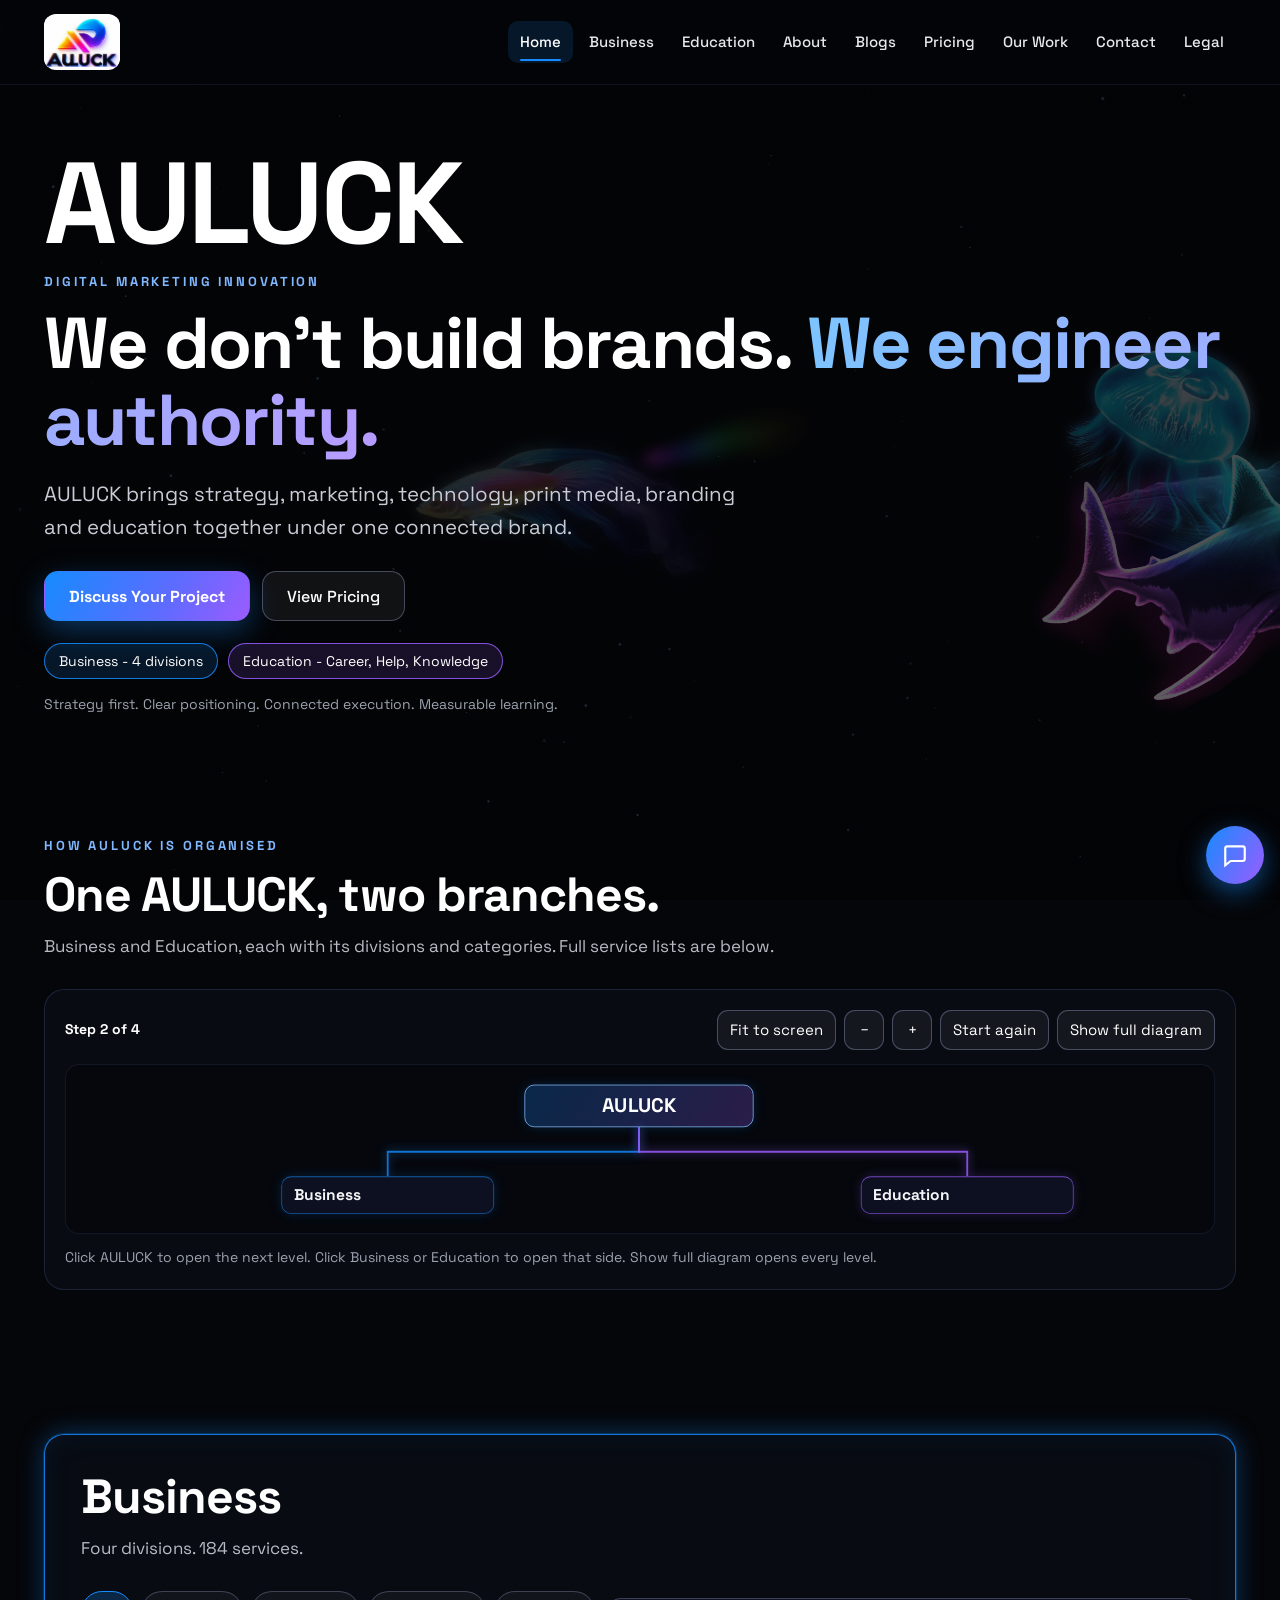
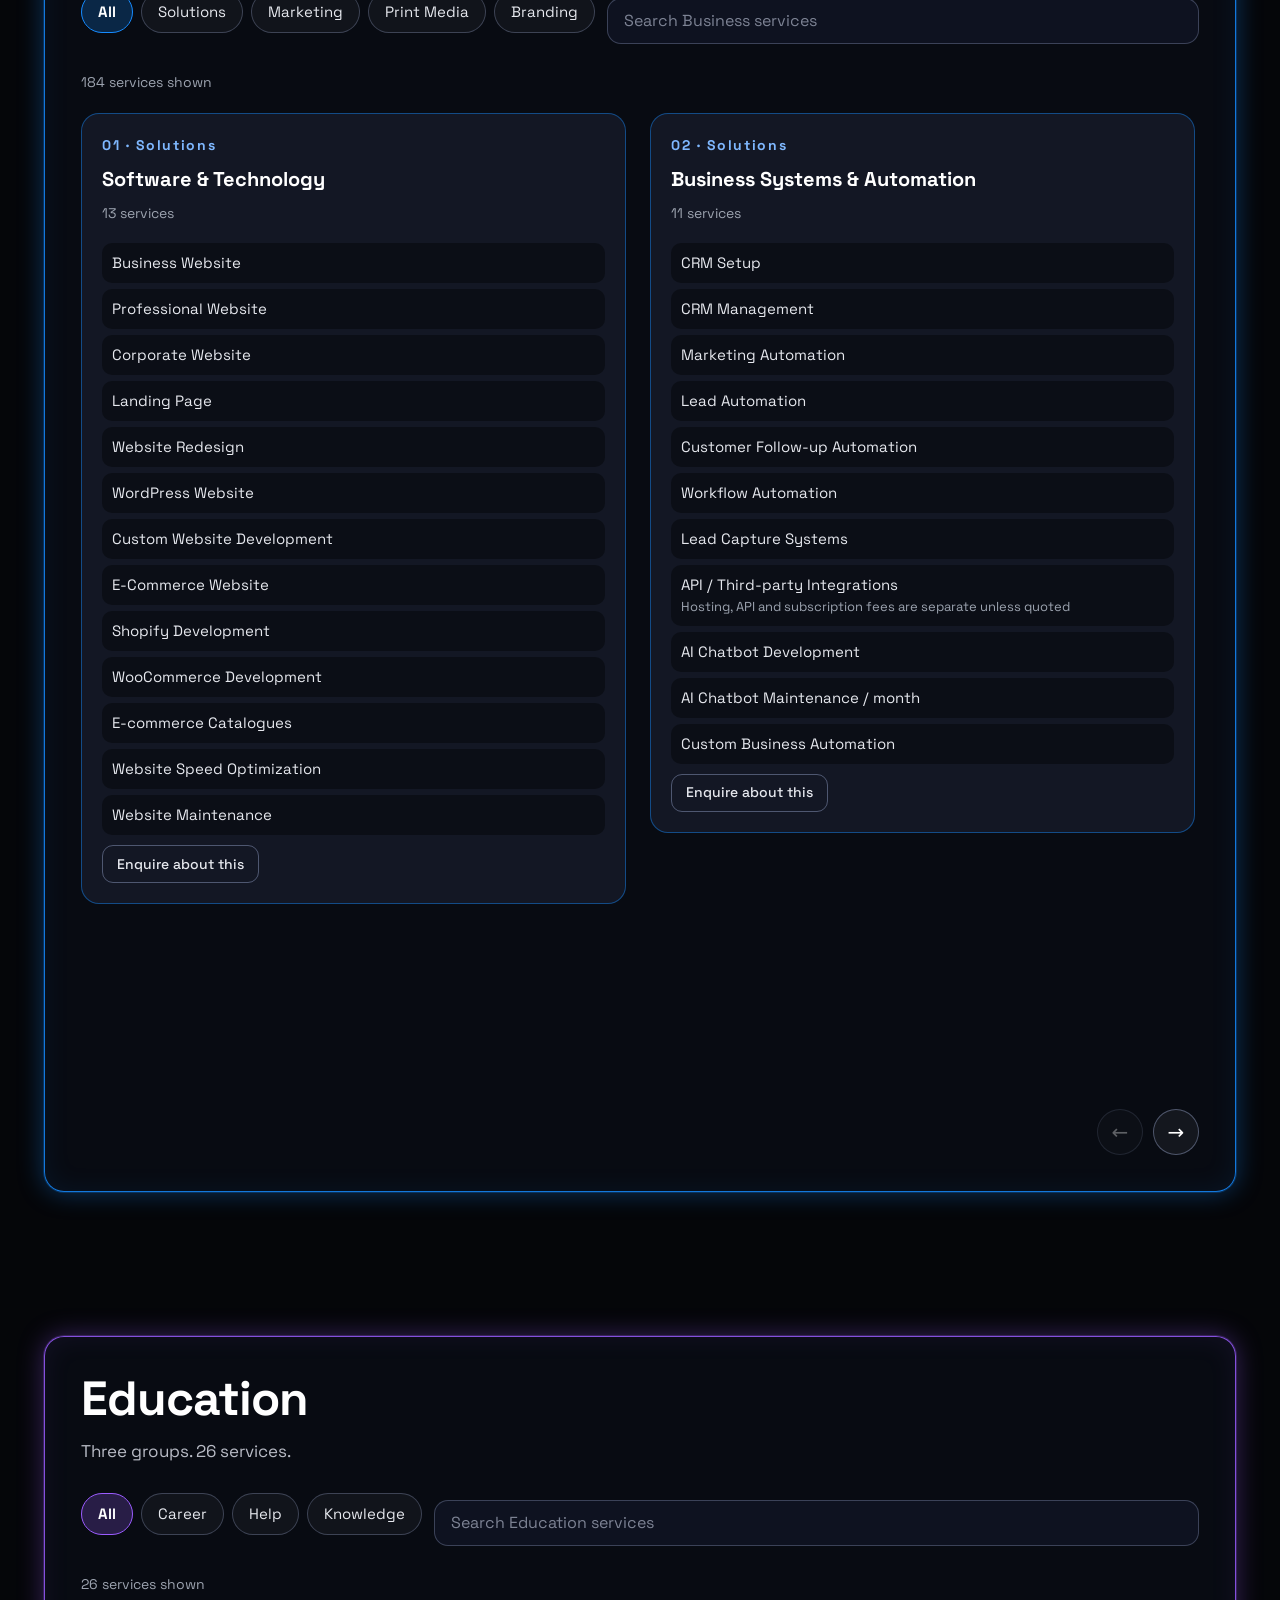
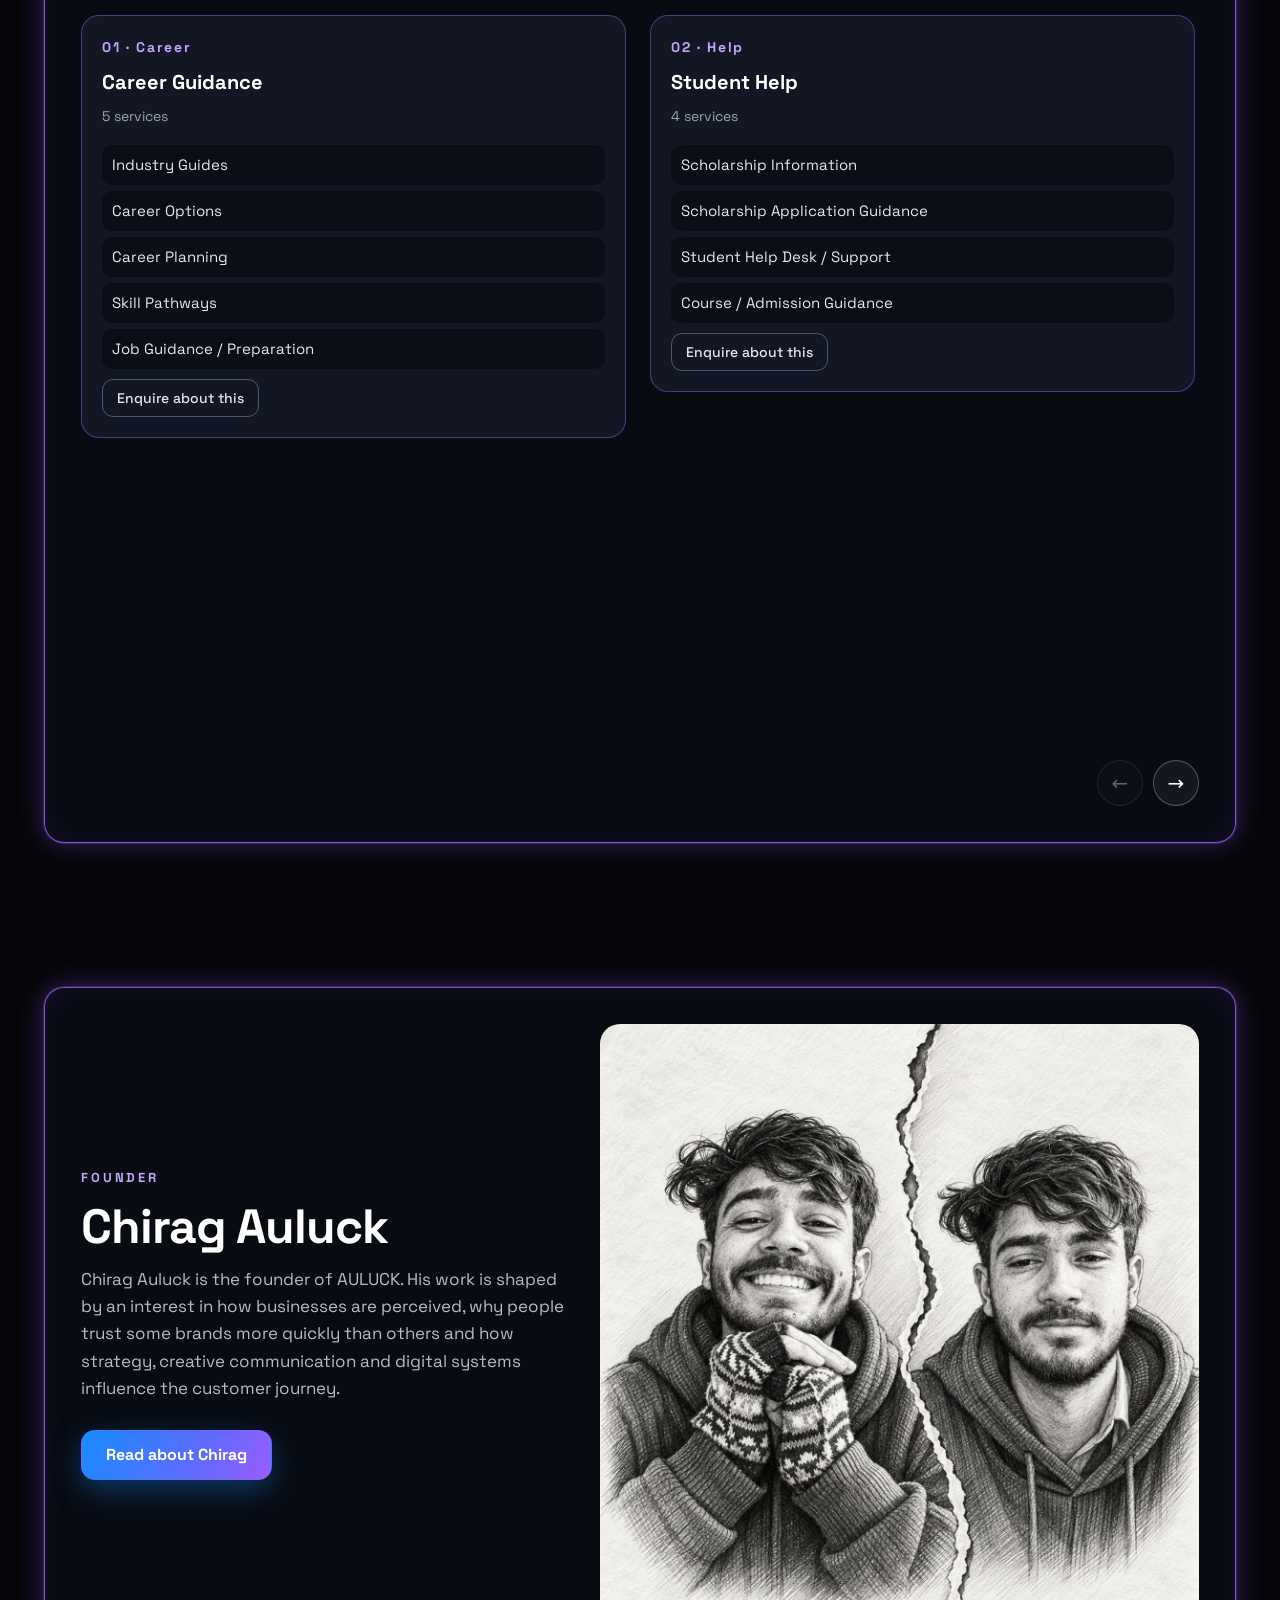
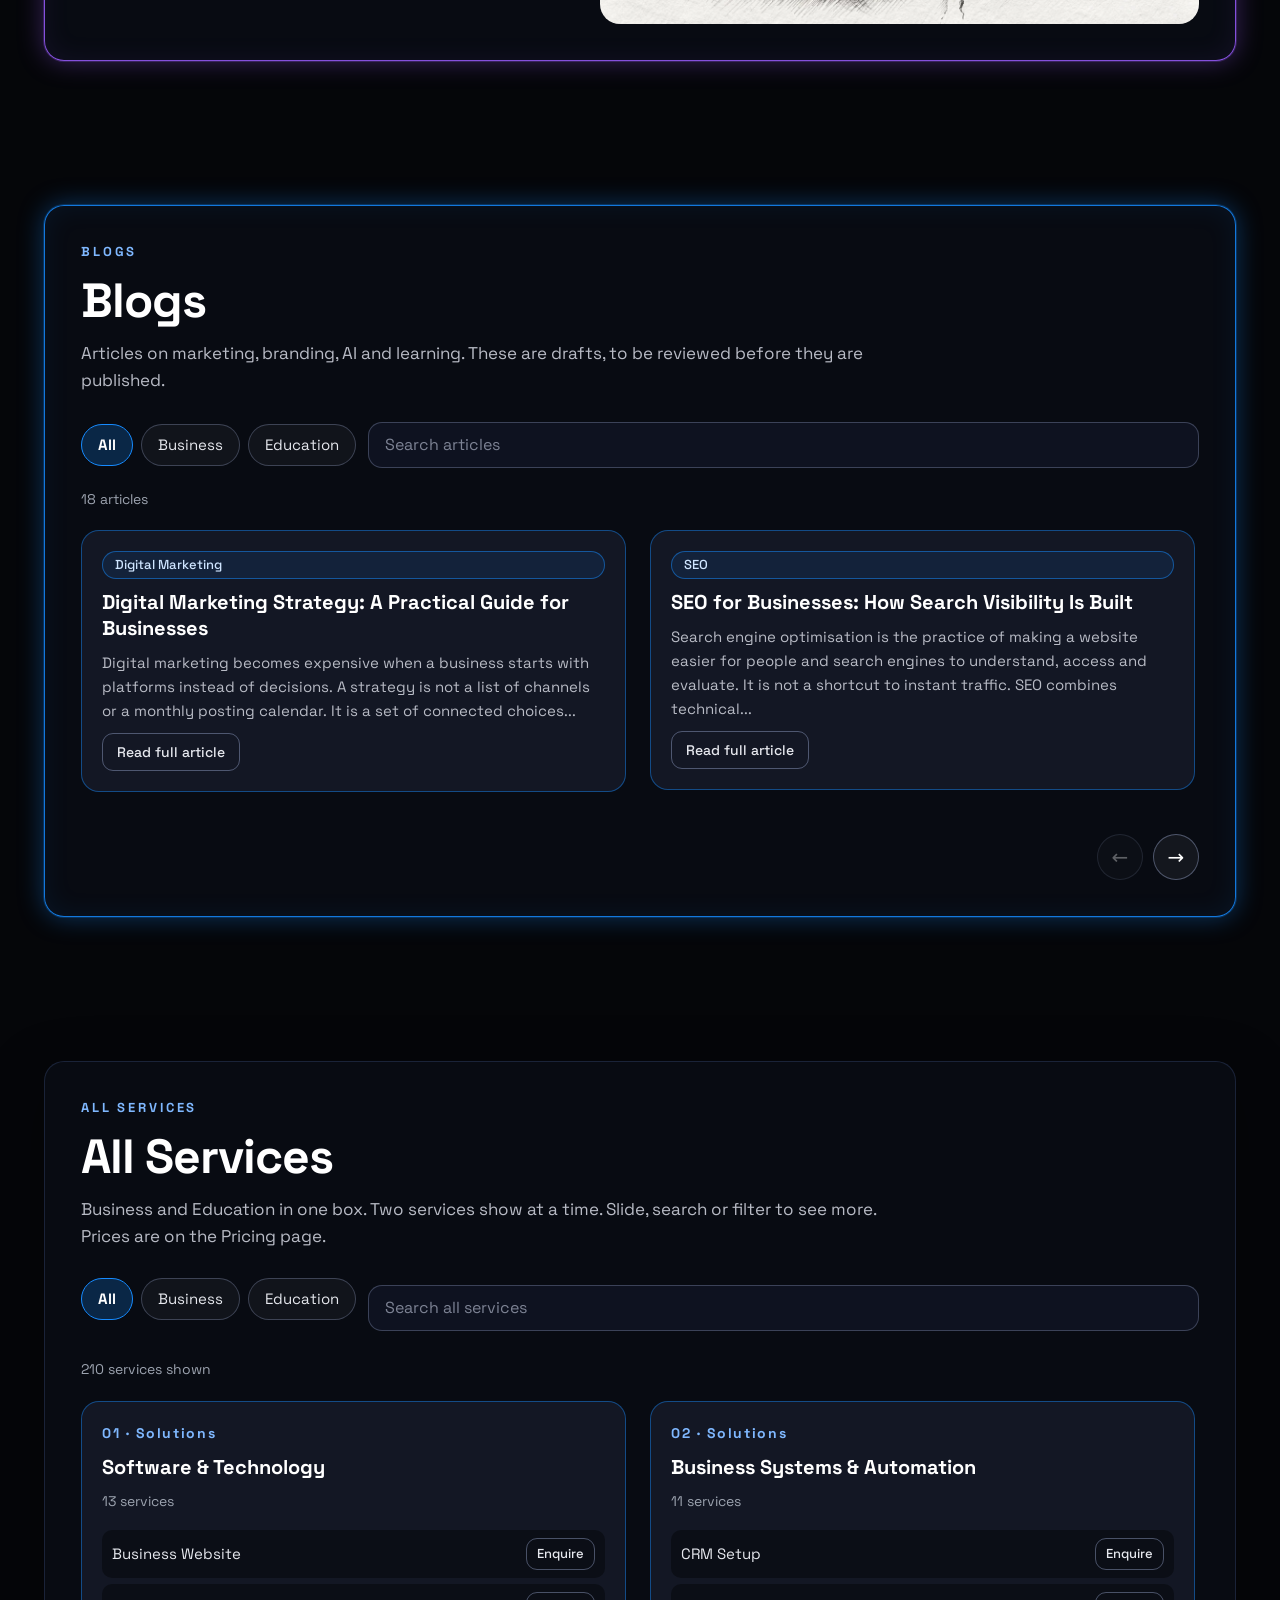
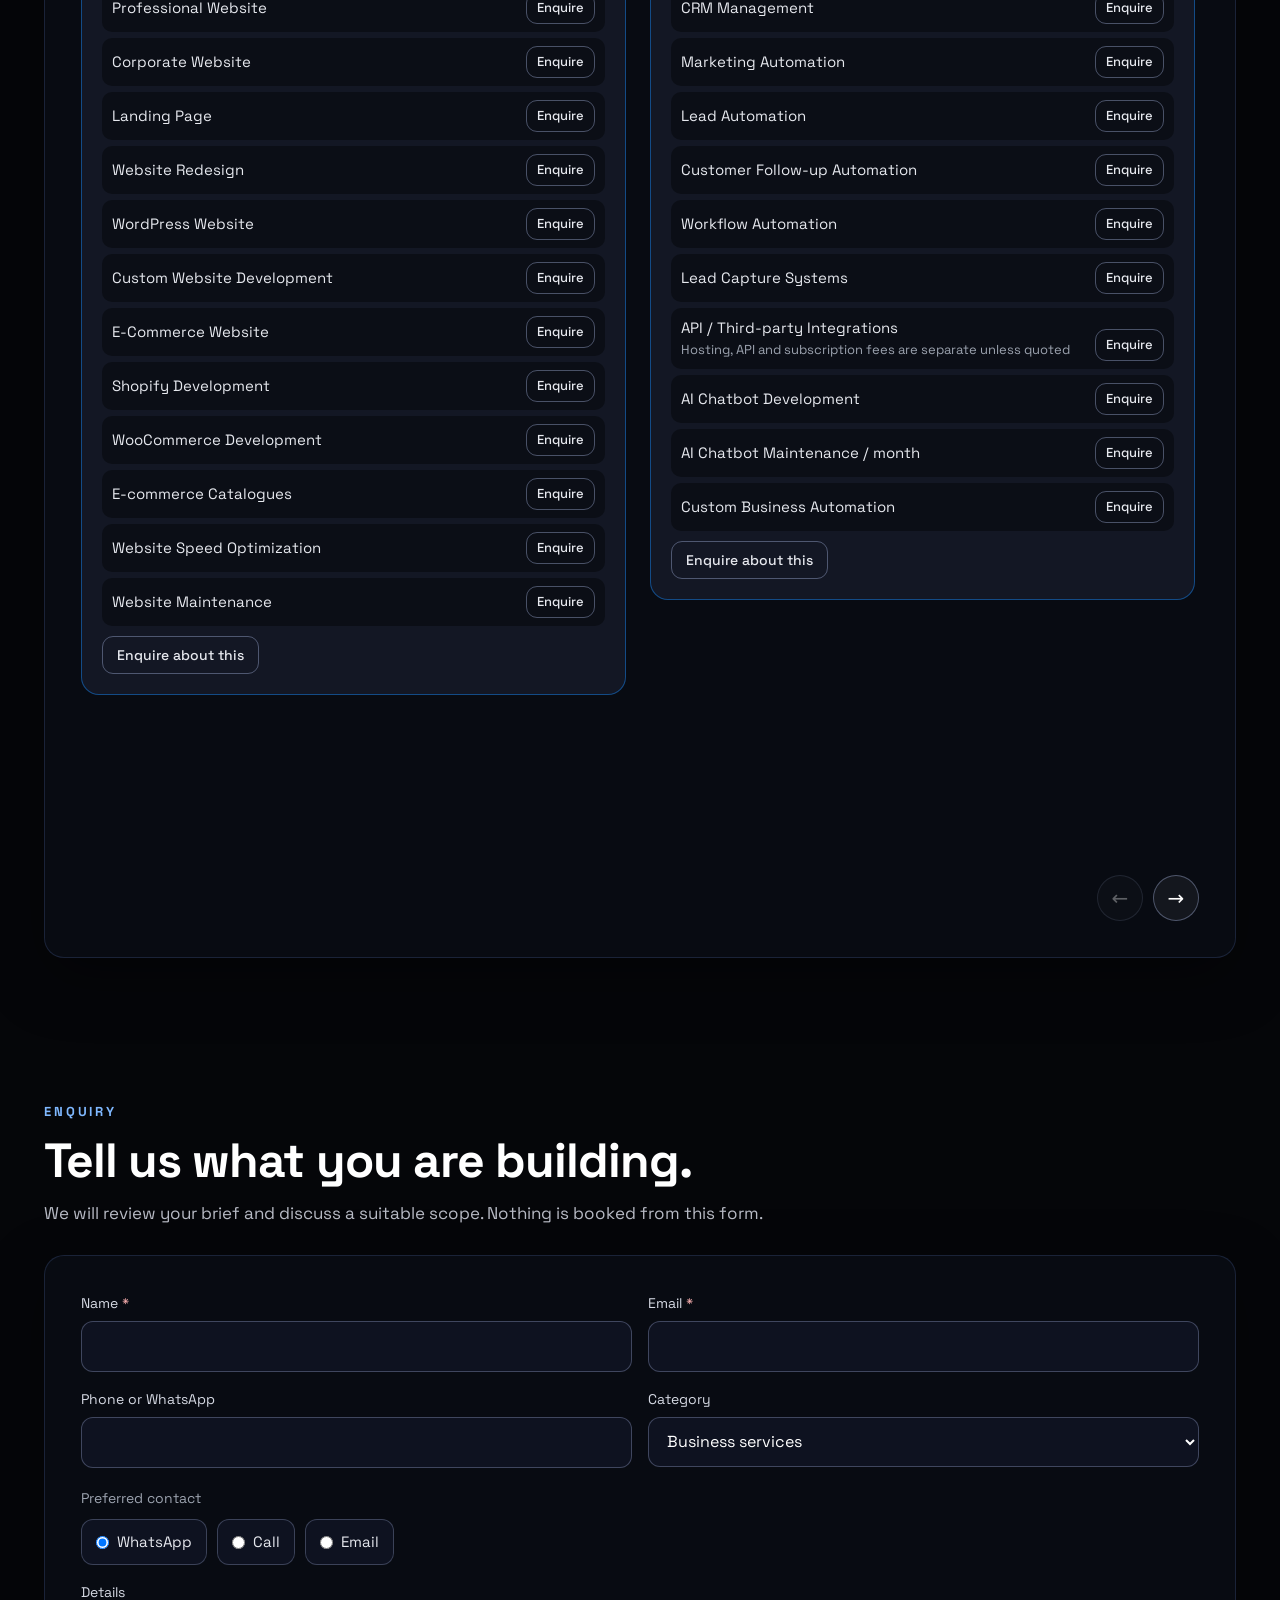
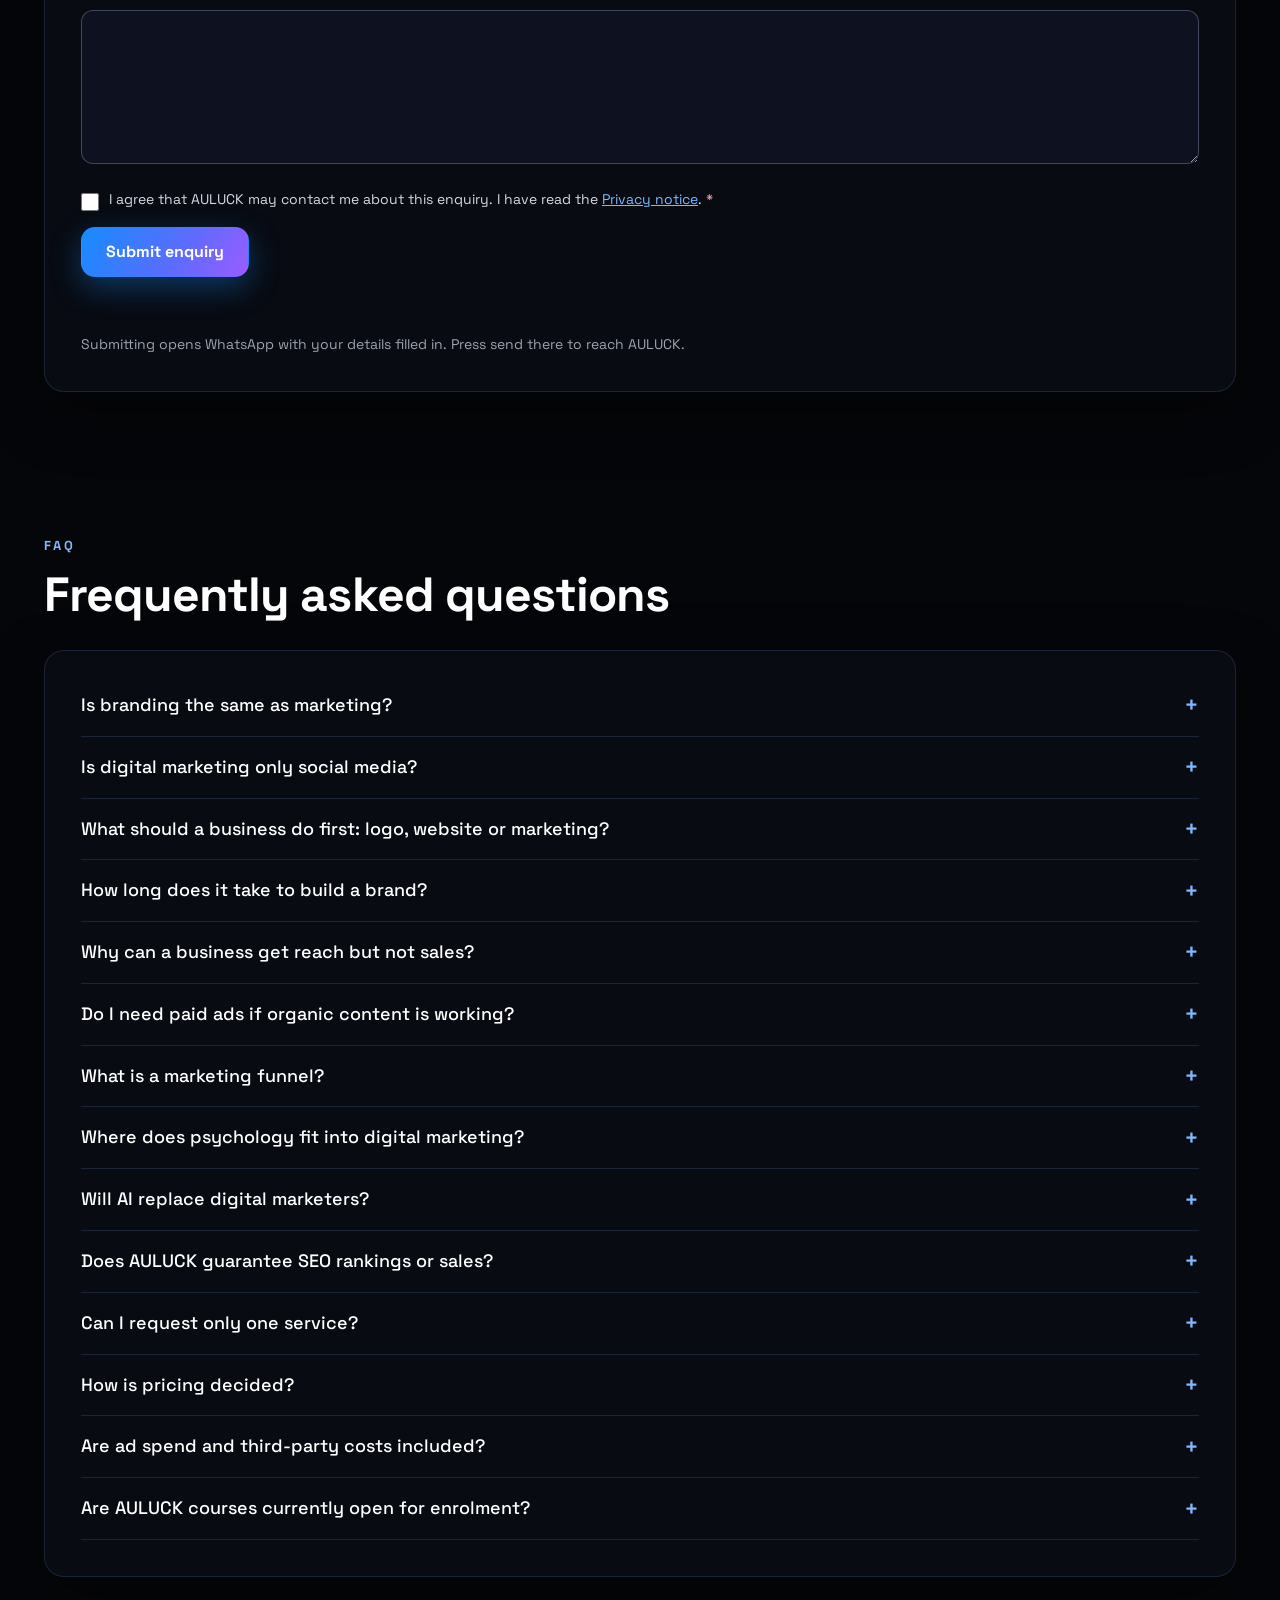
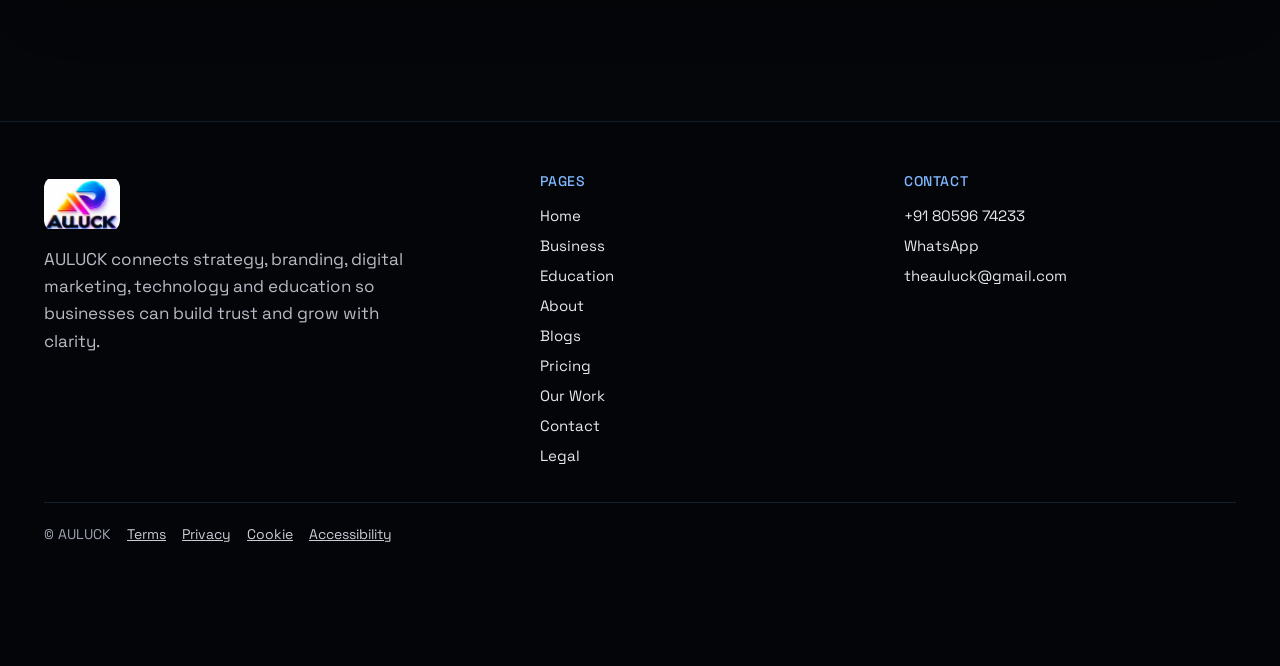
<file: index.html>
<!doctype html>
<html lang="en">
<head>
<meta charset="utf-8">
<meta name="viewport" content="width=device-width,initial-scale=1">
<title>AULUCK | Digital Marketing, Branding, AI &amp; Growth Solutions</title>
<meta name="description" content="AULUCK connects strategy, branding, digital marketing, technology, AI and creative execution to help businesses build trust and grow with clarity.">
<link rel="icon" href="data:,">
<link rel="stylesheet" href="assets/css/site.css">
</head>
<body data-page="home">
<canvas id="bg" aria-hidden="true"></canvas>
<div class="shade" aria-hidden="true"></div>
<a class="skip" href="#main">Skip to content</a>
<header class="top"><div class="wrap"><div class="bar"><a class="logo" href="index.html" aria-label="AULUCK home"><img src="assets/img/logo-crop.jpg" alt="AULUCK logo" width="76" height="56"></a><button class="menu-btn" type="button" aria-expanded="false" aria-controls="site-nav">Menu</button><nav class="main" id="site-nav" aria-label="Main"><a href="index.html" aria-current="page">Home</a><a href="business.html">Business</a><a href="education.html">Education</a><a href="about.html">About</a><a href="blogs.html">Blogs</a><a href="pricing.html">Pricing</a><a href="our-work.html">Our Work</a><a href="contact.html">Contact</a><a href="legal.html">Legal</a></nav></div></div></header>
<main id="main">
<section class="hero"><div class="wrap hero-grid no-art"><div><div class="brand-big">AULUCK</div><div class="eyebrow">DIGITAL MARKETING INNOVATION</div><h1>We don&rsquo;t build brands. <span class="grad">We engineer authority.</span></h1><p class="lead" style="margin-top:20px">AULUCK brings strategy, marketing, technology, print media, branding and education together under one connected brand.</p><div class="btn-row"><a class="btn p" href="#enquiry">Discuss Your Project</a><a class="btn s" href="#services">View Pricing</a></div><div class="chips"><a class="chip b" href="#structure">Business - 4 divisions</a><a class="chip e" href="#structure">Education - Career, Help, Knowledge</a></div><p class="note" style="margin-top:14px">Strategy first. Clear positioning. Connected execution. Measurable learning.</p></div></div></section>
<section class="sec" id="structure"><div class="wrap"><div class="sec-head"><div class="eyebrow">How AULUCK is organised</div><h2>One AULUCK, two branches.</h2><p>Business and Education, each with its divisions and categories. Full service lists are below.</p></div><div class="dg " data-dg="both"><div class="dg-bar"><div class="crumb">AULUCK</div><div class="dg-ctrl"><button type="button" data-dgc="fit">Fit to screen</button><button type="button" data-dgc="out" aria-label="Zoom out">&minus;</button><button type="button" data-dgc="in" aria-label="Zoom in">+</button><button type="button" data-dgc="reset">Start again</button><button type="button" data-dgc="all">Show full diagram</button></div></div><div class="dg-stage"><div class="dg-sizer"><div class="dg-canvas"></div></div></div><p class="dg-note">Click AULUCK to open the next level. Click Business or Education to open that side. Show full diagram opens every level.</p></div>
</div></section>
<section class="sec" id="business"><div class="wrap"><div class="box ring-b"><div class="sec-head"><h2>Business</h2><p>Four divisions. 184 services.</p></div><div class="svc" data-svc="business" data-mode="slider"><div class="toolbar"><div class="svc-tabs-host seg"></div><div class="search"><input type="search" aria-label="Search Business services" placeholder="Search Business services"></div></div><p class="count"></p><div class="svc-host"></div></div>
</div></div></section>
<section class="sec" id="education"><div class="wrap"><div class="box ring-e"><div class="sec-head"><h2>Education</h2><p>Three groups. 26 services.</p></div><div class="svc" data-svc="education" data-mode="slider"><div class="toolbar"><div class="svc-tabs-host seg"></div><div class="search"><input type="search" aria-label="Search Education services" placeholder="Search Education services"></div></div><p class="count"></p><div class="svc-host"></div></div>
</div></div></section>
<section class="sec"><div class="wrap"><div class="box ring-e"><div class="founder-grid" style="gap:28px"><div><div class="eyebrow pu">Founder</div><h2>Chirag Auluck</h2><p style="margin-top:12px">Chirag Auluck is the founder of AULUCK. His work is shaped by an interest in how businesses are perceived, why people trust some brands more quickly than others and how strategy, creative communication and digital systems influence the customer journey.</p><div class="btn-row"><a class="btn p" href="about.html#founder">Read about Chirag</a></div></div><figure class="hero-art plain-img" style="aspect-ratio:1254/1254"><img src="assets/img/founder-chirag.webp" alt="Chirag Auluck, founder of AULUCK" decoding="async"></figure></div></div></div></section>
<section class="sec" id="blogs"><div class="wrap"><div class="box ring-b" data-blogs data-mode="slider"><div class="sec-head"><div class="eyebrow">Blogs</div><h2>Blogs</h2><p>Articles on marketing, branding, AI and learning. These are drafts, to be reviewed before they are published.</p></div><div class="toolbar"><div class="blog-tabs seg"></div><div class="search"><input type="search" aria-label="Search articles" placeholder="Search articles"></div></div><p class="count"></p><div class="blog-host"></div></div></div></section>
<section class="sec" id="services"><div class="wrap"><div class="box"><div class="sec-head"><div class="eyebrow">All services</div><h2>All Services</h2><p>Business and Education in one box. Two services show at a time. Slide, search or filter to see more. Prices are on the Pricing page.</p></div><div class="svc" data-svc="all" data-mode="slider"><div class="toolbar"><div class="svc-tabs-host seg"></div><div class="search"><input type="search" aria-label="Search all services" placeholder="Search all services"></div></div><p class="count"></p><div class="svc-host"></div></div>
</div></div></section>
<section class="sec" id="enquiry"><div class="wrap"><div class="sec-head"><div class="eyebrow">Enquiry</div><h2>Tell us what you are building.</h2><p>We will review your brief and discuss a suitable scope. Nothing is booked from this form.</p></div><div class="box"><form class="enq" novalidate><div><label for="e-name">Name <span class="req">*</span></label><input class="field" id="e-name" name="name" required autocomplete="name"></div><div><label for="e-email">Email <span class="req">*</span></label><input class="field" id="e-email" name="email" type="email" required autocomplete="email"></div><div><label for="e-phone">Phone or WhatsApp</label><input class="field" id="e-phone" name="phone" type="tel" autocomplete="tel"></div><div><label for="e-cat">Category</label><select class="field" id="e-cat" name="category"><option>Business services</option><option>Education</option><option>Not sure yet</option></select></div><div class="full"><span class="note">Preferred contact</span><div class="radios" style="margin-top:8px"><label><input type="radio" name="contact" value="WhatsApp" checked> WhatsApp</label><label><input type="radio" name="contact" value="Call"> Call</label><label><input type="radio" name="contact" value="Email"> Email</label></div></div><div class="full"><label for="e-details">Details</label><textarea class="field" id="e-details" name="details" rows="5"></textarea></div><div class="full consent"><input type="checkbox" id="e-consent" name="consent" required><label for="e-consent" style="margin:0">I agree that AULUCK may contact me about this enquiry. I have read the <button type="button" data-legal="privacy" style="background:none;border:0;color:#7FB8FF;text-decoration:underline;cursor:pointer;font:inherit;padding:0">Privacy notice</button>. <span class="req">*</span></label></div><div class="full btn-row" style="margin-top:0"><button class="btn p" type="submit">Submit enquiry</button></div><p class="form-status full" aria-live="polite"></p><p class="enq-note full">Submitting opens WhatsApp with your details filled in. Press send there to reach AULUCK.</p></form></div></div></section>
<section class="sec" id="faq"><div class="wrap"><div class="sec-head"><div class="eyebrow">FAQ</div><h2>Frequently asked questions</h2></div><div class="box"><details class="faq"><summary>Is branding the same as marketing?</summary><p>No. Branding shapes identity, meaning, recognition and expectations. Marketing is the broader system of understanding demand, creating value, communicating an offer and reaching customers. Branding supports marketing, but the two are not interchangeable.</p></details><details class="faq"><summary>Is digital marketing only social media?</summary><p>No. Digital marketing includes search, websites, analytics, email, paid media, social platforms, marketplaces, CRM and other digital touchpoints. Social media is one channel within a wider customer journey.</p></details><details class="faq"><summary>What should a business do first: logo, website or marketing?</summary><p>Start with strategic clarity. Define the audience, problem, offer and positioning. Then build the identity and digital assets that communicate that strategy. The right order depends on the business and its current assets.</p></details><details class="faq"><summary>How long does it take to build a brand?</summary><p>A visual identity can be produced within an agreed project schedule. Brand strength takes longer because memory, trust and reputation develop through repeated exposure and customer experience. Separate asset-production timelines from long-term market perception.</p></details><details class="faq"><summary>Why can a business get reach but not sales?</summary><p>Reach is an attention measure. Sales also depend on relevance, offer quality, trust, price, timing, friction, lead quality and the sales process. Review the full journey rather than assuming more reach will solve the problem.</p></details><details class="faq"><summary>Do I need paid ads if organic content is working?</summary><p>Not automatically. Organic and paid channels have different roles. The right mix depends on the objective, economics, audience behaviour and maturity of the offer. Advertising should be tested with a clear budget and reliable tracking.</p></details><details class="faq"><summary>What is a marketing funnel?</summary><p>A funnel describes the journey from awareness and consideration to conversion and retention. It helps a business identify where suitable customers are getting stuck and what should be improved.</p></details><details class="faq"><summary>Where does psychology fit into digital marketing?</summary><p>Psychology helps explain attention, perception, trust, comparison, decision friction and memory. It should be applied ethically to improve clarity and relevance, not to deceive or pressure customers.</p></details><details class="faq"><summary>Will AI replace digital marketers?</summary><p>AI can accelerate parts of research, production, analysis and operations. It does not remove the need for market judgement, positioning, commercial thinking, verification, creativity and relationship management.</p></details><details class="faq"><summary>Does AULUCK guarantee SEO rankings or sales?</summary><p>No. Search rankings, reach, leads and sales depend on multiple factors outside any one provider’s control. AULUCK should agree scope, measurement and reporting, but must not guarantee a fixed outcome.</p></details><details class="faq"><summary>Can I request only one service?</summary><p>Yes. A project can be scoped around an individual service or a combination of capabilities where the requirements justify it.</p></details><details class="faq"><summary>How is pricing decided?</summary><p>Starting prices are on the Pricing page. Services with a fixed starting price show it there, and services that need a scope are marked Get Quote. Prices are to be confirmed by AULUCK. Quotes depend on scope, deliverables, complexity, timeline and third-party costs.</p></details><details class="faq"><summary>Are ad spend and third-party costs included?</summary><p>They are separate unless the written quotation specifically includes them. This may include media spend, influencer fees, printing, domain, hosting, software, APIs, subscriptions and other external costs.</p></details><details class="faq"><summary>Are AULUCK courses currently open for enrolment?</summary><p>Course materials and course portfolio are reported prepared. Current enrolment status, launch dates, fees, course format and certificate policy must be confirmed on the relevant course page before a learner registers.</p></details></div></div></section>

</main>
<footer class="site"><div class="wrap"><div class="foot-grid"><div><a class="logo" href="index.html" aria-label="AULUCK home"><img src="assets/img/logo-crop.jpg" alt="AULUCK logo" width="76" height="56"></a><p style="margin-top:14px;max-width:360px">AULUCK connects strategy, branding, digital marketing, technology and education so businesses can build trust and grow with clarity.</p></div><div><h5>Pages</h5><a href="index.html">Home</a><a href="business.html">Business</a><a href="education.html">Education</a><a href="about.html">About</a><a href="blogs.html">Blogs</a><a href="pricing.html">Pricing</a><a href="our-work.html">Our Work</a><a href="contact.html">Contact</a><a href="legal.html">Legal</a></div><div><h5>Contact</h5><a data-tel href="tel:+918059674233">+91 80596 74233</a><a data-wa href="https://wa.me/918059674233">WhatsApp</a><a href="mailto:theauluck@gmail.com">theauluck@gmail.com</a></div></div><div class="legal-row"><span>&copy; AULUCK</span><button type="button" data-legal="terms">Terms</button><button type="button" data-legal="privacy">Privacy</button><button type="button" data-legal="cookie">Cookie</button><button type="button" data-legal="access">Accessibility</button></div></div></footer>
<div class="fab">
<div class="fab-menu" id="fab-menu" hidden><a data-tel href="tel:+918059674233">Call AULUCK</a><a data-wa href="https://wa.me/918059674233">WhatsApp AULUCK</a></div>
<button class="fab-btn" type="button" aria-expanded="false" aria-controls="fab-menu" aria-label="Call or WhatsApp AULUCK"><svg viewBox="0 0 24 24" fill="none" stroke="currentColor" stroke-width="2" aria-hidden="true"><path d="M21 15.5a2 2 0 0 1-2 2H8l-5 4V6a2 2 0 0 1 2-2h14a2 2 0 0 1 2 2z"/></svg></button></div>
<div id="modal" class="modal" role="dialog" aria-modal="true" aria-labelledby="modal-title" hidden><div class="modal-box"><div class="modal-top"><div id="modal-tag"></div><button class="modal-x" type="button" aria-label="Close">&times;</button></div><div class="modal-scroll" id="modal-scroll"><h2 id="modal-title"></h2><div id="modal-body"></div></div><div class="modal-foot" id="modal-foot"></div></div></div>
<script src="assets/js/bg.js"></script>
<script src="assets/js/config.js"></script>
<script src="assets/js/data.js"></script>
<script src="assets/js/app.js"></script>
<noscript><p class="wrap" style="padding-top:20px">Some lists and the diagram need JavaScript. The main text of each page is still here.</p></noscript>
</body>
</html>
</file>
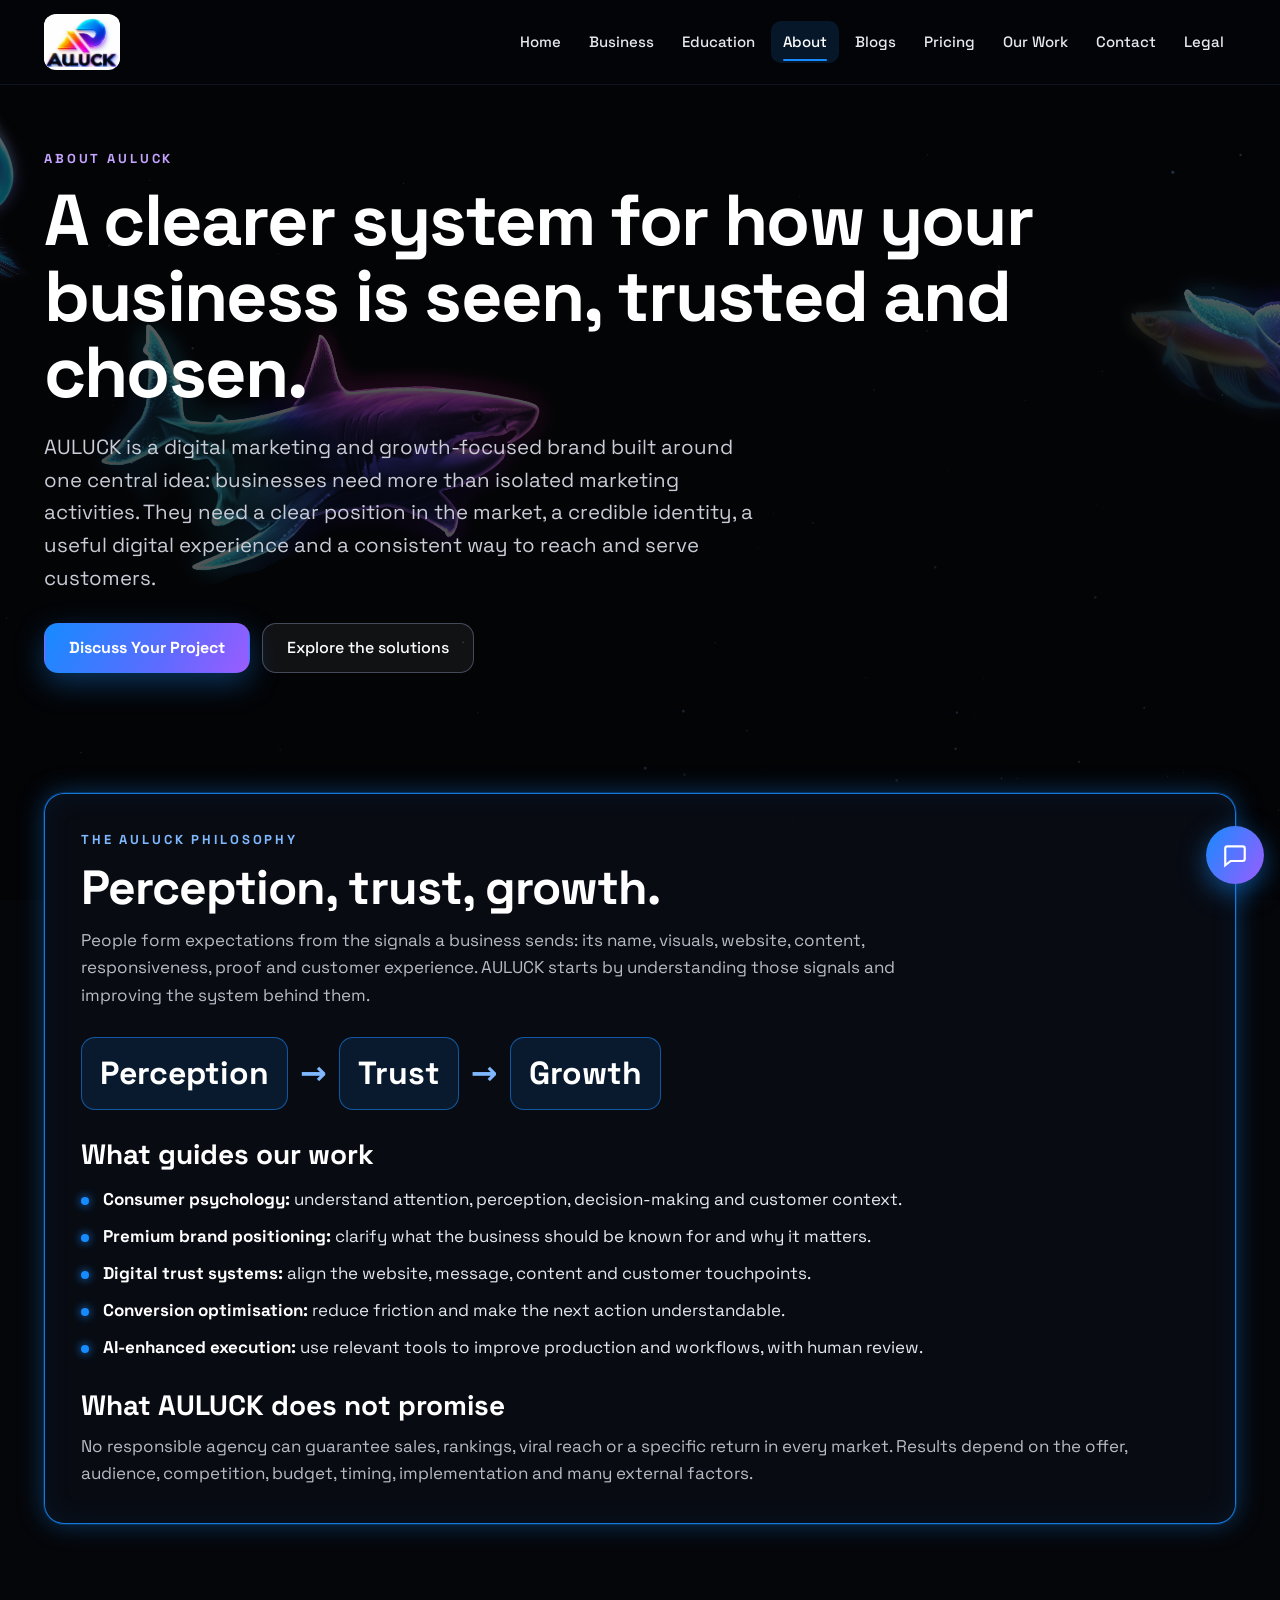
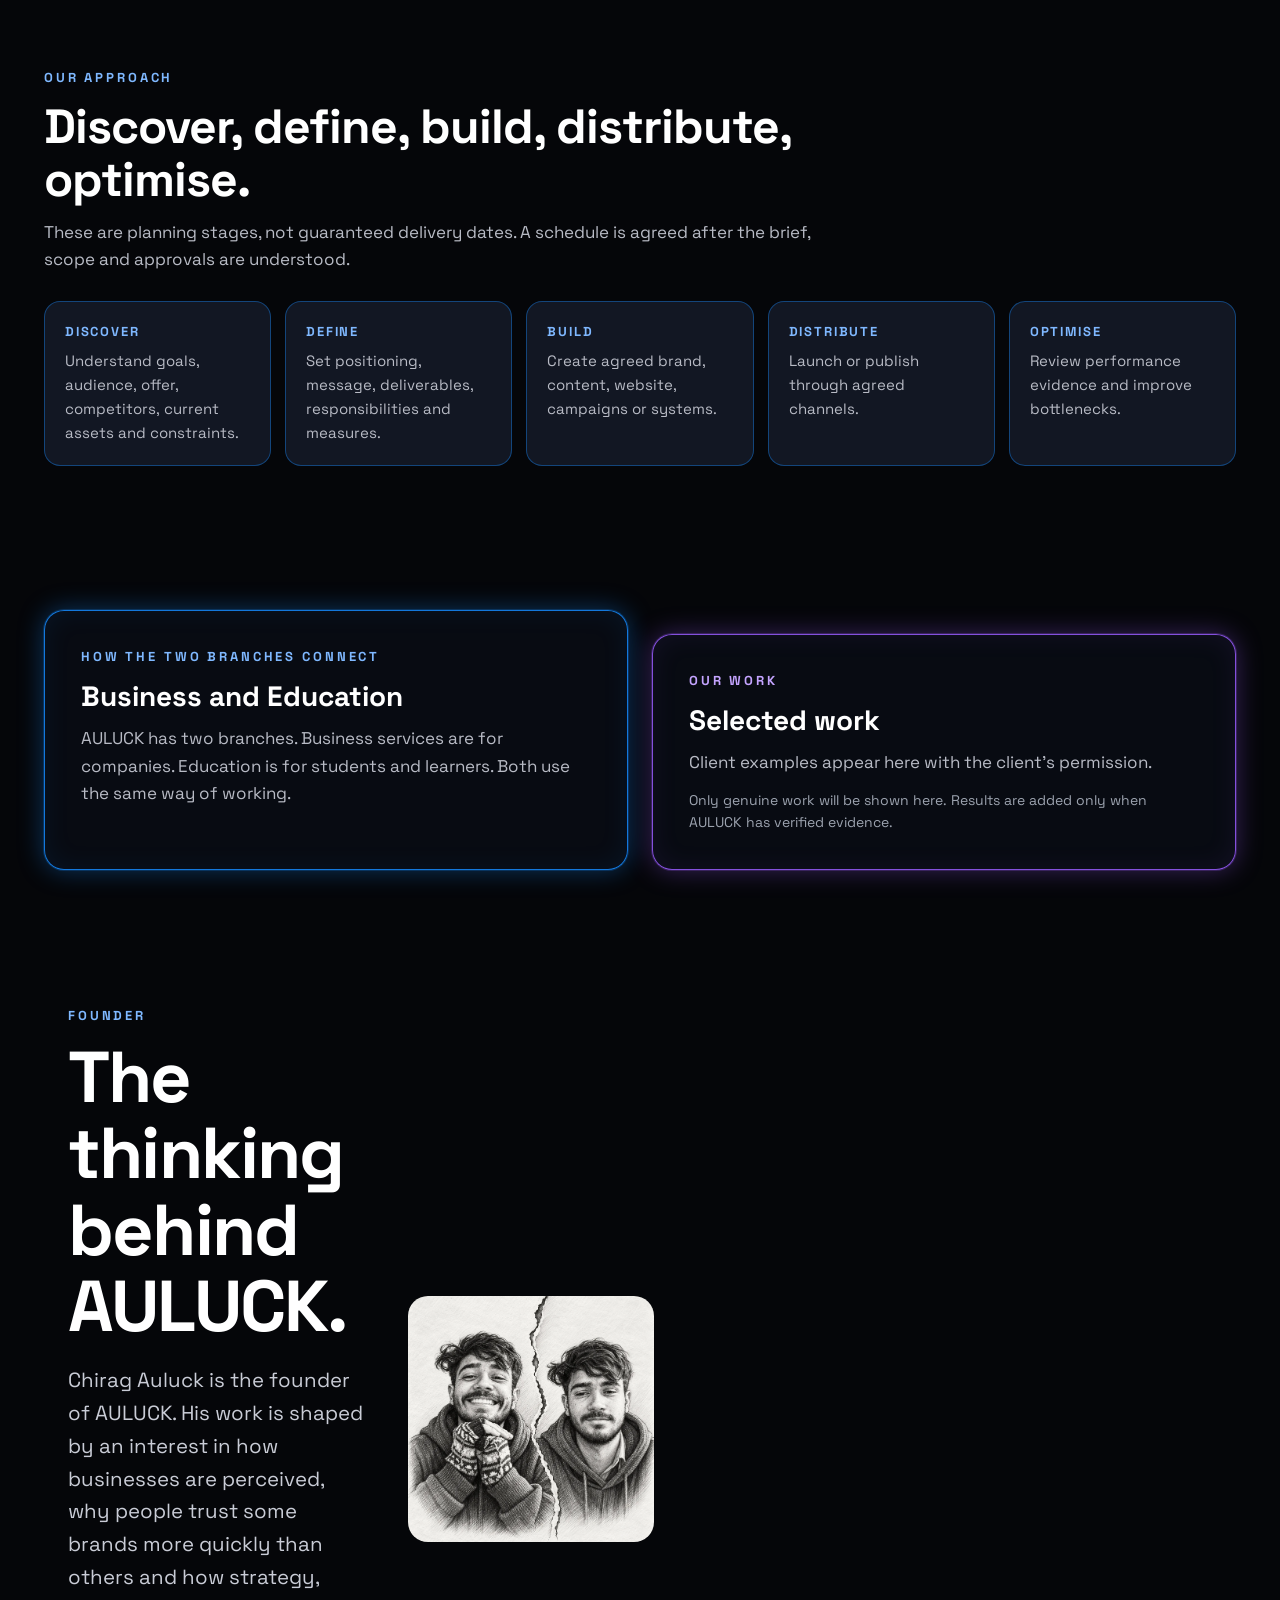
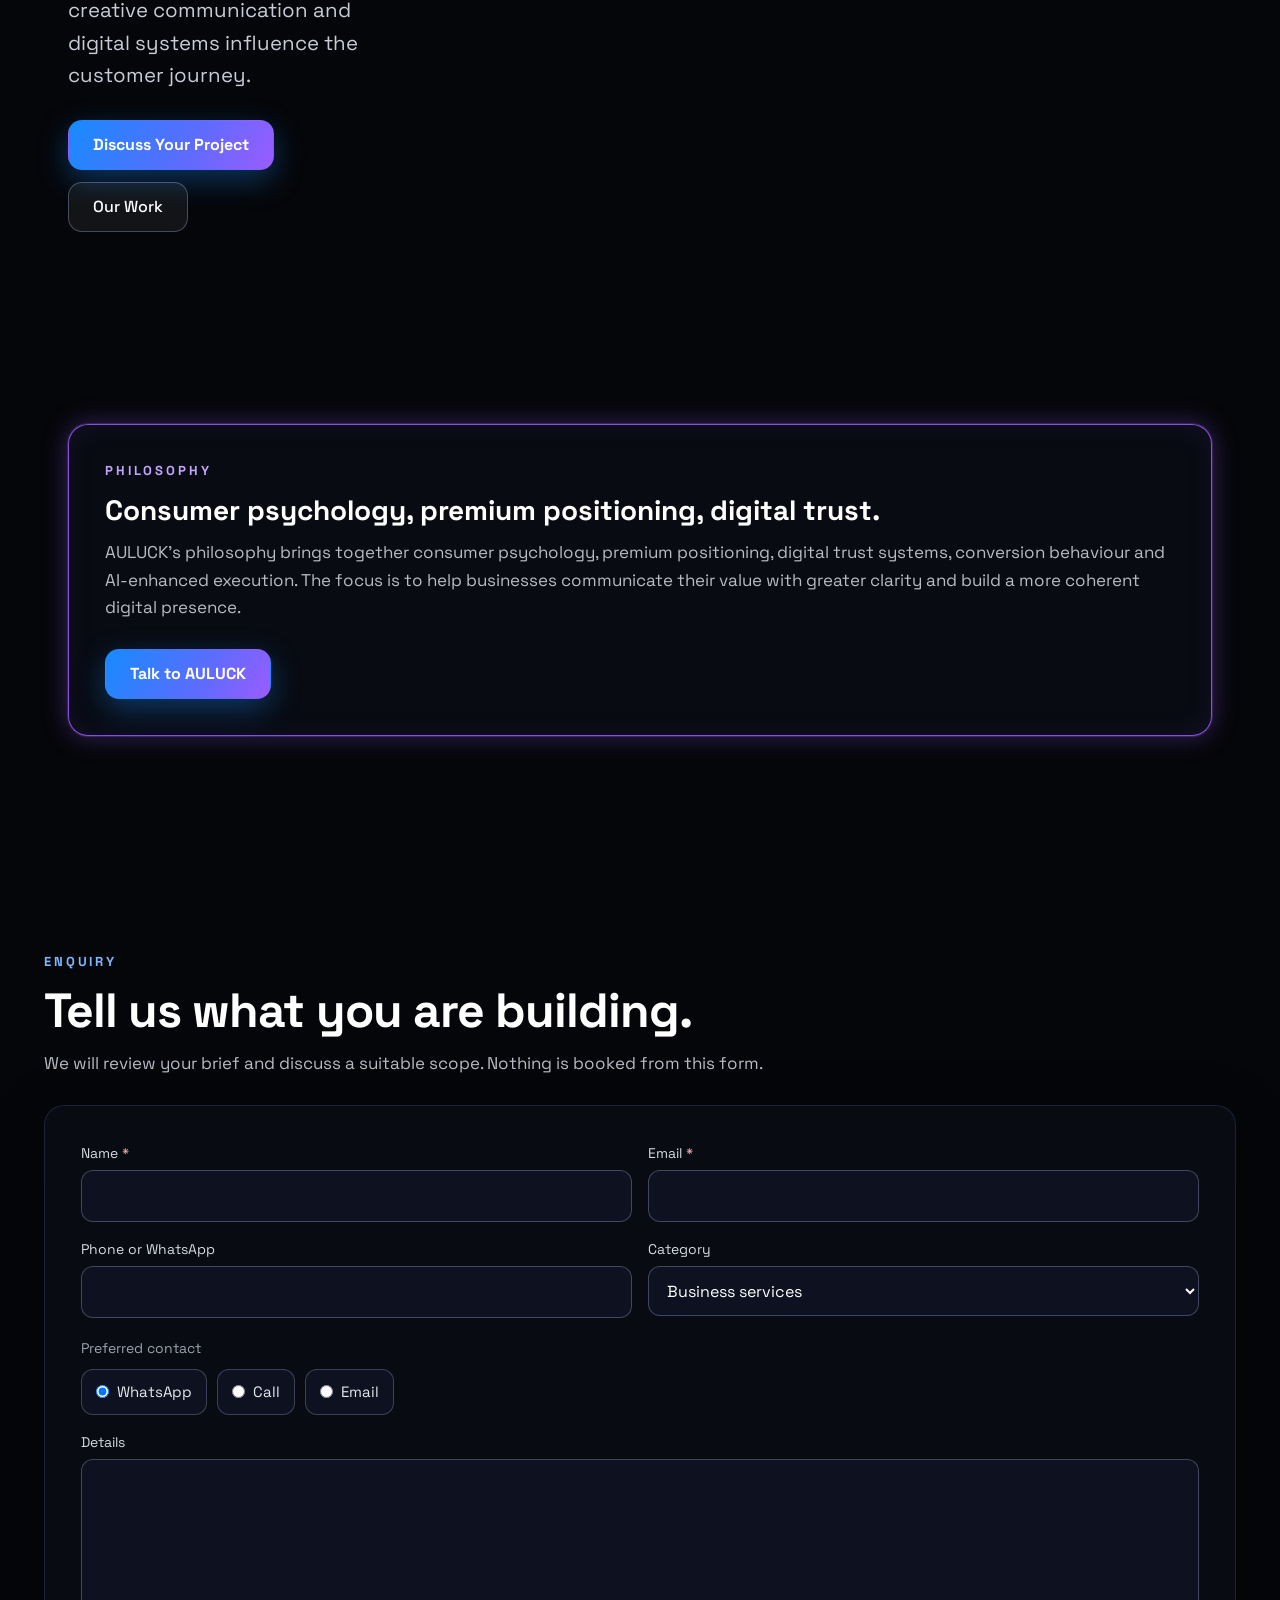
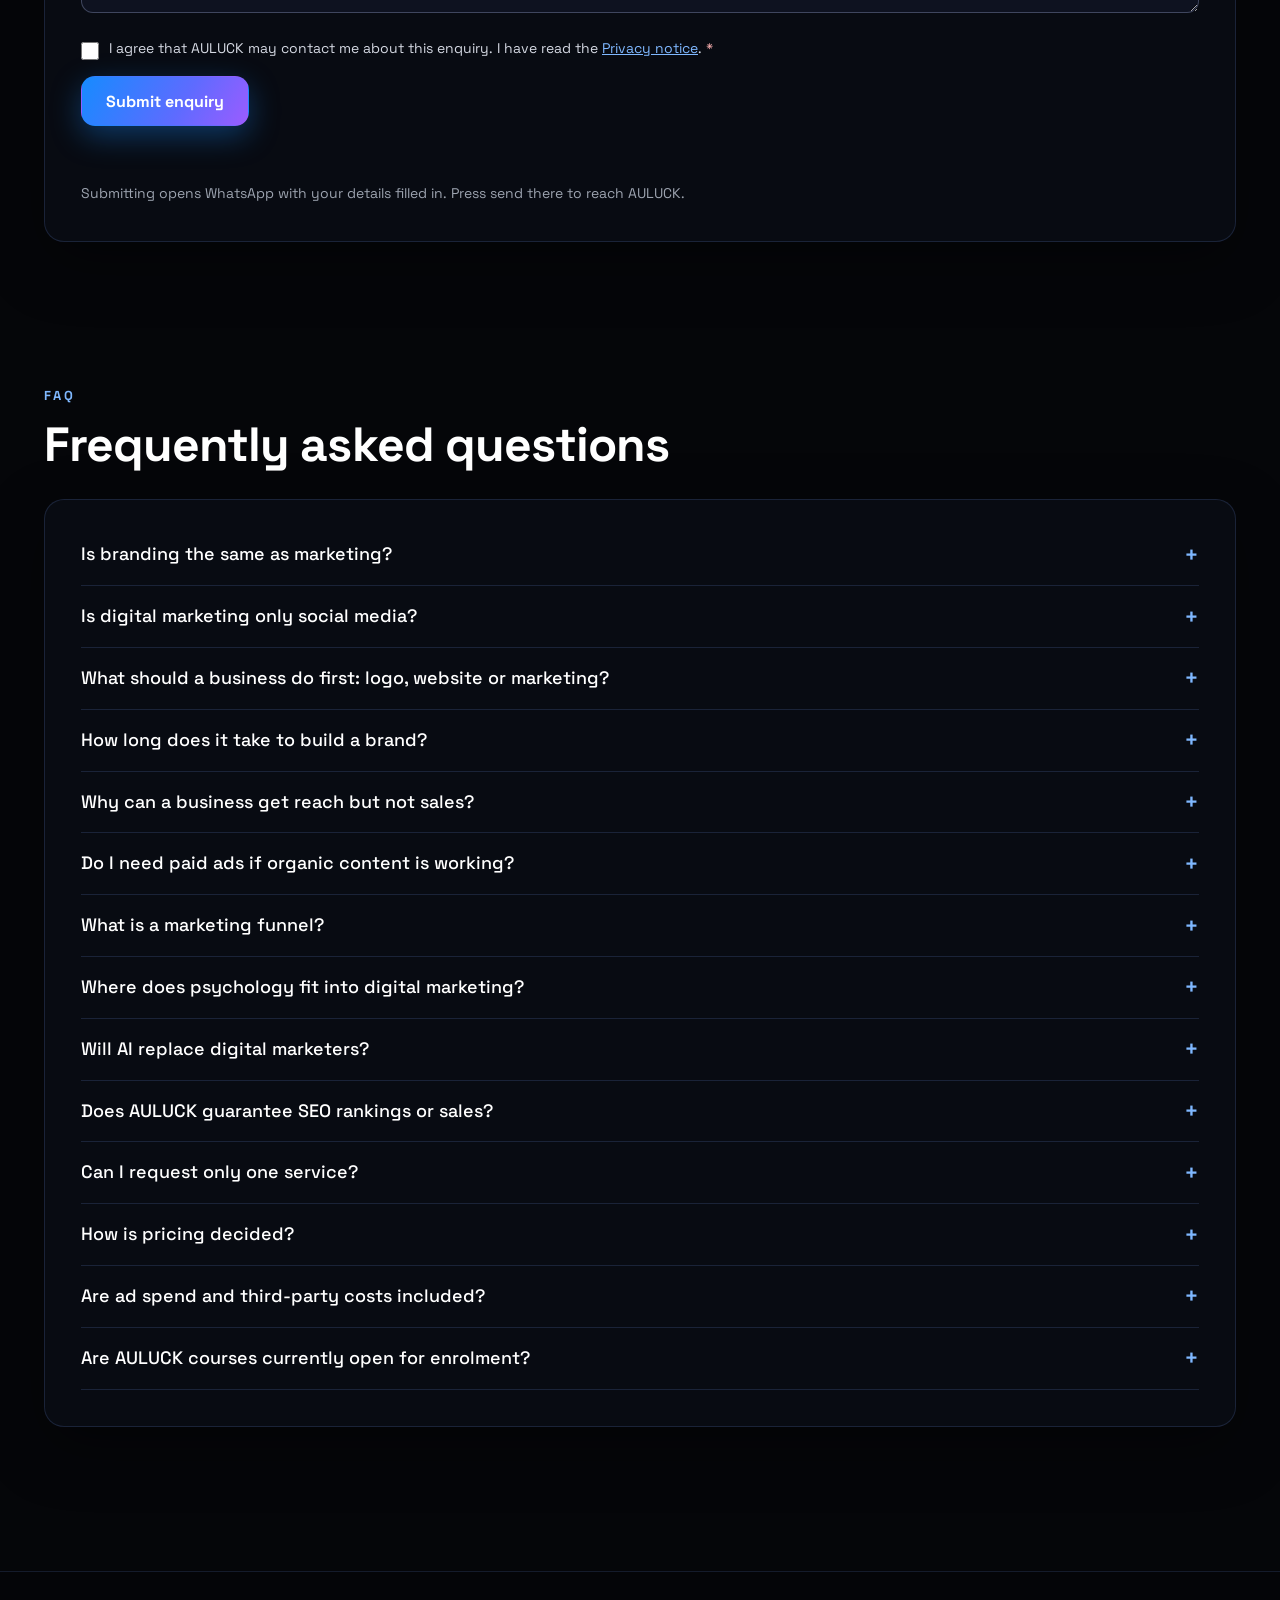
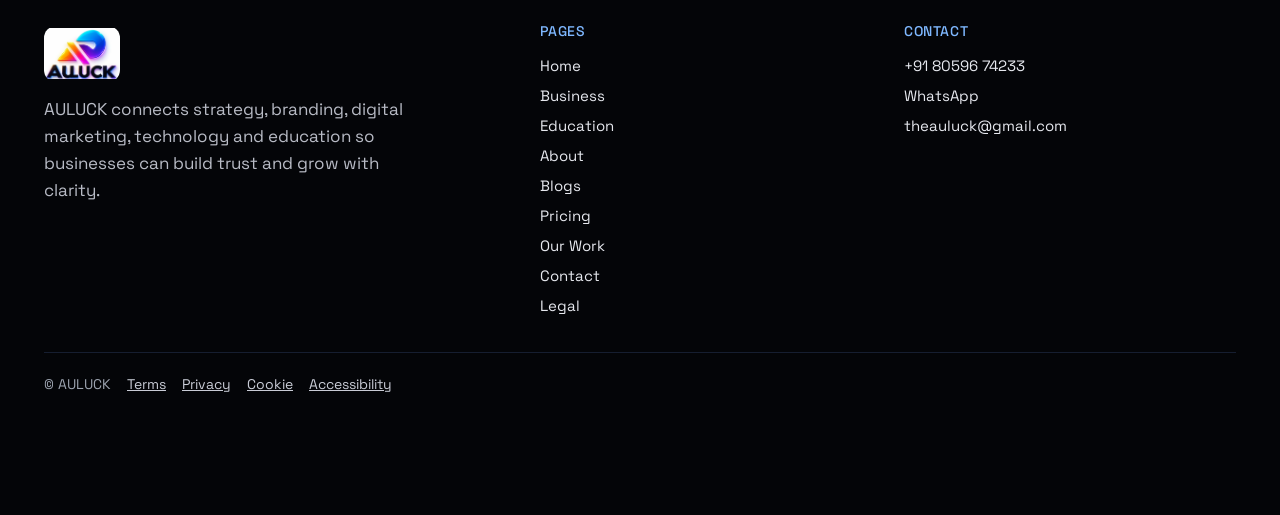
<file: about.html>
<!doctype html>
<html lang="en">
<head>
<meta charset="utf-8">
<meta name="viewport" content="width=device-width,initial-scale=1">
<title>About AULUCK and Founder | Strategy, Branding and Digital Growth</title>
<meta name="description" content="Learn about AULUCK’s connected approach to brand positioning, digital marketing, technology, AI and business growth.">
<link rel="icon" href="data:,">
<link rel="stylesheet" href="assets/css/site.css">
</head>
<body data-page="about">
<canvas id="bg" aria-hidden="true"></canvas>
<div class="shade" aria-hidden="true"></div>
<a class="skip" href="#main">Skip to content</a>
<header class="top"><div class="wrap"><div class="bar"><a class="logo" href="index.html" aria-label="AULUCK home"><img src="assets/img/logo-crop.jpg" alt="AULUCK logo" width="76" height="56"></a><button class="menu-btn" type="button" aria-expanded="false" aria-controls="site-nav">Menu</button><nav class="main" id="site-nav" aria-label="Main"><a href="index.html">Home</a><a href="business.html">Business</a><a href="education.html">Education</a><a href="about.html" aria-current="page">About</a><a href="blogs.html">Blogs</a><a href="pricing.html">Pricing</a><a href="our-work.html">Our Work</a><a href="contact.html">Contact</a><a href="legal.html">Legal</a></nav></div></div></header>
<main id="main">
<section class="hero"><div class="wrap hero-grid no-art"><div><div class="eyebrow pu">About AULUCK</div><h1>A clearer system for how your business is seen, trusted and chosen.</h1><p class="lead" style="margin-top:20px">AULUCK is a digital marketing and growth-focused brand built around one central idea: businesses need more than isolated marketing activities. They need a clear position in the market, a credible identity, a useful digital experience and a consistent way to reach and serve customers.</p><div class="btn-row"><a class="btn p" href="#enquiry">Discuss Your Project</a><a class="btn s" href="business.html">Explore the solutions</a></div></div></div></section>
<section class="sec"><div class="wrap"><div class="box ring-b"><div class="sec-head"><div class="eyebrow">The AULUCK philosophy</div><h2>Perception, trust, growth.</h2><p>People form expectations from the signals a business sends: its name, visuals, website, content, responsiveness, proof and customer experience. AULUCK starts by understanding those signals and improving the system behind them.</p></div><div class="phil"><span>Perception</span><em>&rarr;</em><span>Trust</span><em>&rarr;</em><span>Growth</span></div><h3 style="margin-top:28px">What guides our work</h3><ul class="list"><li><b style="color:#fff">Consumer psychology:</b> understand attention, perception, decision-making and customer context.</li><li><b style="color:#fff">Premium brand positioning:</b> clarify what the business should be known for and why it matters.</li><li><b style="color:#fff">Digital trust systems:</b> align the website, message, content and customer touchpoints.</li><li><b style="color:#fff">Conversion optimisation:</b> reduce friction and make the next action understandable.</li><li><b style="color:#fff">AI-enhanced execution:</b> use relevant tools to improve production and workflows, with human review.</li></ul><h3 style="margin-top:28px">What AULUCK does not promise</h3><p style="margin-top:10px">No responsible agency can guarantee sales, rankings, viral reach or a specific return in every market. Results depend on the offer, audience, competition, budget, timing, implementation and many external factors.</p></div></div></section>
<section class="sec"><div class="wrap"><div class="sec-head"><div class="eyebrow">Our approach</div><h2>Discover, define, build, distribute, optimise.</h2><p>These are planning stages, not guaranteed delivery dates. A schedule is agreed after the brief, scope and approvals are understood.</p></div><div class="steps"><div class="step"><b>Discover</b><p>Understand goals, audience, offer, competitors, current assets and constraints.</p></div><div class="step"><b>Define</b><p>Set positioning, message, deliverables, responsibilities and measures.</p></div><div class="step"><b>Build</b><p>Create agreed brand, content, website, campaigns or systems.</p></div><div class="step"><b>Distribute</b><p>Launch or publish through agreed channels.</p></div><div class="step"><b>Optimise</b><p>Review performance evidence and improve bottlenecks.</p></div></div></div></section>
<section class="sec"><div class="wrap box-grid"><div class="box ring-b"><div class="eyebrow">How the two branches connect</div><h3>Business and Education</h3><p style="margin-top:12px">AULUCK has two branches. Business services are for companies. Education is for students and learners. Both use the same way of working.</p></div><div class="box ring-e"><div class="eyebrow pu">Our work</div><h3>Selected work</h3><p style="margin-top:12px">Client examples appear here with the client&rsquo;s permission.</p><p class="note" style="margin-top:12px">Only genuine work will be shown here. Results are added only when AULUCK has verified evidence.</p></div></div></section>
<section class="hero" id="founder"><div class="wrap hero-grid"><div class="wrap hero-grid"><div><div class="eyebrow">Founder</div><h1>The thinking behind AULUCK.</h1><p class="lead" style="margin-top:20px">Chirag Auluck is the founder of AULUCK. His work is shaped by an interest in how businesses are perceived, why people trust some brands more quickly than others and how strategy, creative communication and digital systems influence the customer journey.</p><div class="btn-row"><a class="btn p" href="#enquiry">Discuss Your Project</a><a class="btn s" href="our-work.html">Our Work</a></div></div><div><figure class="hero-art plain-img" style="aspect-ratio:1254/1254"><img src="assets/img/founder-chirag.webp" alt="Illustration for the AULUCK founder profile" decoding="async"></figure></div></div></div></section><section class="sec"><div class="wrap"><section class="sec"><div class="wrap"><div class="box ring-e"><div class="eyebrow pu">Philosophy</div><h3>Consumer psychology, premium positioning, digital trust.</h3><p style="margin-top:12px">AULUCK’s philosophy brings together consumer psychology, premium positioning, digital trust systems, conversion behaviour and AI-enhanced execution. The focus is to help businesses communicate their value with greater clarity and build a more coherent digital presence.</p><div class="btn-row"><a class="btn p" href="#enquiry">Talk to AULUCK</a></div></div></div></section></div></section><section class="sec" id="enquiry"><div class="wrap"><div class="sec-head"><div class="eyebrow">Enquiry</div><h2>Tell us what you are building.</h2><p>We will review your brief and discuss a suitable scope. Nothing is booked from this form.</p></div><div class="box"><form class="enq" novalidate><div><label for="e-name">Name <span class="req">*</span></label><input class="field" id="e-name" name="name" required autocomplete="name"></div><div><label for="e-email">Email <span class="req">*</span></label><input class="field" id="e-email" name="email" type="email" required autocomplete="email"></div><div><label for="e-phone">Phone or WhatsApp</label><input class="field" id="e-phone" name="phone" type="tel" autocomplete="tel"></div><div><label for="e-cat">Category</label><select class="field" id="e-cat" name="category"><option>Business services</option><option>Education</option><option>Not sure yet</option></select></div><div class="full"><span class="note">Preferred contact</span><div class="radios" style="margin-top:8px"><label><input type="radio" name="contact" value="WhatsApp" checked> WhatsApp</label><label><input type="radio" name="contact" value="Call"> Call</label><label><input type="radio" name="contact" value="Email"> Email</label></div></div><div class="full"><label for="e-details">Details</label><textarea class="field" id="e-details" name="details" rows="5"></textarea></div><div class="full consent"><input type="checkbox" id="e-consent" name="consent" required><label for="e-consent" style="margin:0">I agree that AULUCK may contact me about this enquiry. I have read the <button type="button" data-legal="privacy" style="background:none;border:0;color:#7FB8FF;text-decoration:underline;cursor:pointer;font:inherit;padding:0">Privacy notice</button>. <span class="req">*</span></label></div><div class="full btn-row" style="margin-top:0"><button class="btn p" type="submit">Submit enquiry</button></div><p class="form-status full" aria-live="polite"></p><p class="enq-note full">Submitting opens WhatsApp with your details filled in. Press send there to reach AULUCK.</p></form></div></div></section>
<section class="sec" id="faq"><div class="wrap"><div class="sec-head"><div class="eyebrow">FAQ</div><h2>Frequently asked questions</h2></div><div class="box"><details class="faq"><summary>Is branding the same as marketing?</summary><p>No. Branding shapes identity, meaning, recognition and expectations. Marketing is the broader system of understanding demand, creating value, communicating an offer and reaching customers. Branding supports marketing, but the two are not interchangeable.</p></details><details class="faq"><summary>Is digital marketing only social media?</summary><p>No. Digital marketing includes search, websites, analytics, email, paid media, social platforms, marketplaces, CRM and other digital touchpoints. Social media is one channel within a wider customer journey.</p></details><details class="faq"><summary>What should a business do first: logo, website or marketing?</summary><p>Start with strategic clarity. Define the audience, problem, offer and positioning. Then build the identity and digital assets that communicate that strategy. The right order depends on the business and its current assets.</p></details><details class="faq"><summary>How long does it take to build a brand?</summary><p>A visual identity can be produced within an agreed project schedule. Brand strength takes longer because memory, trust and reputation develop through repeated exposure and customer experience. Separate asset-production timelines from long-term market perception.</p></details><details class="faq"><summary>Why can a business get reach but not sales?</summary><p>Reach is an attention measure. Sales also depend on relevance, offer quality, trust, price, timing, friction, lead quality and the sales process. Review the full journey rather than assuming more reach will solve the problem.</p></details><details class="faq"><summary>Do I need paid ads if organic content is working?</summary><p>Not automatically. Organic and paid channels have different roles. The right mix depends on the objective, economics, audience behaviour and maturity of the offer. Advertising should be tested with a clear budget and reliable tracking.</p></details><details class="faq"><summary>What is a marketing funnel?</summary><p>A funnel describes the journey from awareness and consideration to conversion and retention. It helps a business identify where suitable customers are getting stuck and what should be improved.</p></details><details class="faq"><summary>Where does psychology fit into digital marketing?</summary><p>Psychology helps explain attention, perception, trust, comparison, decision friction and memory. It should be applied ethically to improve clarity and relevance, not to deceive or pressure customers.</p></details><details class="faq"><summary>Will AI replace digital marketers?</summary><p>AI can accelerate parts of research, production, analysis and operations. It does not remove the need for market judgement, positioning, commercial thinking, verification, creativity and relationship management.</p></details><details class="faq"><summary>Does AULUCK guarantee SEO rankings or sales?</summary><p>No. Search rankings, reach, leads and sales depend on multiple factors outside any one provider’s control. AULUCK should agree scope, measurement and reporting, but must not guarantee a fixed outcome.</p></details><details class="faq"><summary>Can I request only one service?</summary><p>Yes. A project can be scoped around an individual service or a combination of capabilities where the requirements justify it.</p></details><details class="faq"><summary>How is pricing decided?</summary><p>Starting prices are on the Pricing page. Services with a fixed starting price show it there, and services that need a scope are marked Get Quote. Prices are to be confirmed by AULUCK. Quotes depend on scope, deliverables, complexity, timeline and third-party costs.</p></details><details class="faq"><summary>Are ad spend and third-party costs included?</summary><p>They are separate unless the written quotation specifically includes them. This may include media spend, influencer fees, printing, domain, hosting, software, APIs, subscriptions and other external costs.</p></details><details class="faq"><summary>Are AULUCK courses currently open for enrolment?</summary><p>Course materials and course portfolio are reported prepared. Current enrolment status, launch dates, fees, course format and certificate policy must be confirmed on the relevant course page before a learner registers.</p></details></div></div></section>

</main>
<footer class="site"><div class="wrap"><div class="foot-grid"><div><a class="logo" href="index.html" aria-label="AULUCK home"><img src="assets/img/logo-crop.jpg" alt="AULUCK logo" width="76" height="56"></a><p style="margin-top:14px;max-width:360px">AULUCK connects strategy, branding, digital marketing, technology and education so businesses can build trust and grow with clarity.</p></div><div><h5>Pages</h5><a href="index.html">Home</a><a href="business.html">Business</a><a href="education.html">Education</a><a href="about.html">About</a><a href="blogs.html">Blogs</a><a href="pricing.html">Pricing</a><a href="our-work.html">Our Work</a><a href="contact.html">Contact</a><a href="legal.html">Legal</a></div><div><h5>Contact</h5><a data-tel href="tel:+918059674233">+91 80596 74233</a><a data-wa href="https://wa.me/918059674233">WhatsApp</a><a href="mailto:theauluck@gmail.com">theauluck@gmail.com</a></div></div><div class="legal-row"><span>&copy; AULUCK</span><button type="button" data-legal="terms">Terms</button><button type="button" data-legal="privacy">Privacy</button><button type="button" data-legal="cookie">Cookie</button><button type="button" data-legal="access">Accessibility</button></div></div></footer>
<div class="fab">
<div class="fab-menu" id="fab-menu" hidden><a data-tel href="tel:+918059674233">Call AULUCK</a><a data-wa href="https://wa.me/918059674233">WhatsApp AULUCK</a></div>
<button class="fab-btn" type="button" aria-expanded="false" aria-controls="fab-menu" aria-label="Call or WhatsApp AULUCK"><svg viewBox="0 0 24 24" fill="none" stroke="currentColor" stroke-width="2" aria-hidden="true"><path d="M21 15.5a2 2 0 0 1-2 2H8l-5 4V6a2 2 0 0 1 2-2h14a2 2 0 0 1 2 2z"/></svg></button></div>
<div id="modal" class="modal" role="dialog" aria-modal="true" aria-labelledby="modal-title" hidden><div class="modal-box"><div class="modal-top"><div id="modal-tag"></div><button class="modal-x" type="button" aria-label="Close">&times;</button></div><div class="modal-scroll" id="modal-scroll"><h2 id="modal-title"></h2><div id="modal-body"></div></div><div class="modal-foot" id="modal-foot"></div></div></div>
<script src="assets/js/bg.js"></script>
<script src="assets/js/config.js"></script>
<script src="assets/js/data.js"></script>
<script src="assets/js/app.js"></script>
<noscript><p class="wrap" style="padding-top:20px">Some lists and the diagram need JavaScript. The main text of each page is still here.</p></noscript>
</body>
</html>
</file>
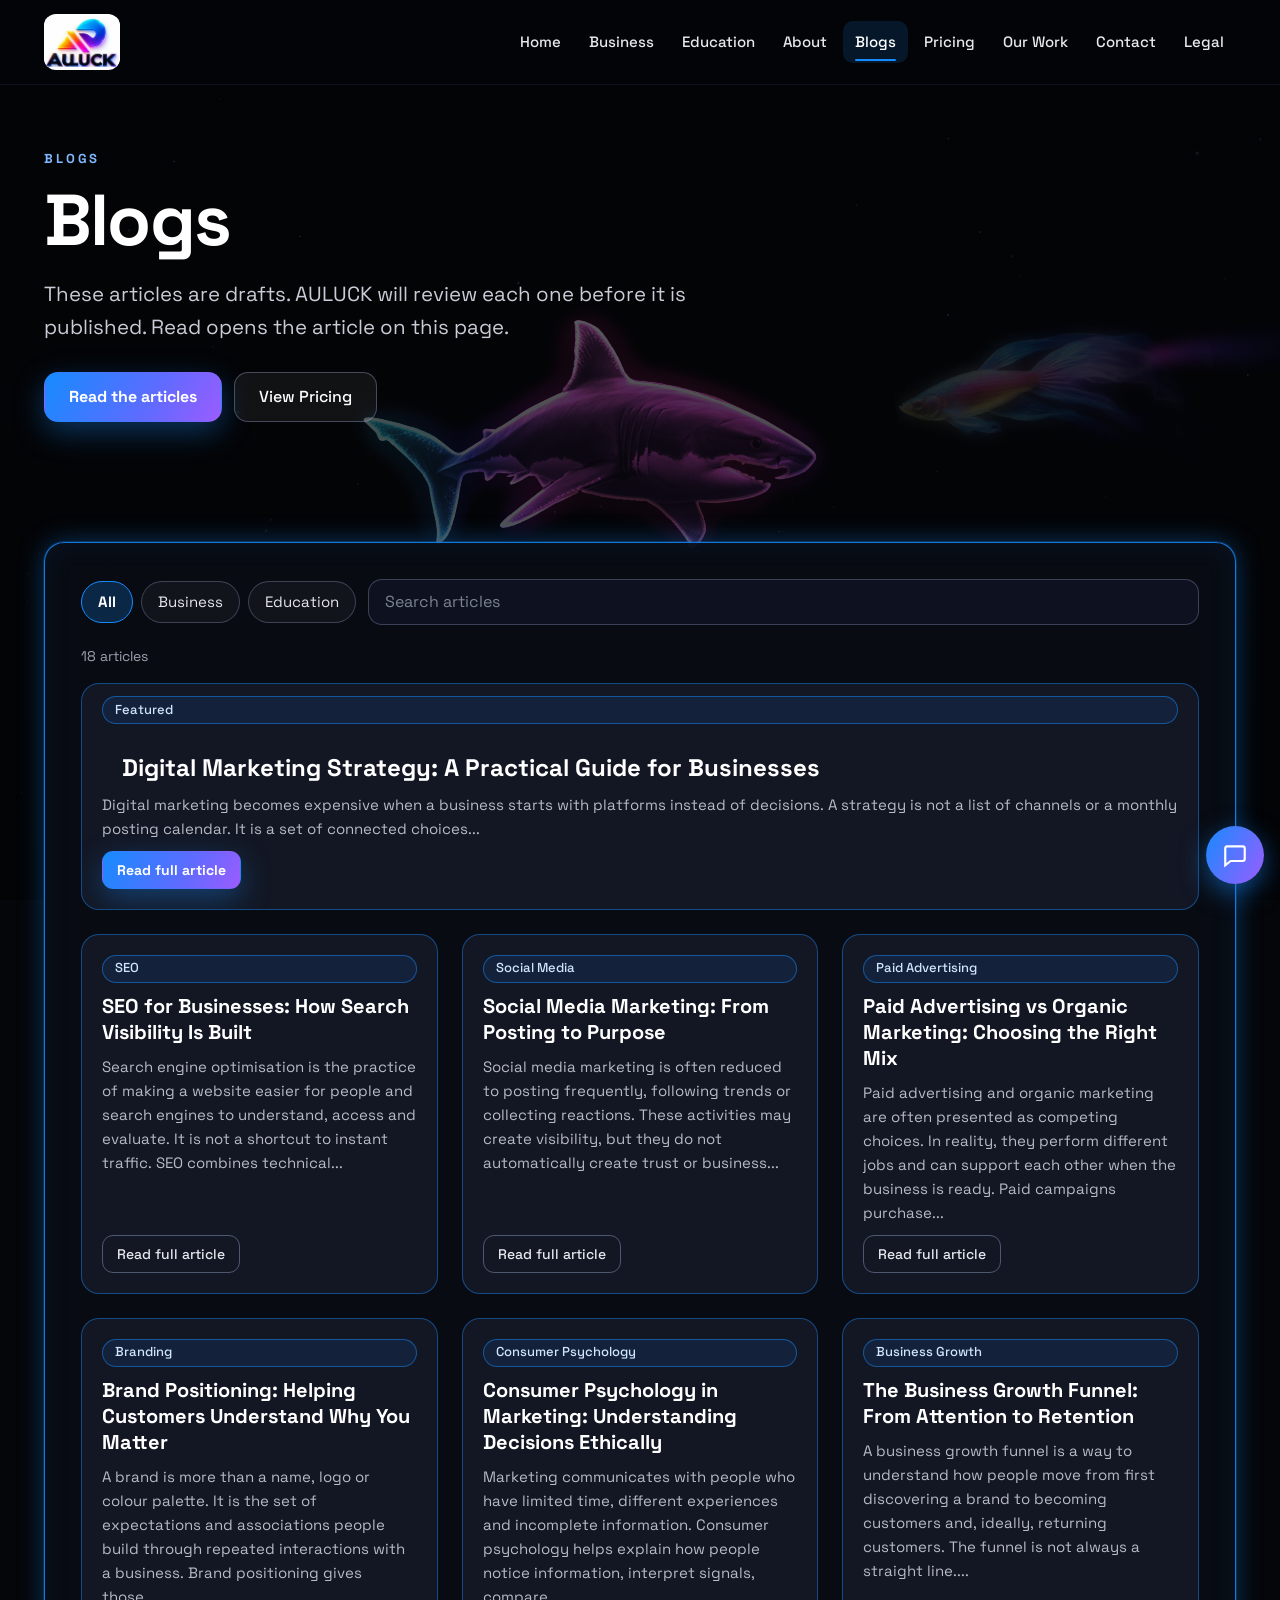
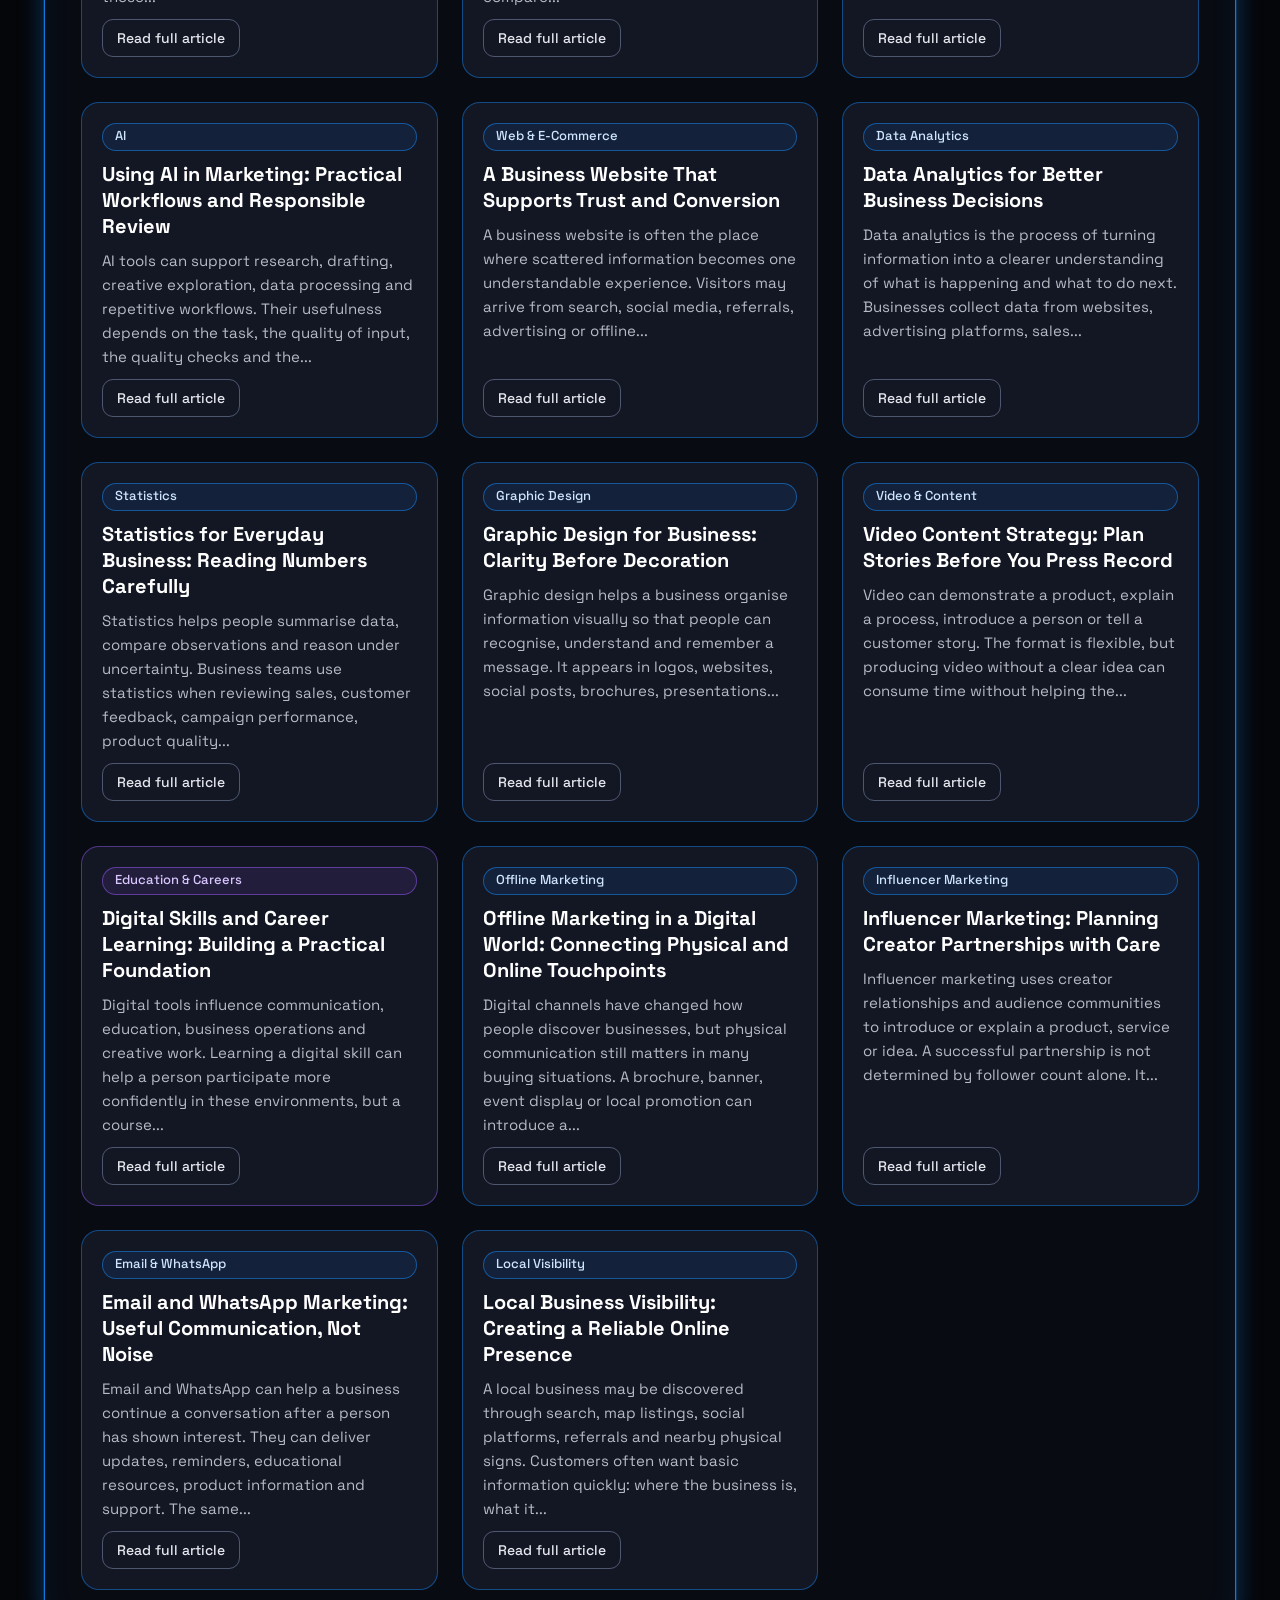
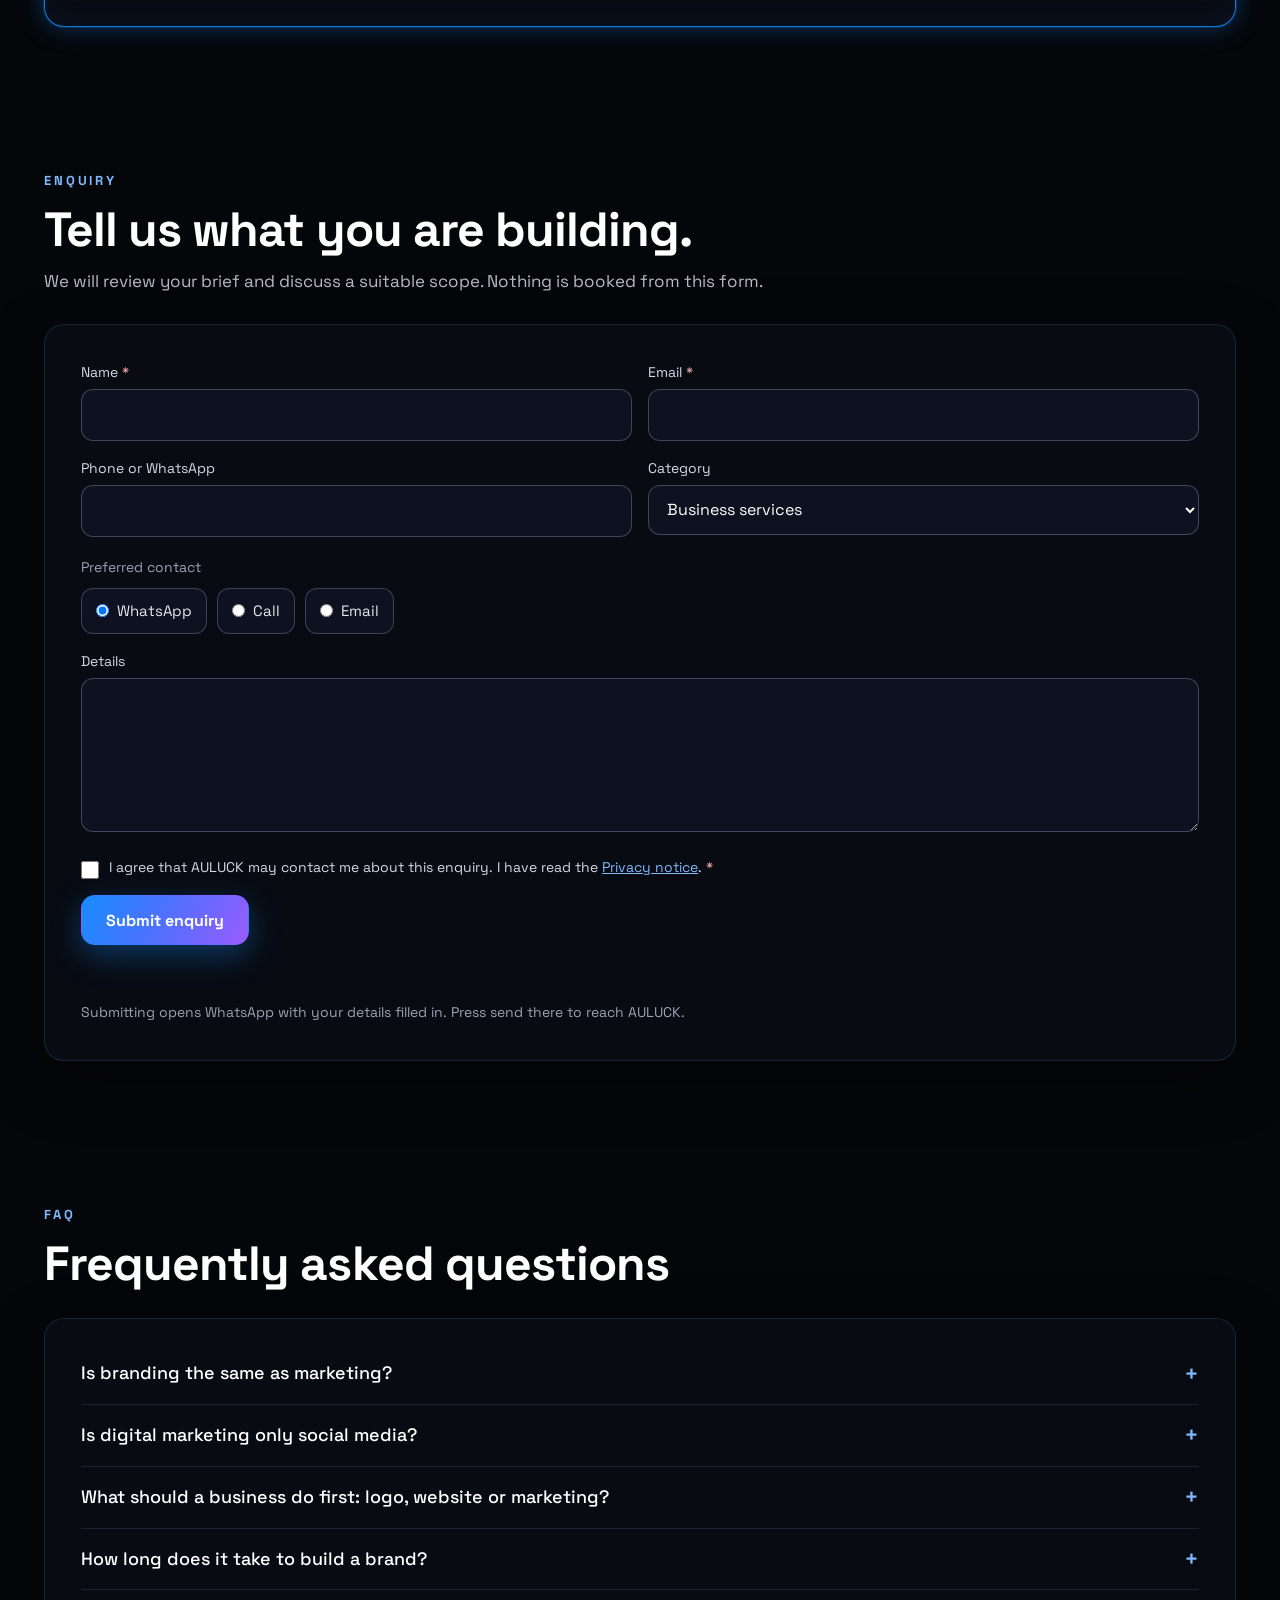
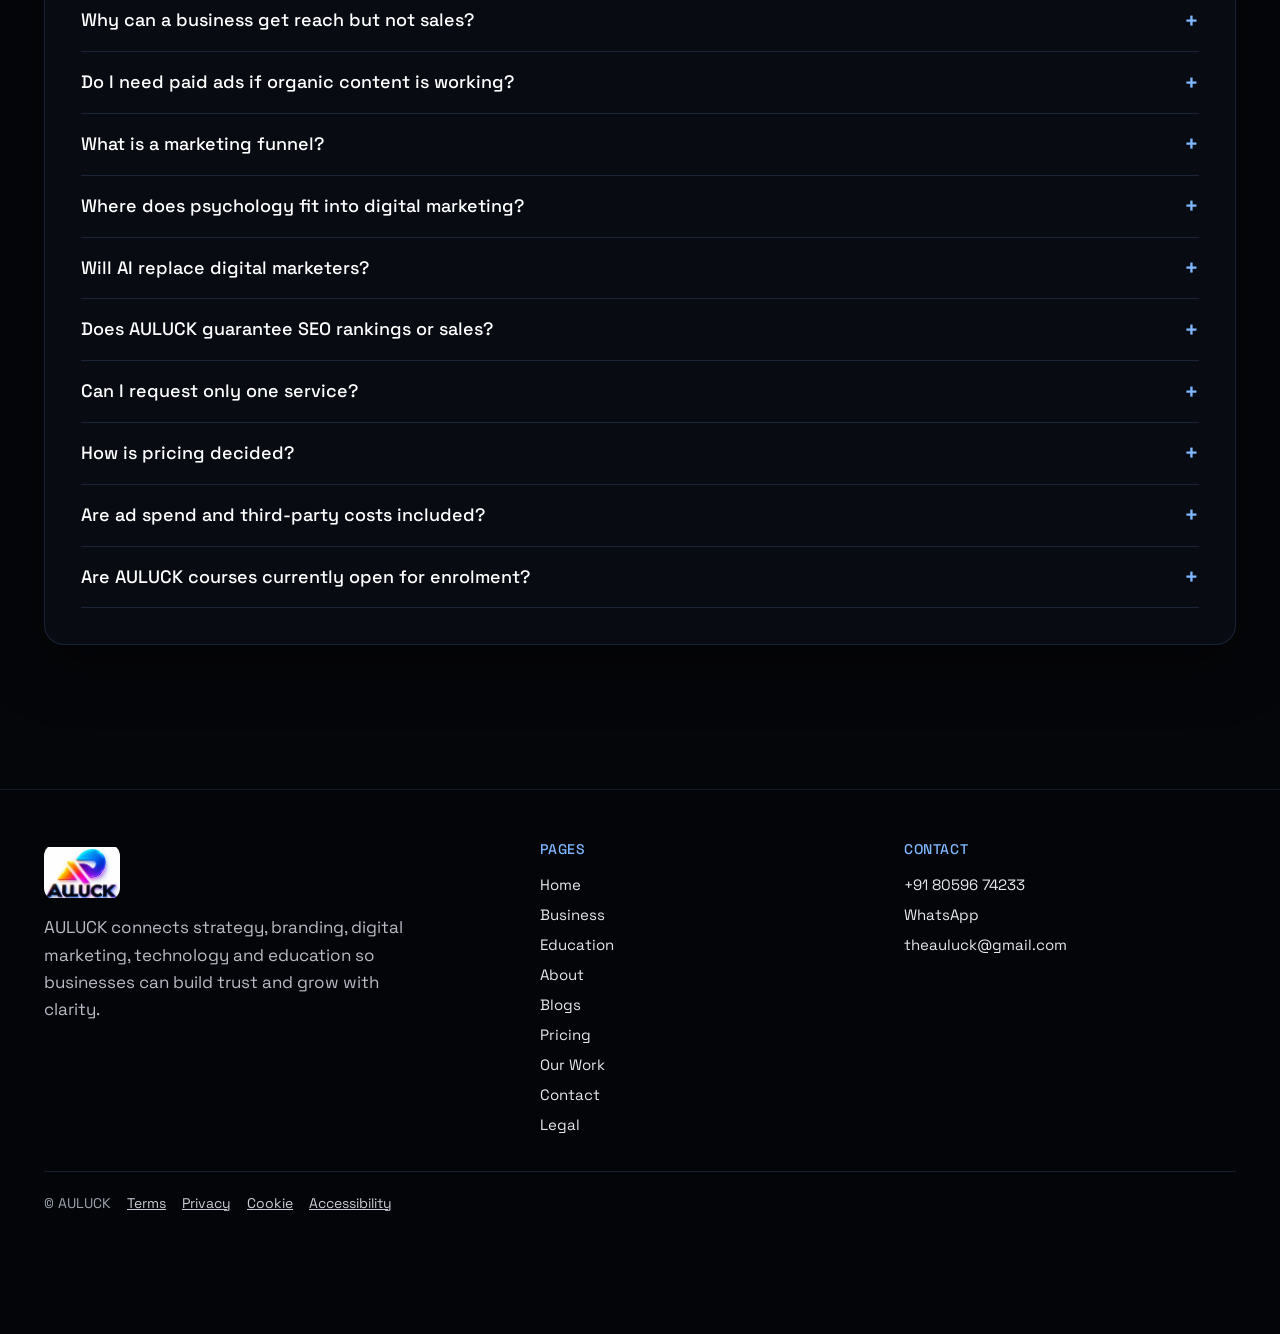
<file: blogs.html>
<!doctype html>
<html lang="en">
<head>
<meta charset="utf-8">
<meta name="viewport" content="width=device-width,initial-scale=1">
<title>Blogs | AULUCK</title>
<meta name="description" content="Articles from AULUCK on digital marketing, branding, AI, data and learning. Drafts for review.">
<link rel="icon" href="data:,">
<link rel="stylesheet" href="assets/css/site.css">
</head>
<body data-page="blogs">
<canvas id="bg" aria-hidden="true"></canvas>
<div class="shade" aria-hidden="true"></div>
<a class="skip" href="#main">Skip to content</a>
<header class="top"><div class="wrap"><div class="bar"><a class="logo" href="index.html" aria-label="AULUCK home"><img src="assets/img/logo-crop.jpg" alt="AULUCK logo" width="76" height="56"></a><button class="menu-btn" type="button" aria-expanded="false" aria-controls="site-nav">Menu</button><nav class="main" id="site-nav" aria-label="Main"><a href="index.html">Home</a><a href="business.html">Business</a><a href="education.html">Education</a><a href="about.html">About</a><a href="blogs.html" aria-current="page">Blogs</a><a href="pricing.html">Pricing</a><a href="our-work.html">Our Work</a><a href="contact.html">Contact</a><a href="legal.html">Legal</a></nav></div></div></header>
<main id="main">
<section class="hero"><div class="wrap hero-grid no-art"><div><div class="eyebrow">Blogs</div><h1>Blogs</h1><p class="lead" style="margin-top:20px">These articles are drafts. AULUCK will review each one before it is published. Read opens the article on this page.</p><div class="btn-row"><a class="btn p" href="#blog-list">Read the articles</a><a class="btn s" href="pricing.html">View Pricing</a></div></div></div></section>
<section class="sec" id="blog-list"><div class="wrap"><div class="box ring-b" data-blogs data-mode="grid"><div class="toolbar"><div class="blog-tabs seg"></div><div class="search"><input type="search" aria-label="Search articles" placeholder="Search articles"></div></div><p class="count"></p><div class="blog-host"></div></div></div></section>
<section class="sec" id="enquiry"><div class="wrap"><div class="sec-head"><div class="eyebrow">Enquiry</div><h2>Tell us what you are building.</h2><p>We will review your brief and discuss a suitable scope. Nothing is booked from this form.</p></div><div class="box"><form class="enq" novalidate><div><label for="e-name">Name <span class="req">*</span></label><input class="field" id="e-name" name="name" required autocomplete="name"></div><div><label for="e-email">Email <span class="req">*</span></label><input class="field" id="e-email" name="email" type="email" required autocomplete="email"></div><div><label for="e-phone">Phone or WhatsApp</label><input class="field" id="e-phone" name="phone" type="tel" autocomplete="tel"></div><div><label for="e-cat">Category</label><select class="field" id="e-cat" name="category"><option>Business services</option><option>Education</option><option>Not sure yet</option></select></div><div class="full"><span class="note">Preferred contact</span><div class="radios" style="margin-top:8px"><label><input type="radio" name="contact" value="WhatsApp" checked> WhatsApp</label><label><input type="radio" name="contact" value="Call"> Call</label><label><input type="radio" name="contact" value="Email"> Email</label></div></div><div class="full"><label for="e-details">Details</label><textarea class="field" id="e-details" name="details" rows="5"></textarea></div><div class="full consent"><input type="checkbox" id="e-consent" name="consent" required><label for="e-consent" style="margin:0">I agree that AULUCK may contact me about this enquiry. I have read the <button type="button" data-legal="privacy" style="background:none;border:0;color:#7FB8FF;text-decoration:underline;cursor:pointer;font:inherit;padding:0">Privacy notice</button>. <span class="req">*</span></label></div><div class="full btn-row" style="margin-top:0"><button class="btn p" type="submit">Submit enquiry</button></div><p class="form-status full" aria-live="polite"></p><p class="enq-note full">Submitting opens WhatsApp with your details filled in. Press send there to reach AULUCK.</p></form></div></div></section>
<section class="sec" id="faq"><div class="wrap"><div class="sec-head"><div class="eyebrow">FAQ</div><h2>Frequently asked questions</h2></div><div class="box"><details class="faq"><summary>Is branding the same as marketing?</summary><p>No. Branding shapes identity, meaning, recognition and expectations. Marketing is the broader system of understanding demand, creating value, communicating an offer and reaching customers. Branding supports marketing, but the two are not interchangeable.</p></details><details class="faq"><summary>Is digital marketing only social media?</summary><p>No. Digital marketing includes search, websites, analytics, email, paid media, social platforms, marketplaces, CRM and other digital touchpoints. Social media is one channel within a wider customer journey.</p></details><details class="faq"><summary>What should a business do first: logo, website or marketing?</summary><p>Start with strategic clarity. Define the audience, problem, offer and positioning. Then build the identity and digital assets that communicate that strategy. The right order depends on the business and its current assets.</p></details><details class="faq"><summary>How long does it take to build a brand?</summary><p>A visual identity can be produced within an agreed project schedule. Brand strength takes longer because memory, trust and reputation develop through repeated exposure and customer experience. Separate asset-production timelines from long-term market perception.</p></details><details class="faq"><summary>Why can a business get reach but not sales?</summary><p>Reach is an attention measure. Sales also depend on relevance, offer quality, trust, price, timing, friction, lead quality and the sales process. Review the full journey rather than assuming more reach will solve the problem.</p></details><details class="faq"><summary>Do I need paid ads if organic content is working?</summary><p>Not automatically. Organic and paid channels have different roles. The right mix depends on the objective, economics, audience behaviour and maturity of the offer. Advertising should be tested with a clear budget and reliable tracking.</p></details><details class="faq"><summary>What is a marketing funnel?</summary><p>A funnel describes the journey from awareness and consideration to conversion and retention. It helps a business identify where suitable customers are getting stuck and what should be improved.</p></details><details class="faq"><summary>Where does psychology fit into digital marketing?</summary><p>Psychology helps explain attention, perception, trust, comparison, decision friction and memory. It should be applied ethically to improve clarity and relevance, not to deceive or pressure customers.</p></details><details class="faq"><summary>Will AI replace digital marketers?</summary><p>AI can accelerate parts of research, production, analysis and operations. It does not remove the need for market judgement, positioning, commercial thinking, verification, creativity and relationship management.</p></details><details class="faq"><summary>Does AULUCK guarantee SEO rankings or sales?</summary><p>No. Search rankings, reach, leads and sales depend on multiple factors outside any one provider’s control. AULUCK should agree scope, measurement and reporting, but must not guarantee a fixed outcome.</p></details><details class="faq"><summary>Can I request only one service?</summary><p>Yes. A project can be scoped around an individual service or a combination of capabilities where the requirements justify it.</p></details><details class="faq"><summary>How is pricing decided?</summary><p>Starting prices are on the Pricing page. Services with a fixed starting price show it there, and services that need a scope are marked Get Quote. Prices are to be confirmed by AULUCK. Quotes depend on scope, deliverables, complexity, timeline and third-party costs.</p></details><details class="faq"><summary>Are ad spend and third-party costs included?</summary><p>They are separate unless the written quotation specifically includes them. This may include media spend, influencer fees, printing, domain, hosting, software, APIs, subscriptions and other external costs.</p></details><details class="faq"><summary>Are AULUCK courses currently open for enrolment?</summary><p>Course materials and course portfolio are reported prepared. Current enrolment status, launch dates, fees, course format and certificate policy must be confirmed on the relevant course page before a learner registers.</p></details></div></div></section>

</main>
<footer class="site"><div class="wrap"><div class="foot-grid"><div><a class="logo" href="index.html" aria-label="AULUCK home"><img src="assets/img/logo-crop.jpg" alt="AULUCK logo" width="76" height="56"></a><p style="margin-top:14px;max-width:360px">AULUCK connects strategy, branding, digital marketing, technology and education so businesses can build trust and grow with clarity.</p></div><div><h5>Pages</h5><a href="index.html">Home</a><a href="business.html">Business</a><a href="education.html">Education</a><a href="about.html">About</a><a href="blogs.html">Blogs</a><a href="pricing.html">Pricing</a><a href="our-work.html">Our Work</a><a href="contact.html">Contact</a><a href="legal.html">Legal</a></div><div><h5>Contact</h5><a data-tel href="tel:+918059674233">+91 80596 74233</a><a data-wa href="https://wa.me/918059674233">WhatsApp</a><a href="mailto:theauluck@gmail.com">theauluck@gmail.com</a></div></div><div class="legal-row"><span>&copy; AULUCK</span><button type="button" data-legal="terms">Terms</button><button type="button" data-legal="privacy">Privacy</button><button type="button" data-legal="cookie">Cookie</button><button type="button" data-legal="access">Accessibility</button></div></div></footer>
<div class="fab">
<div class="fab-menu" id="fab-menu" hidden><a data-tel href="tel:+918059674233">Call AULUCK</a><a data-wa href="https://wa.me/918059674233">WhatsApp AULUCK</a></div>
<button class="fab-btn" type="button" aria-expanded="false" aria-controls="fab-menu" aria-label="Call or WhatsApp AULUCK"><svg viewBox="0 0 24 24" fill="none" stroke="currentColor" stroke-width="2" aria-hidden="true"><path d="M21 15.5a2 2 0 0 1-2 2H8l-5 4V6a2 2 0 0 1 2-2h14a2 2 0 0 1 2 2z"/></svg></button></div>
<div id="modal" class="modal" role="dialog" aria-modal="true" aria-labelledby="modal-title" hidden><div class="modal-box"><div class="modal-top"><div id="modal-tag"></div><button class="modal-x" type="button" aria-label="Close">&times;</button></div><div class="modal-scroll" id="modal-scroll"><h2 id="modal-title"></h2><div id="modal-body"></div></div><div class="modal-foot" id="modal-foot"></div></div></div>
<script src="assets/js/bg.js"></script>
<script src="assets/js/config.js"></script>
<script src="assets/js/data.js"></script>
<script src="assets/js/app.js"></script>
<noscript><p class="wrap" style="padding-top:20px">Some lists and the diagram need JavaScript. The main text of each page is still here.</p></noscript>
</body>
</html>
</file>
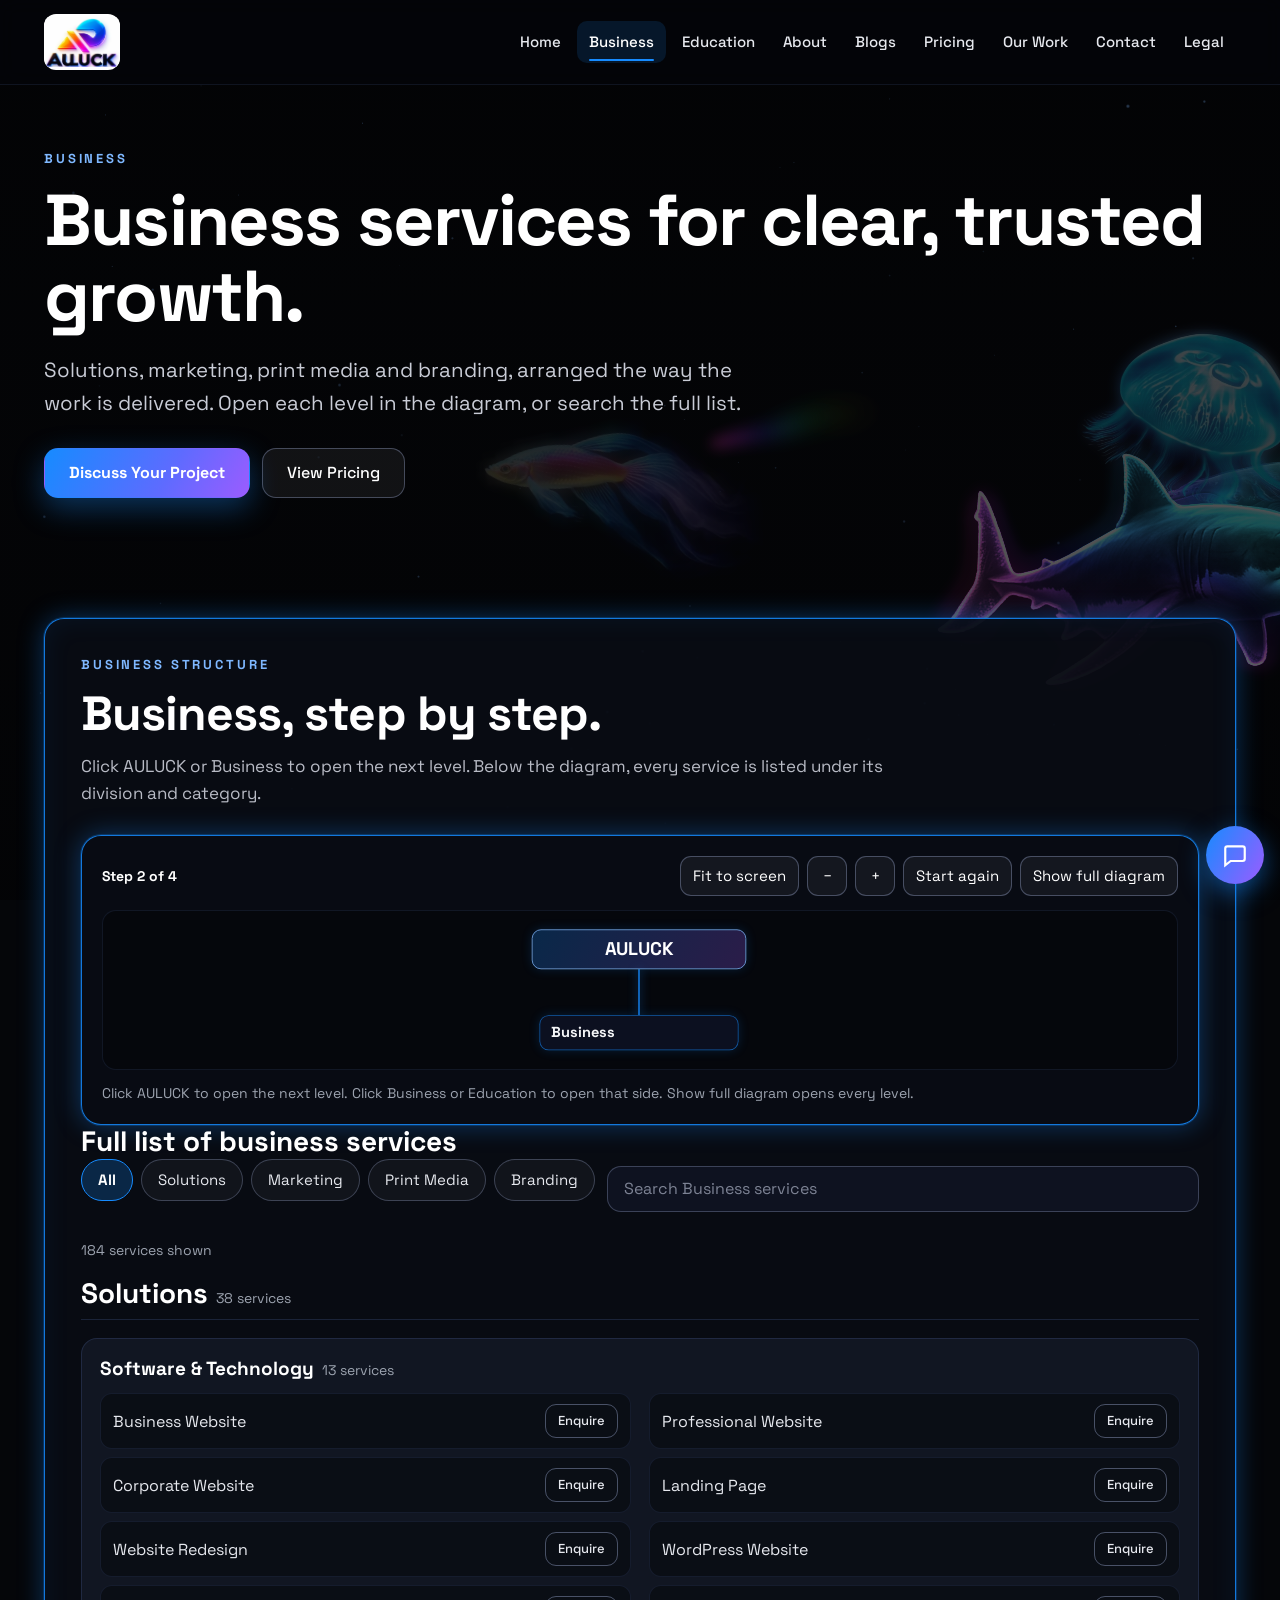
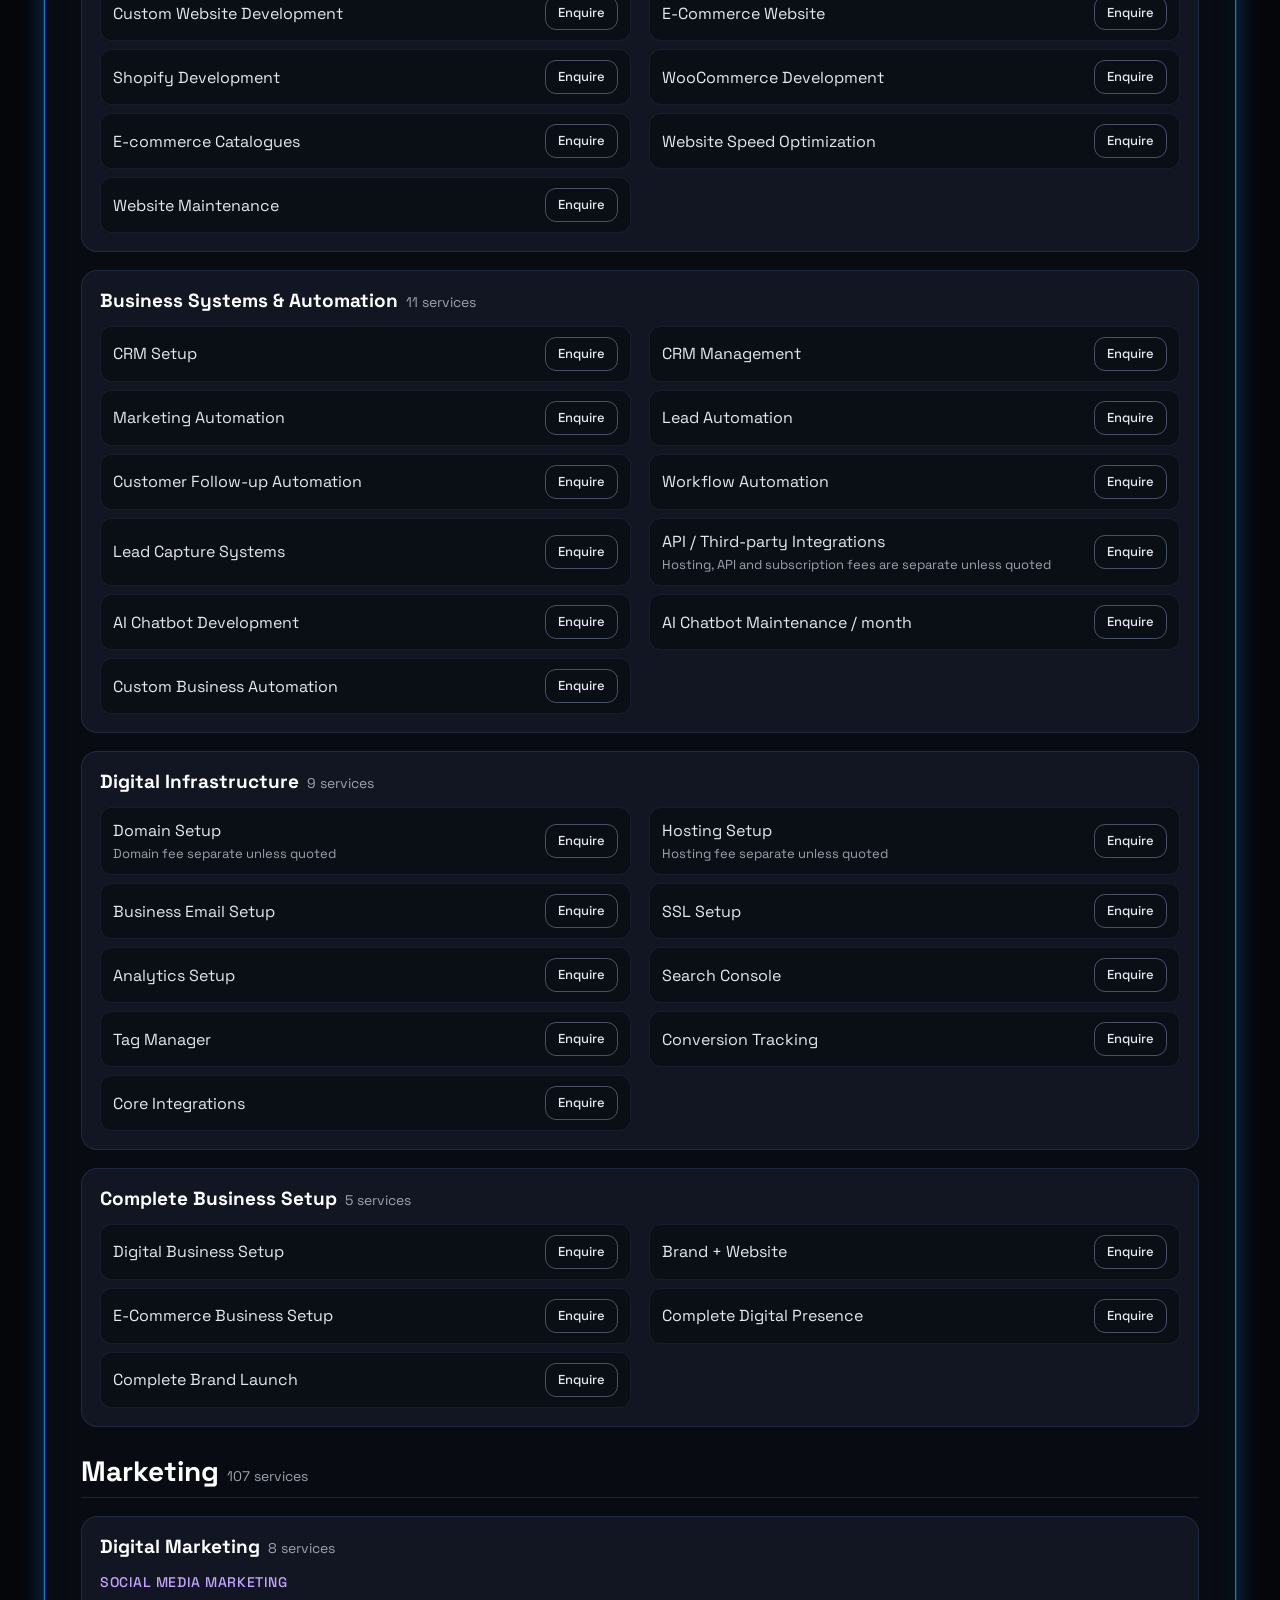
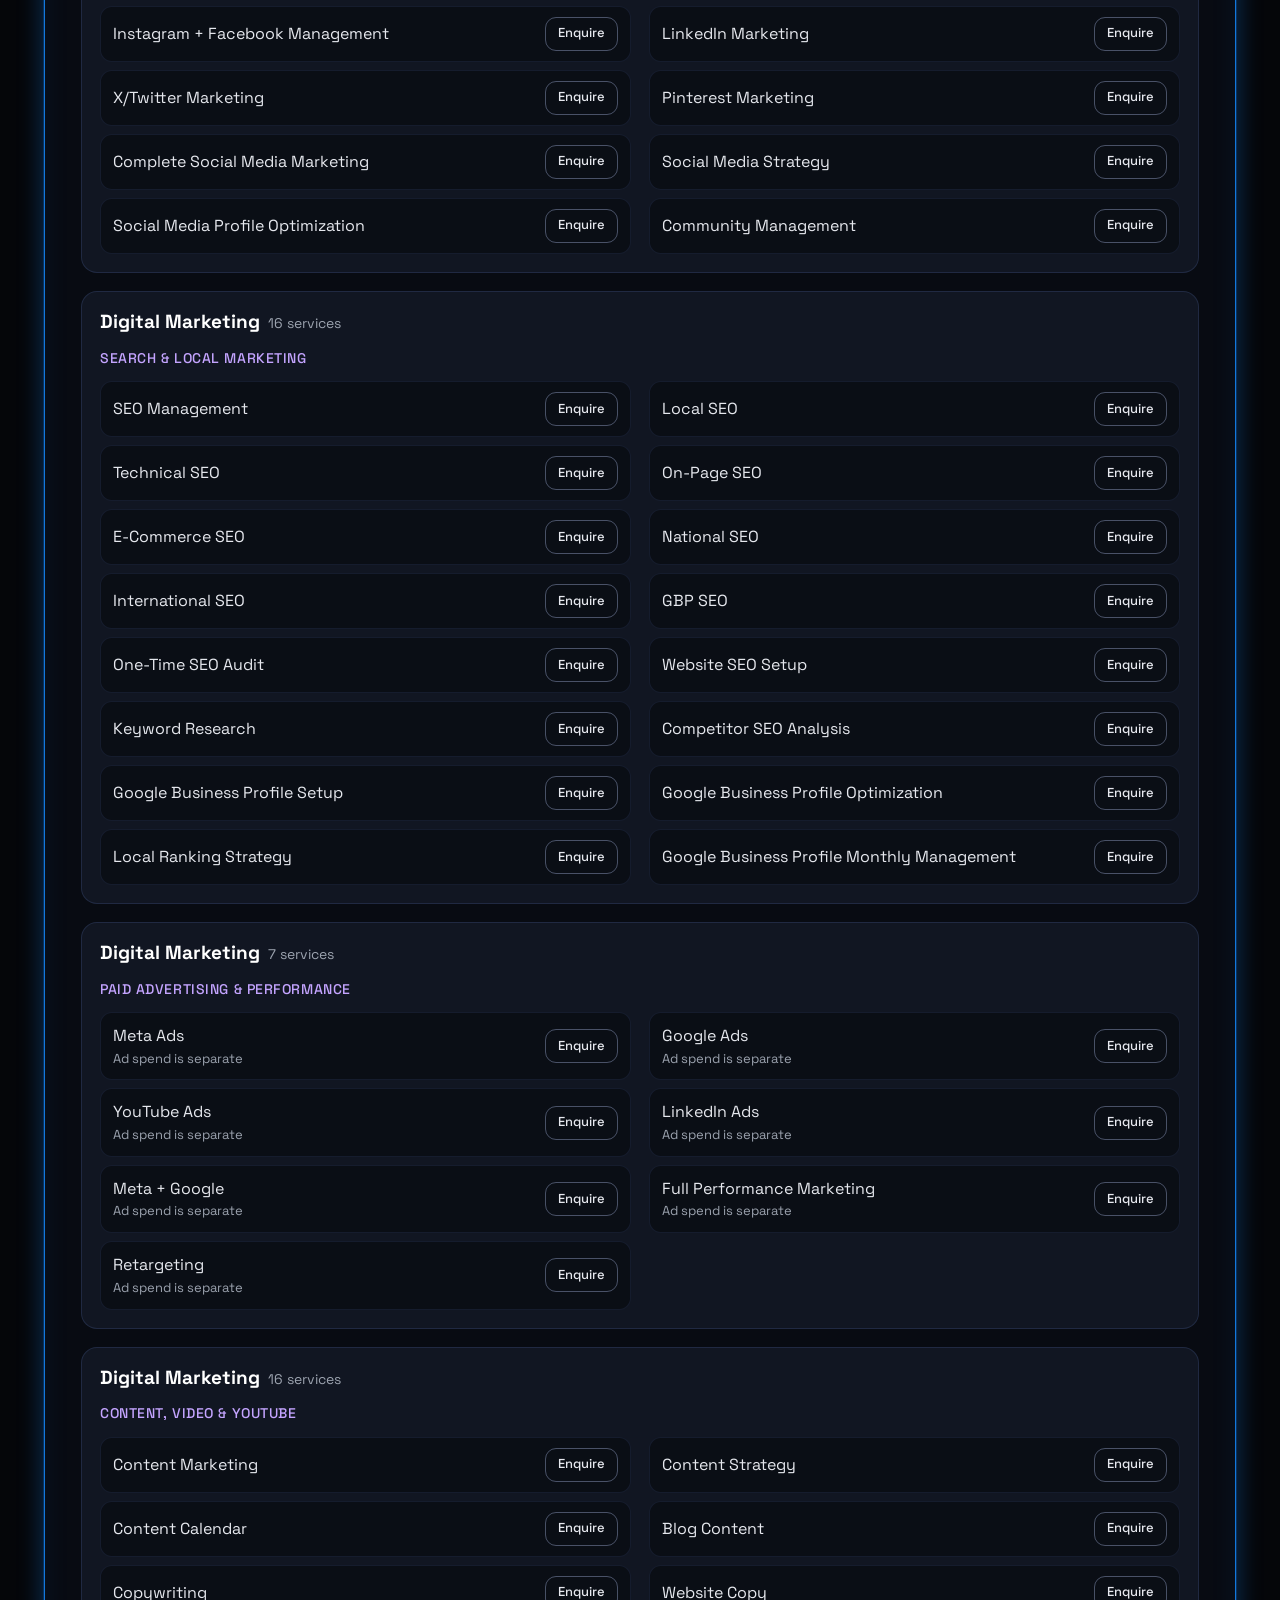
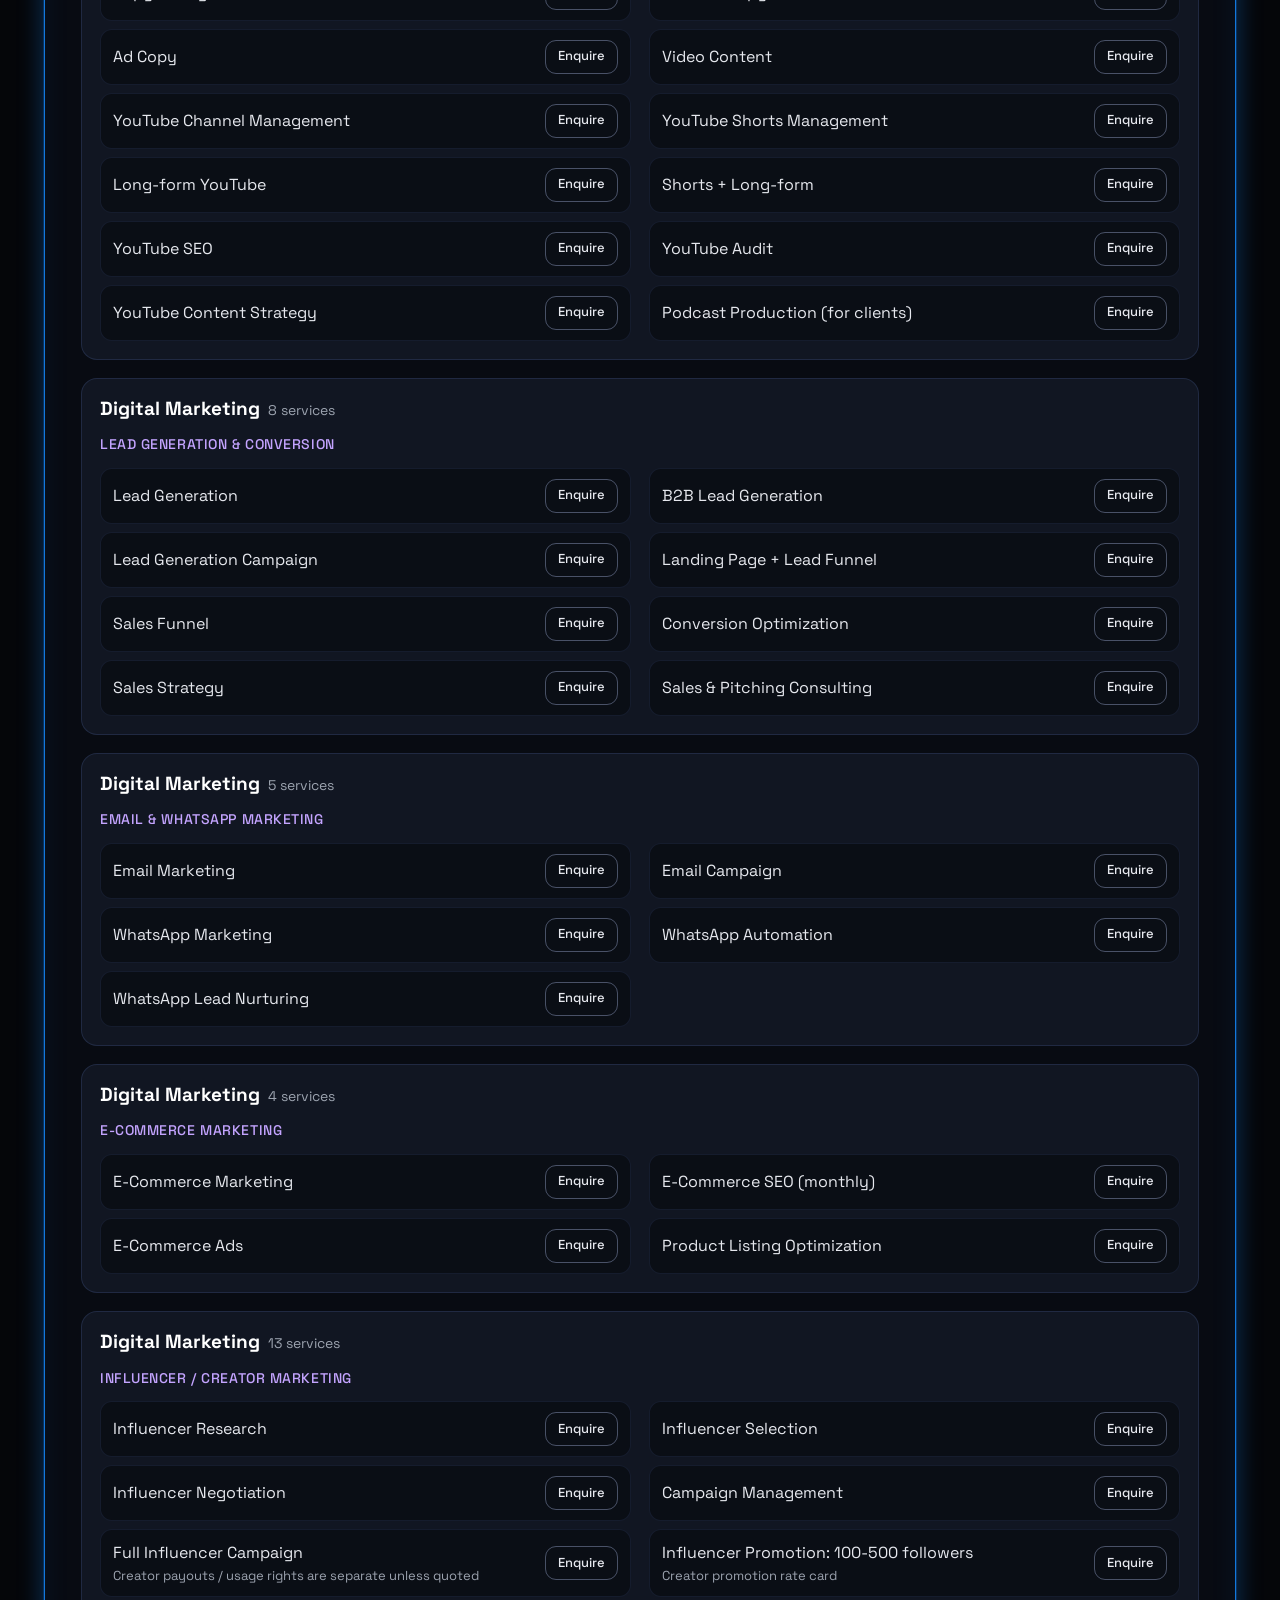
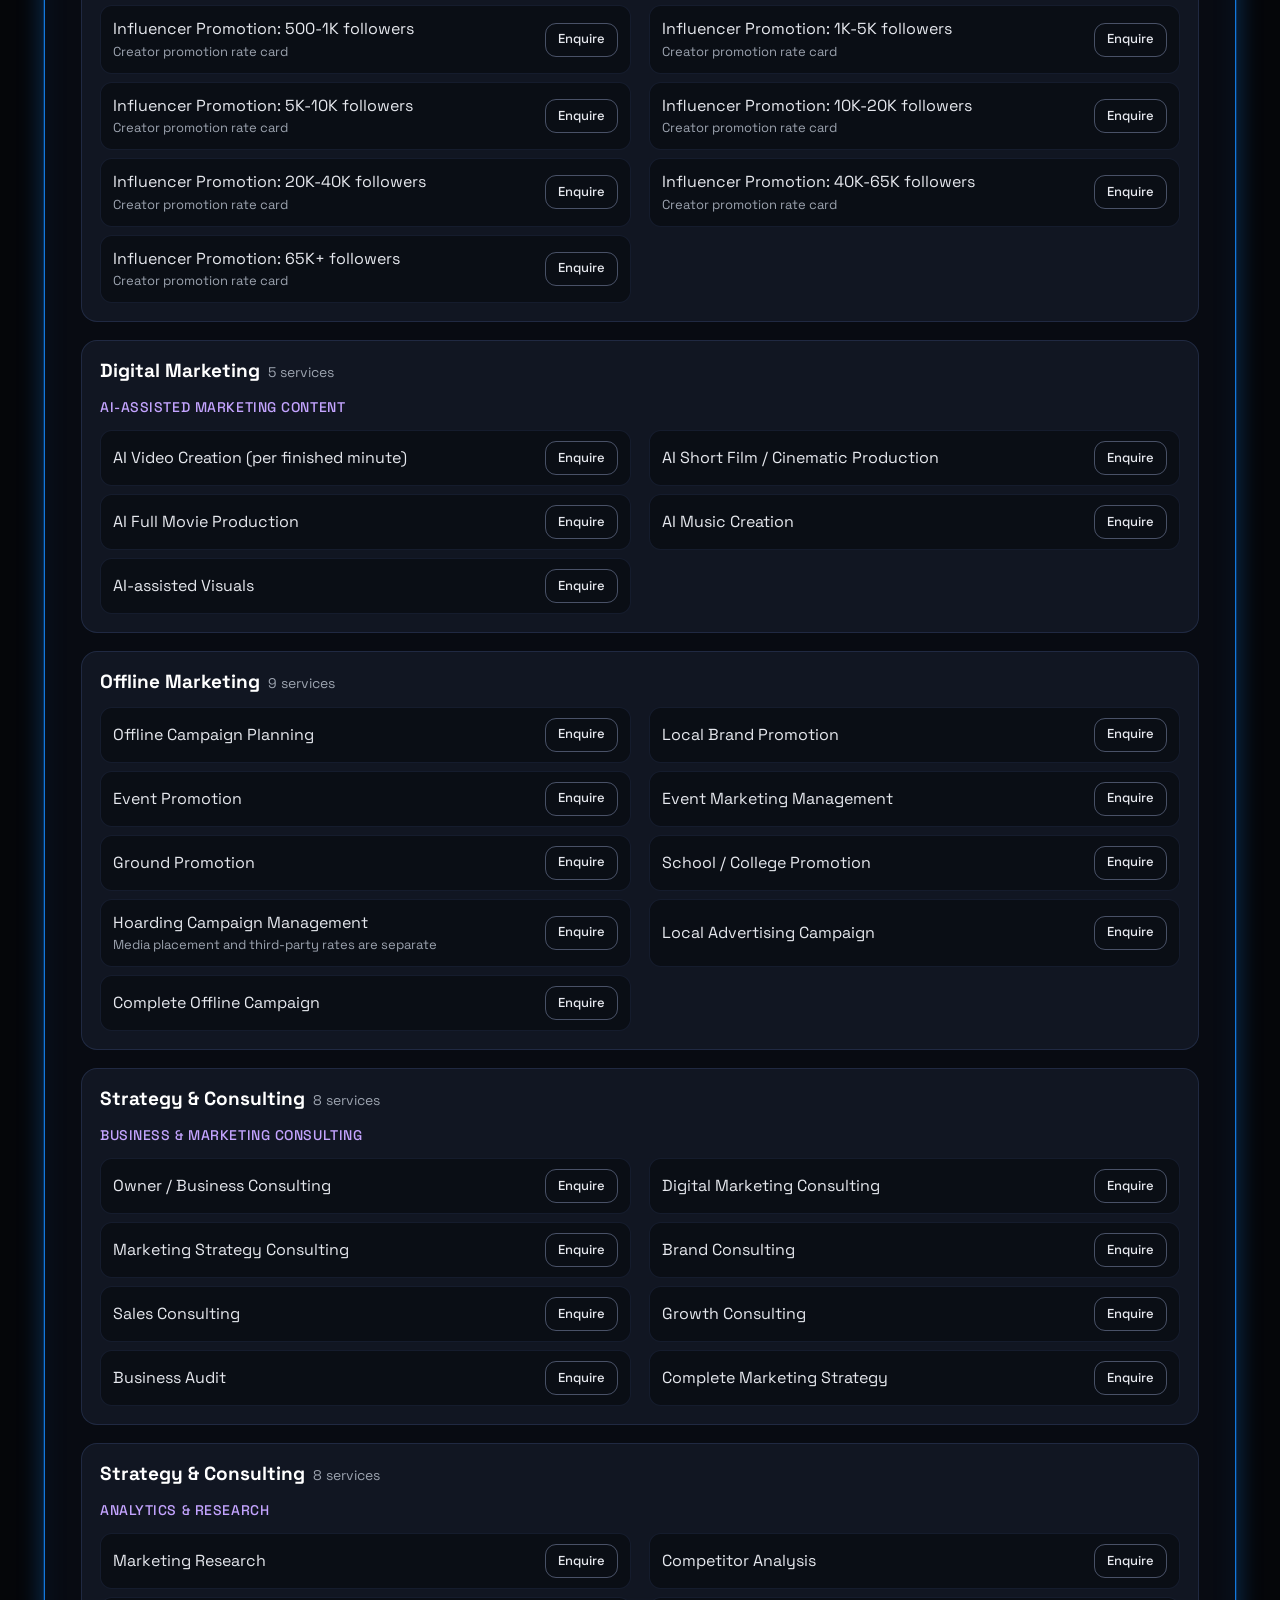
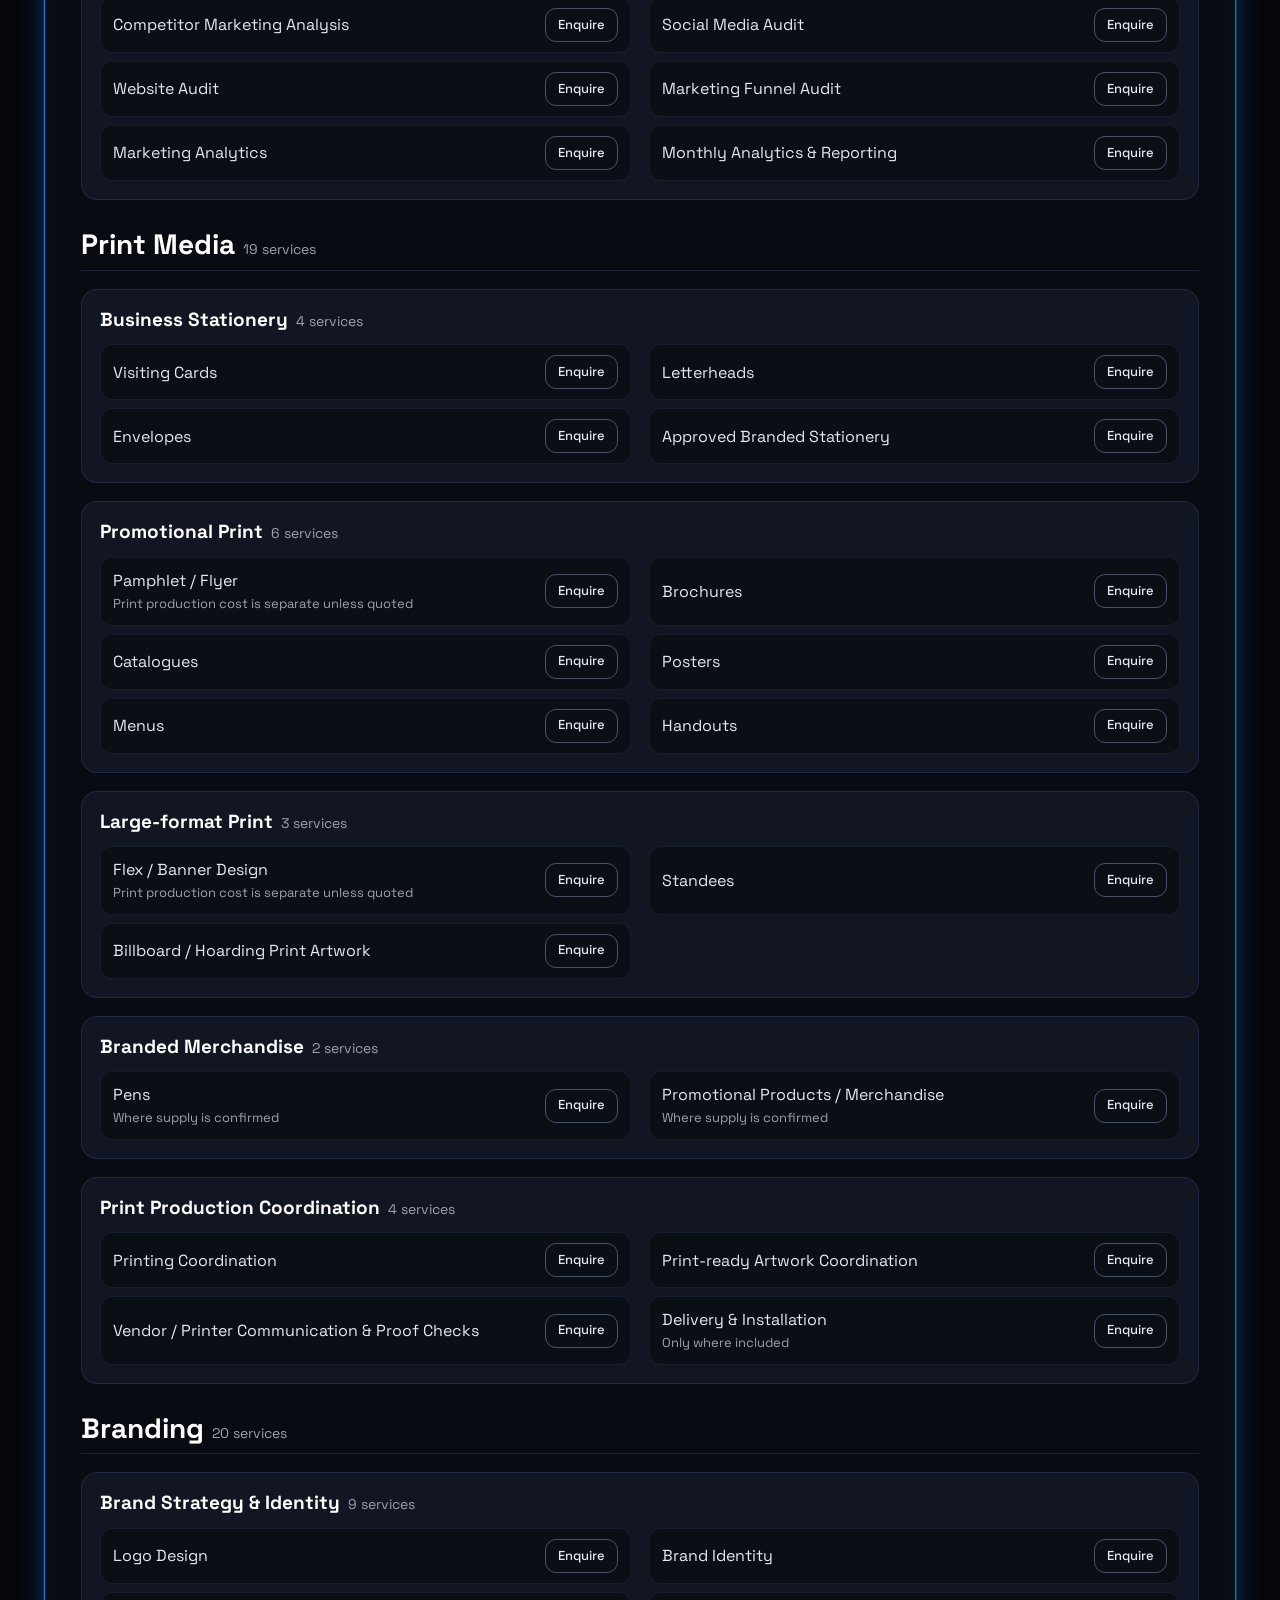
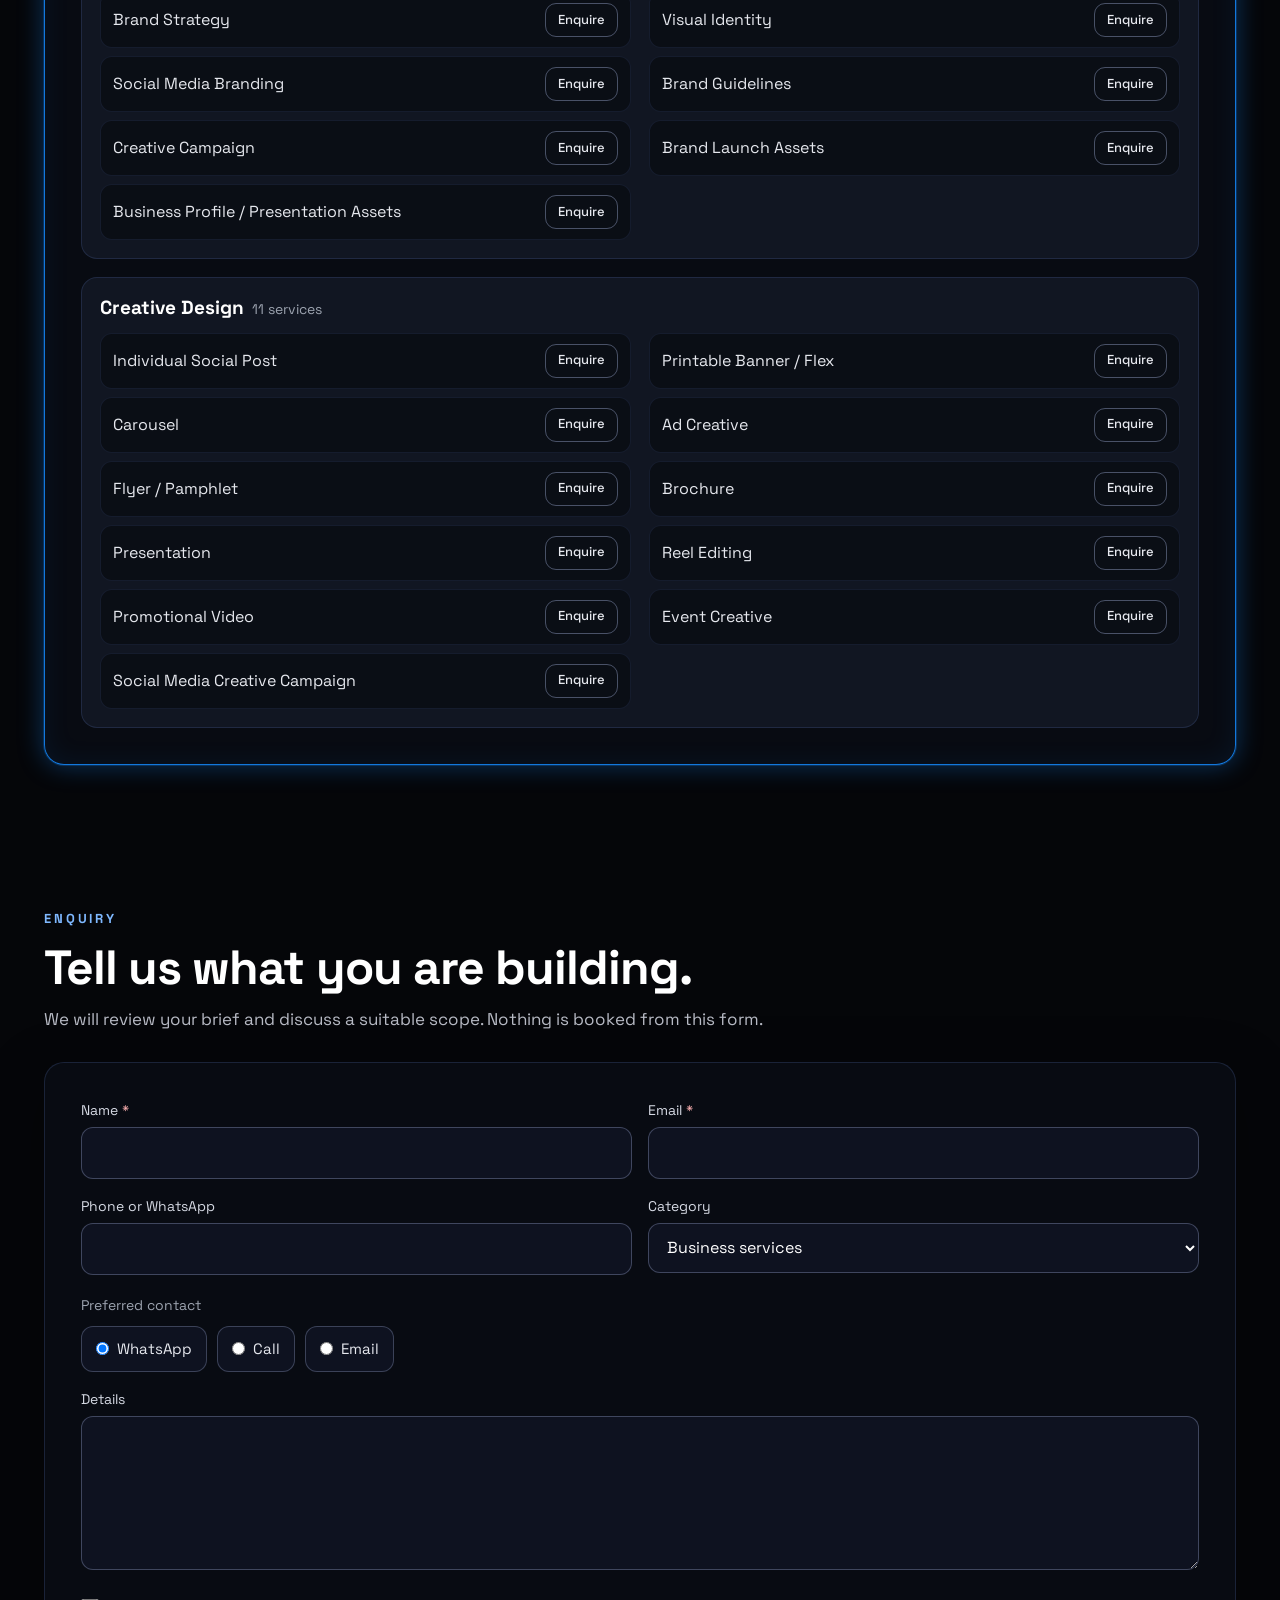
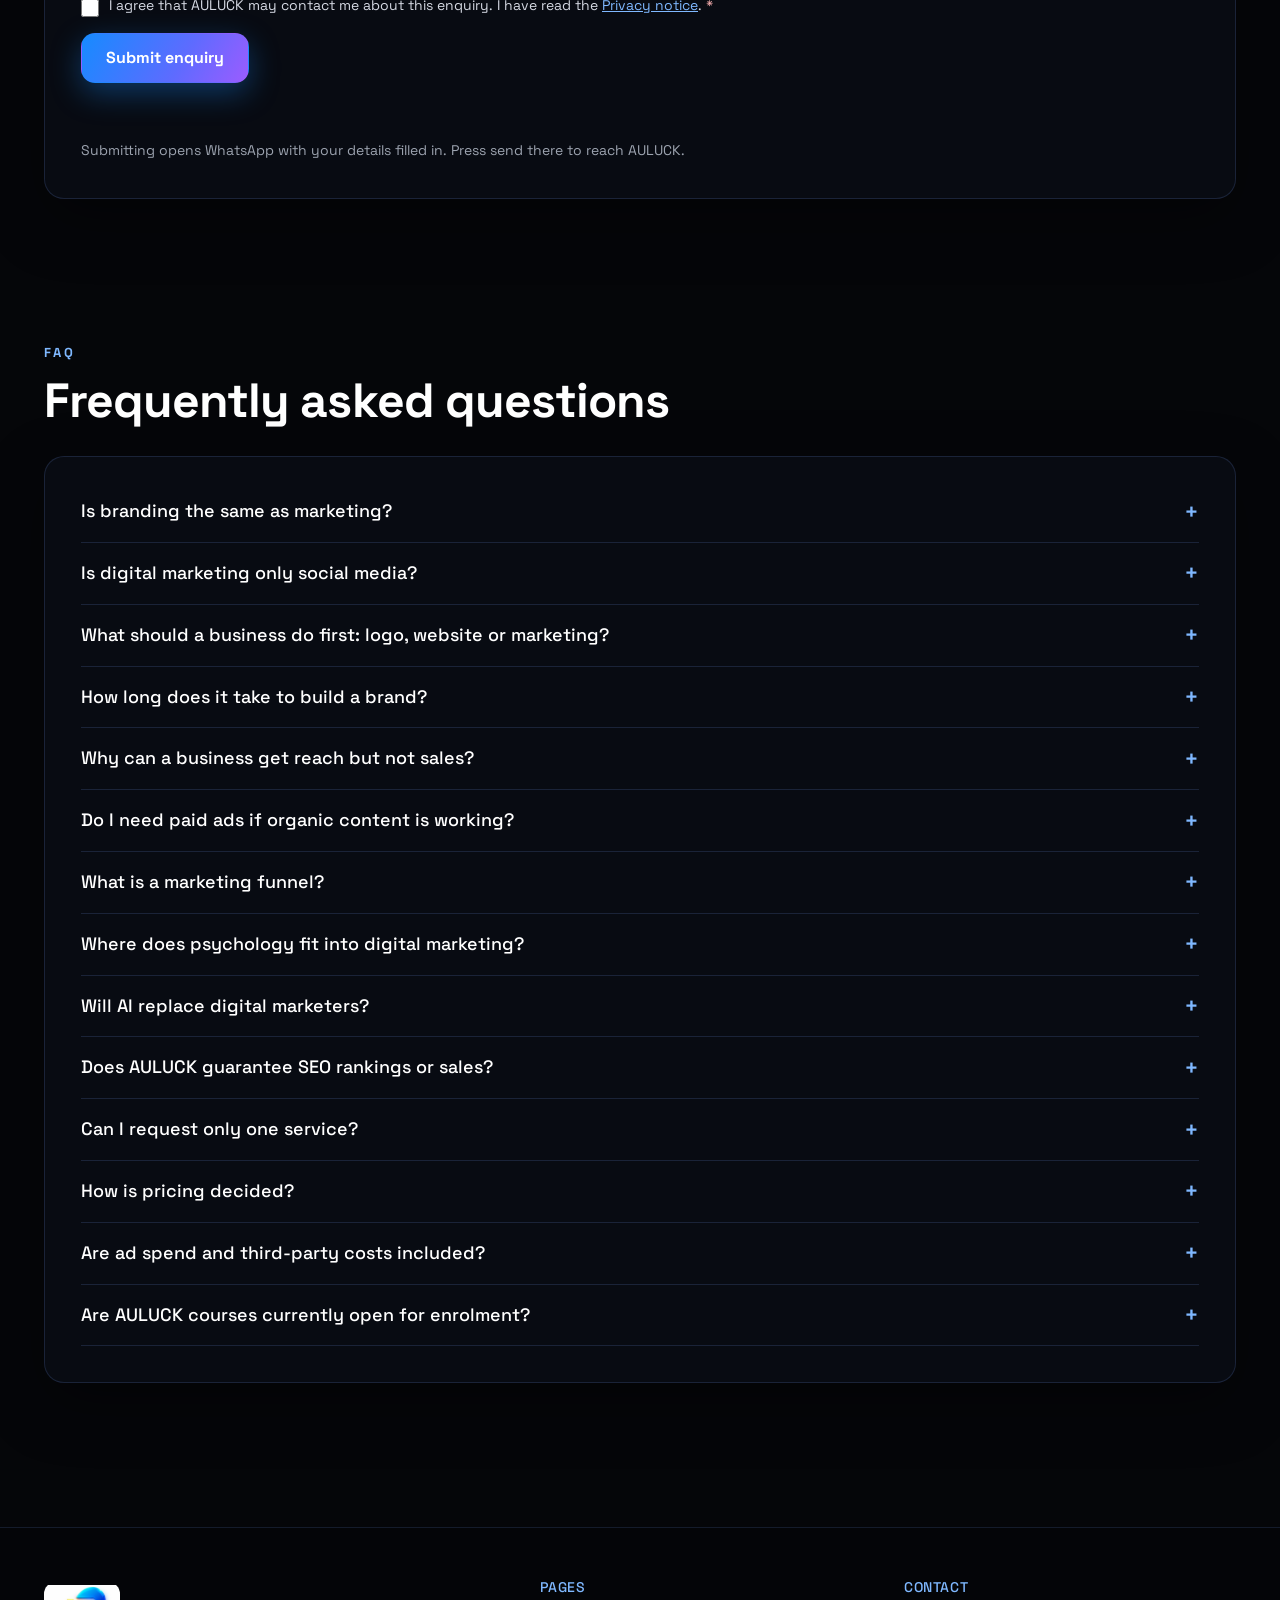
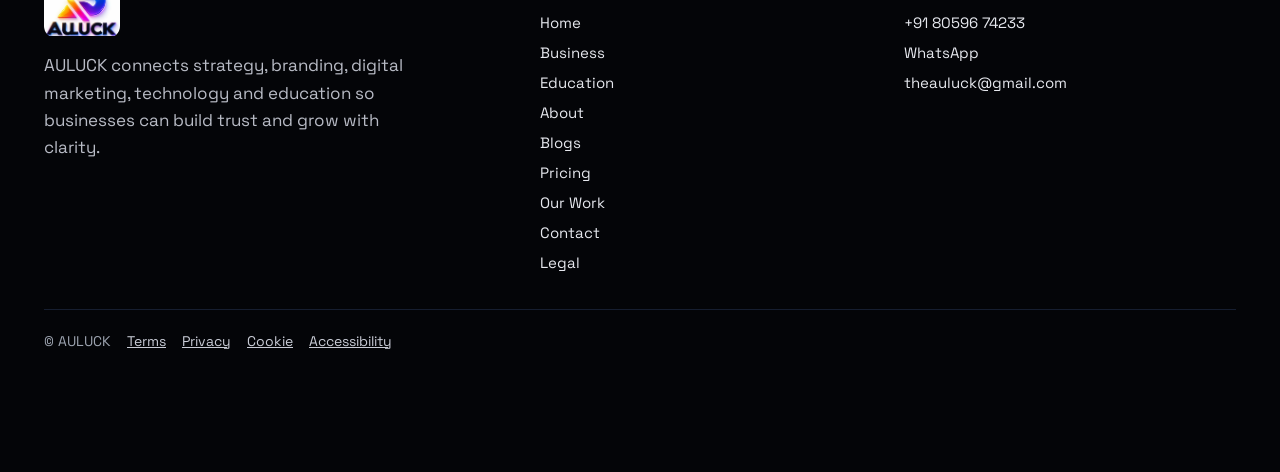
<file: business.html>
<!doctype html>
<html lang="en">
<head>
<meta charset="utf-8">
<meta name="viewport" content="width=device-width,initial-scale=1">
<title>Business services | AULUCK</title>
<meta name="description" content="Business services by AULUCK: solutions, marketing, print media and branding.">
<link rel="icon" href="data:,">
<link rel="stylesheet" href="assets/css/site.css">
</head>
<body data-page="business">
<canvas id="bg" aria-hidden="true"></canvas>
<div class="shade" aria-hidden="true"></div>
<a class="skip" href="#main">Skip to content</a>
<header class="top"><div class="wrap"><div class="bar"><a class="logo" href="index.html" aria-label="AULUCK home"><img src="assets/img/logo-crop.jpg" alt="AULUCK logo" width="76" height="56"></a><button class="menu-btn" type="button" aria-expanded="false" aria-controls="site-nav">Menu</button><nav class="main" id="site-nav" aria-label="Main"><a href="index.html">Home</a><a href="business.html" aria-current="page">Business</a><a href="education.html">Education</a><a href="about.html">About</a><a href="blogs.html">Blogs</a><a href="pricing.html">Pricing</a><a href="our-work.html">Our Work</a><a href="contact.html">Contact</a><a href="legal.html">Legal</a></nav></div></div></header>
<main id="main">
<section class="hero"><div class="wrap hero-grid no-art"><div><div class="eyebrow">Business</div><h1>Business services for clear, trusted growth.</h1><p class="lead" style="margin-top:20px">Solutions, marketing, print media and branding, arranged the way the work is delivered. Open each level in the diagram, or search the full list.</p><div class="btn-row"><a class="btn p" href="#enquiry">Discuss Your Project</a><a class="btn s" href="pricing.html">View Pricing</a></div></div></div></section>
<section class="sec" id="services"><div class="wrap"><div class="box ring-b"><div class="sec-head"><div class="eyebrow">Business structure</div><h2>Business, step by step.</h2><p>Click AULUCK or Business to open the next level. Below the diagram, every service is listed under its division and category.</p></div><div class="dg ring-b" data-dg="business"><div class="dg-bar"><div class="crumb">AULUCK</div><div class="dg-ctrl"><button type="button" data-dgc="fit">Fit to screen</button><button type="button" data-dgc="out" aria-label="Zoom out">&minus;</button><button type="button" data-dgc="in" aria-label="Zoom in">+</button><button type="button" data-dgc="reset">Start again</button><button type="button" data-dgc="all">Show full diagram</button></div></div><div class="dg-stage"><div class="dg-sizer"><div class="dg-canvas"></div></div></div><p class="dg-note">Click AULUCK to open the next level. Click Business or Education to open that side. Show full diagram opens every level.</p></div>
<div class="svc" data-svc="business" data-mode="list"><h3>Full list of business services</h3><div class="toolbar"><div class="svc-tabs-host seg"></div><div class="search"><input type="search" aria-label="Search Business services" placeholder="Search Business services"></div></div><p class="count"></p><div class="svc-host"></div></div>
</div></div></section>
<section class="sec" id="enquiry"><div class="wrap"><div class="sec-head"><div class="eyebrow">Enquiry</div><h2>Tell us what you are building.</h2><p>We will review your brief and discuss a suitable scope. Nothing is booked from this form.</p></div><div class="box"><form class="enq" novalidate><div><label for="e-name">Name <span class="req">*</span></label><input class="field" id="e-name" name="name" required autocomplete="name"></div><div><label for="e-email">Email <span class="req">*</span></label><input class="field" id="e-email" name="email" type="email" required autocomplete="email"></div><div><label for="e-phone">Phone or WhatsApp</label><input class="field" id="e-phone" name="phone" type="tel" autocomplete="tel"></div><div><label for="e-cat">Category</label><select class="field" id="e-cat" name="category"><option>Business services</option><option>Education</option><option>Not sure yet</option></select></div><div class="full"><span class="note">Preferred contact</span><div class="radios" style="margin-top:8px"><label><input type="radio" name="contact" value="WhatsApp" checked> WhatsApp</label><label><input type="radio" name="contact" value="Call"> Call</label><label><input type="radio" name="contact" value="Email"> Email</label></div></div><div class="full"><label for="e-details">Details</label><textarea class="field" id="e-details" name="details" rows="5"></textarea></div><div class="full consent"><input type="checkbox" id="e-consent" name="consent" required><label for="e-consent" style="margin:0">I agree that AULUCK may contact me about this enquiry. I have read the <button type="button" data-legal="privacy" style="background:none;border:0;color:#7FB8FF;text-decoration:underline;cursor:pointer;font:inherit;padding:0">Privacy notice</button>. <span class="req">*</span></label></div><div class="full btn-row" style="margin-top:0"><button class="btn p" type="submit">Submit enquiry</button></div><p class="form-status full" aria-live="polite"></p><p class="enq-note full">Submitting opens WhatsApp with your details filled in. Press send there to reach AULUCK.</p></form></div></div></section>
<section class="sec" id="faq"><div class="wrap"><div class="sec-head"><div class="eyebrow">FAQ</div><h2>Frequently asked questions</h2></div><div class="box"><details class="faq"><summary>Is branding the same as marketing?</summary><p>No. Branding shapes identity, meaning, recognition and expectations. Marketing is the broader system of understanding demand, creating value, communicating an offer and reaching customers. Branding supports marketing, but the two are not interchangeable.</p></details><details class="faq"><summary>Is digital marketing only social media?</summary><p>No. Digital marketing includes search, websites, analytics, email, paid media, social platforms, marketplaces, CRM and other digital touchpoints. Social media is one channel within a wider customer journey.</p></details><details class="faq"><summary>What should a business do first: logo, website or marketing?</summary><p>Start with strategic clarity. Define the audience, problem, offer and positioning. Then build the identity and digital assets that communicate that strategy. The right order depends on the business and its current assets.</p></details><details class="faq"><summary>How long does it take to build a brand?</summary><p>A visual identity can be produced within an agreed project schedule. Brand strength takes longer because memory, trust and reputation develop through repeated exposure and customer experience. Separate asset-production timelines from long-term market perception.</p></details><details class="faq"><summary>Why can a business get reach but not sales?</summary><p>Reach is an attention measure. Sales also depend on relevance, offer quality, trust, price, timing, friction, lead quality and the sales process. Review the full journey rather than assuming more reach will solve the problem.</p></details><details class="faq"><summary>Do I need paid ads if organic content is working?</summary><p>Not automatically. Organic and paid channels have different roles. The right mix depends on the objective, economics, audience behaviour and maturity of the offer. Advertising should be tested with a clear budget and reliable tracking.</p></details><details class="faq"><summary>What is a marketing funnel?</summary><p>A funnel describes the journey from awareness and consideration to conversion and retention. It helps a business identify where suitable customers are getting stuck and what should be improved.</p></details><details class="faq"><summary>Where does psychology fit into digital marketing?</summary><p>Psychology helps explain attention, perception, trust, comparison, decision friction and memory. It should be applied ethically to improve clarity and relevance, not to deceive or pressure customers.</p></details><details class="faq"><summary>Will AI replace digital marketers?</summary><p>AI can accelerate parts of research, production, analysis and operations. It does not remove the need for market judgement, positioning, commercial thinking, verification, creativity and relationship management.</p></details><details class="faq"><summary>Does AULUCK guarantee SEO rankings or sales?</summary><p>No. Search rankings, reach, leads and sales depend on multiple factors outside any one provider’s control. AULUCK should agree scope, measurement and reporting, but must not guarantee a fixed outcome.</p></details><details class="faq"><summary>Can I request only one service?</summary><p>Yes. A project can be scoped around an individual service or a combination of capabilities where the requirements justify it.</p></details><details class="faq"><summary>How is pricing decided?</summary><p>Starting prices are on the Pricing page. Services with a fixed starting price show it there, and services that need a scope are marked Get Quote. Prices are to be confirmed by AULUCK. Quotes depend on scope, deliverables, complexity, timeline and third-party costs.</p></details><details class="faq"><summary>Are ad spend and third-party costs included?</summary><p>They are separate unless the written quotation specifically includes them. This may include media spend, influencer fees, printing, domain, hosting, software, APIs, subscriptions and other external costs.</p></details><details class="faq"><summary>Are AULUCK courses currently open for enrolment?</summary><p>Course materials and course portfolio are reported prepared. Current enrolment status, launch dates, fees, course format and certificate policy must be confirmed on the relevant course page before a learner registers.</p></details></div></div></section>

</main>
<footer class="site"><div class="wrap"><div class="foot-grid"><div><a class="logo" href="index.html" aria-label="AULUCK home"><img src="assets/img/logo-crop.jpg" alt="AULUCK logo" width="76" height="56"></a><p style="margin-top:14px;max-width:360px">AULUCK connects strategy, branding, digital marketing, technology and education so businesses can build trust and grow with clarity.</p></div><div><h5>Pages</h5><a href="index.html">Home</a><a href="business.html">Business</a><a href="education.html">Education</a><a href="about.html">About</a><a href="blogs.html">Blogs</a><a href="pricing.html">Pricing</a><a href="our-work.html">Our Work</a><a href="contact.html">Contact</a><a href="legal.html">Legal</a></div><div><h5>Contact</h5><a data-tel href="tel:+918059674233">+91 80596 74233</a><a data-wa href="https://wa.me/918059674233">WhatsApp</a><a href="mailto:theauluck@gmail.com">theauluck@gmail.com</a></div></div><div class="legal-row"><span>&copy; AULUCK</span><button type="button" data-legal="terms">Terms</button><button type="button" data-legal="privacy">Privacy</button><button type="button" data-legal="cookie">Cookie</button><button type="button" data-legal="access">Accessibility</button></div></div></footer>
<div class="fab">
<div class="fab-menu" id="fab-menu" hidden><a data-tel href="tel:+918059674233">Call AULUCK</a><a data-wa href="https://wa.me/918059674233">WhatsApp AULUCK</a></div>
<button class="fab-btn" type="button" aria-expanded="false" aria-controls="fab-menu" aria-label="Call or WhatsApp AULUCK"><svg viewBox="0 0 24 24" fill="none" stroke="currentColor" stroke-width="2" aria-hidden="true"><path d="M21 15.5a2 2 0 0 1-2 2H8l-5 4V6a2 2 0 0 1 2-2h14a2 2 0 0 1 2 2z"/></svg></button></div>
<div id="modal" class="modal" role="dialog" aria-modal="true" aria-labelledby="modal-title" hidden><div class="modal-box"><div class="modal-top"><div id="modal-tag"></div><button class="modal-x" type="button" aria-label="Close">&times;</button></div><div class="modal-scroll" id="modal-scroll"><h2 id="modal-title"></h2><div id="modal-body"></div></div><div class="modal-foot" id="modal-foot"></div></div></div>
<script src="assets/js/bg.js"></script>
<script src="assets/js/config.js"></script>
<script src="assets/js/data.js"></script>
<script src="assets/js/app.js"></script>
<noscript><p class="wrap" style="padding-top:20px">Some lists and the diagram need JavaScript. The main text of each page is still here.</p></noscript>
</body>
</html>
</file>
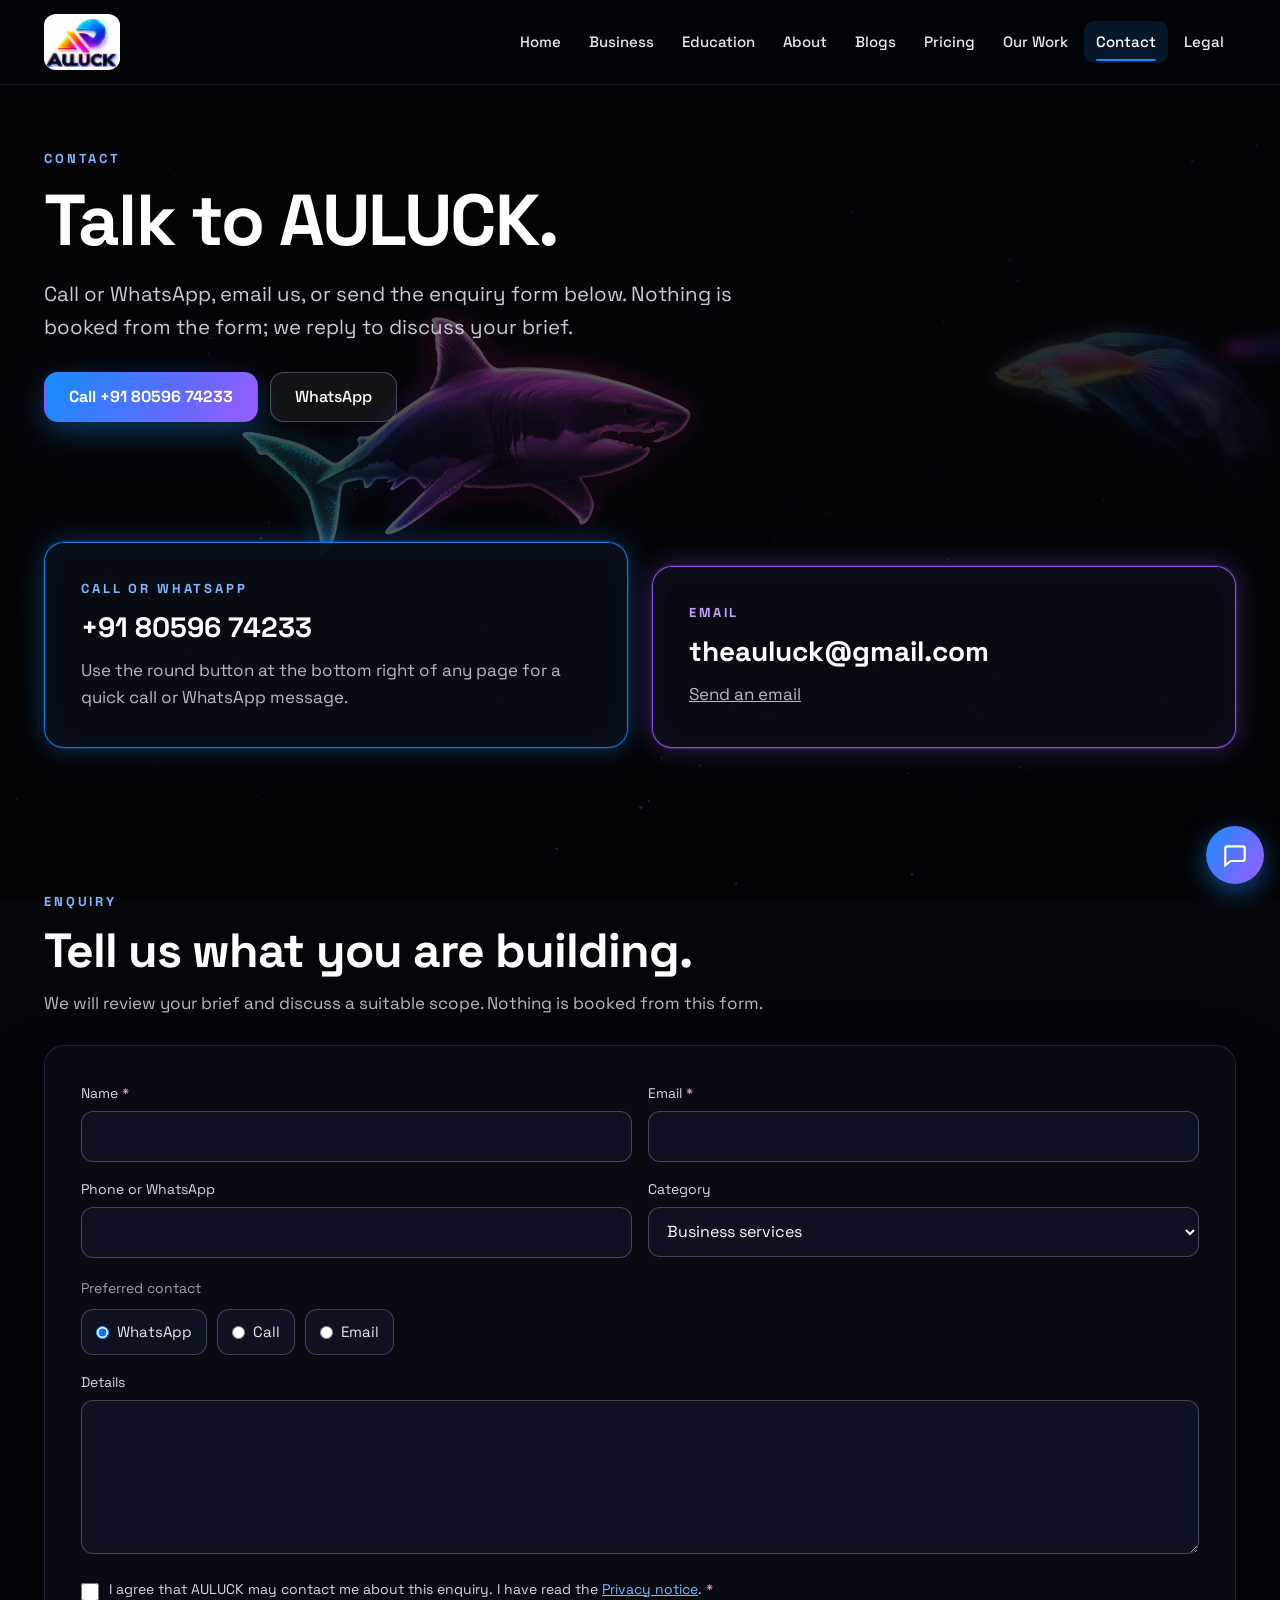
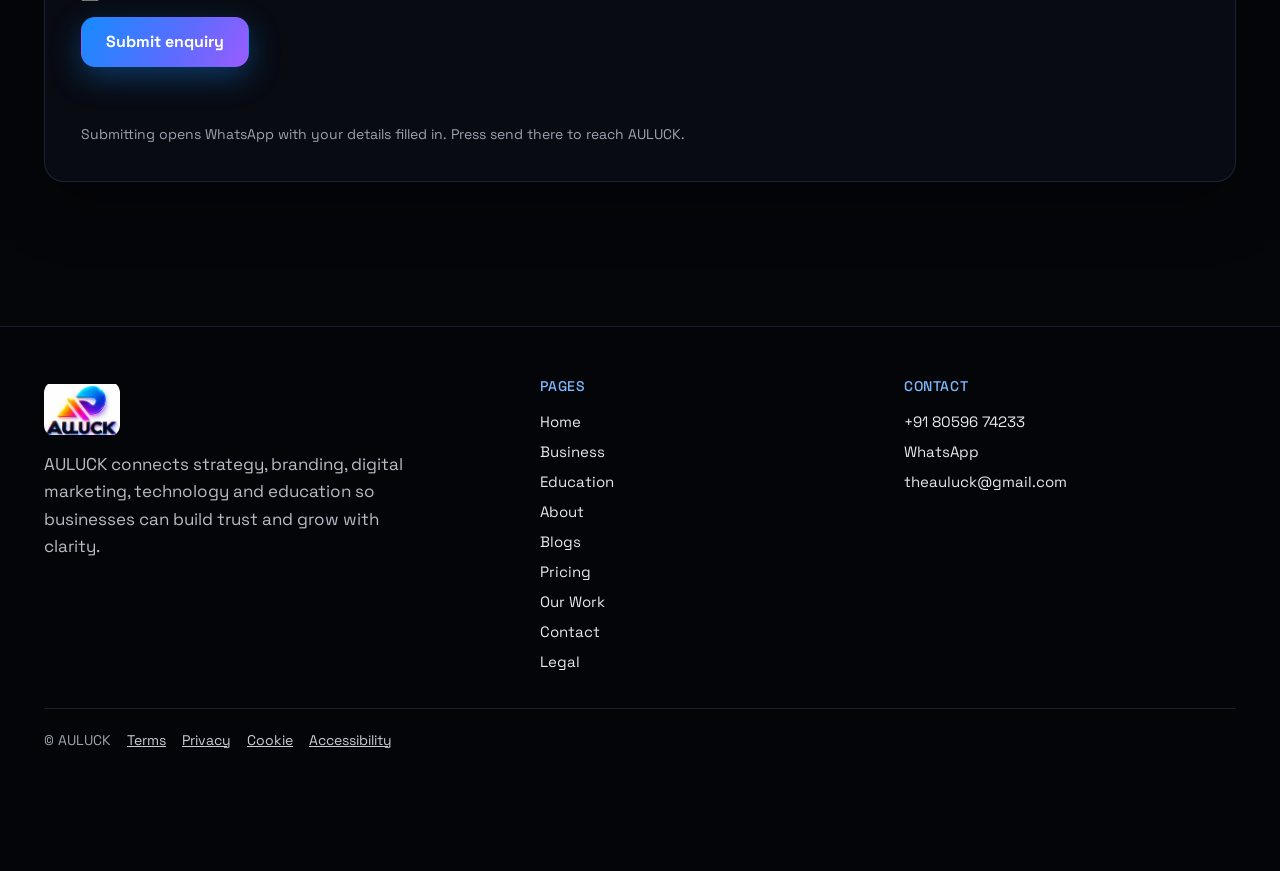
<file: contact.html>
<!doctype html>
<html lang="en">
<head>
<meta charset="utf-8">
<meta name="viewport" content="width=device-width,initial-scale=1">
<title>Contact AULUCK | Call, WhatsApp and Enquiry</title>
<meta name="description" content="Call or WhatsApp AULUCK on +91 80596 74233, email theauluck@gmail.com, or send an enquiry.">
<link rel="icon" href="data:,">
<link rel="stylesheet" href="assets/css/site.css">
</head>
<body data-page="contact">
<canvas id="bg" aria-hidden="true"></canvas>
<div class="shade" aria-hidden="true"></div>
<a class="skip" href="#main">Skip to content</a>
<header class="top"><div class="wrap"><div class="bar"><a class="logo" href="index.html" aria-label="AULUCK home"><img src="assets/img/logo-crop.jpg" alt="AULUCK logo" width="76" height="56"></a><button class="menu-btn" type="button" aria-expanded="false" aria-controls="site-nav">Menu</button><nav class="main" id="site-nav" aria-label="Main"><a href="index.html">Home</a><a href="business.html">Business</a><a href="education.html">Education</a><a href="about.html">About</a><a href="blogs.html">Blogs</a><a href="pricing.html">Pricing</a><a href="our-work.html">Our Work</a><a href="contact.html" aria-current="page">Contact</a><a href="legal.html">Legal</a></nav></div></div></header>
<main id="main"><section class="hero"><div class="wrap hero-grid no-art"><div><div class="eyebrow">Contact</div><h1>Talk to AULUCK.</h1><p class="lead" style="margin-top:20px">Call or WhatsApp, email us, or send the enquiry form below. Nothing is booked from the form; we reply to discuss your brief.</p><div class="btn-row"><a class="btn p" href="tel:+918059674233">Call +91 80596 74233</a><a class="btn s" href="https://wa.me/918059674233">WhatsApp</a></div></div></div></section><section class="sec"><div class="wrap box-grid"><div class="box ring-b"><div class="eyebrow">Call or WhatsApp</div><h3>+91 80596 74233</h3><p style="margin-top:12px">Use the round button at the bottom right of any page for a quick call or WhatsApp message.</p></div><div class="box ring-e"><div class="eyebrow pu">Email</div><h3>theauluck@gmail.com</h3><p style="margin-top:12px"><a href="mailto:theauluck@gmail.com">Send an email</a></p></div></div></section><section class="sec" id="enquiry"><div class="wrap"><div class="sec-head"><div class="eyebrow">Enquiry</div><h2>Tell us what you are building.</h2><p>We will review your brief and discuss a suitable scope. Nothing is booked from this form.</p></div><div class="box"><form class="enq" novalidate><div><label for="e-name">Name <span class="req">*</span></label><input class="field" id="e-name" name="name" required autocomplete="name"></div><div><label for="e-email">Email <span class="req">*</span></label><input class="field" id="e-email" name="email" type="email" required autocomplete="email"></div><div><label for="e-phone">Phone or WhatsApp</label><input class="field" id="e-phone" name="phone" type="tel" autocomplete="tel"></div><div><label for="e-cat">Category</label><select class="field" id="e-cat" name="category"><option>Business services</option><option>Education</option><option>Not sure yet</option></select></div><div class="full"><span class="note">Preferred contact</span><div class="radios" style="margin-top:8px"><label><input type="radio" name="contact" value="WhatsApp" checked> WhatsApp</label><label><input type="radio" name="contact" value="Call"> Call</label><label><input type="radio" name="contact" value="Email"> Email</label></div></div><div class="full"><label for="e-details">Details</label><textarea class="field" id="e-details" name="details" rows="5"></textarea></div><div class="full consent"><input type="checkbox" id="e-consent" name="consent" required><label for="e-consent" style="margin:0">I agree that AULUCK may contact me about this enquiry. I have read the <button type="button" data-legal="privacy" style="background:none;border:0;color:#7FB8FF;text-decoration:underline;cursor:pointer;font:inherit;padding:0">Privacy notice</button>. <span class="req">*</span></label></div><div class="full btn-row" style="margin-top:0"><button class="btn p" type="submit">Submit enquiry</button></div><p class="form-status full" aria-live="polite"></p><p class="enq-note full">Submitting opens WhatsApp with your details filled in. Press send there to reach AULUCK.</p></form></div></div></section></main>
<footer class="site"><div class="wrap"><div class="foot-grid"><div><a class="logo" href="index.html" aria-label="AULUCK home"><img src="assets/img/logo-crop.jpg" alt="AULUCK logo" width="76" height="56"></a><p style="margin-top:14px;max-width:360px">AULUCK connects strategy, branding, digital marketing, technology and education so businesses can build trust and grow with clarity.</p></div><div><h5>Pages</h5><a href="index.html">Home</a><a href="business.html">Business</a><a href="education.html">Education</a><a href="about.html">About</a><a href="blogs.html">Blogs</a><a href="pricing.html">Pricing</a><a href="our-work.html">Our Work</a><a href="contact.html">Contact</a><a href="legal.html">Legal</a></div><div><h5>Contact</h5><a data-tel href="tel:+918059674233">+91 80596 74233</a><a data-wa href="https://wa.me/918059674233">WhatsApp</a><a href="mailto:theauluck@gmail.com">theauluck@gmail.com</a></div></div><div class="legal-row"><span>&copy; AULUCK</span><button type="button" data-legal="terms">Terms</button><button type="button" data-legal="privacy">Privacy</button><button type="button" data-legal="cookie">Cookie</button><button type="button" data-legal="access">Accessibility</button></div></div></footer>
<div class="fab">
<div class="fab-menu" id="fab-menu" hidden><a data-tel href="tel:+918059674233">Call AULUCK</a><a data-wa href="https://wa.me/918059674233">WhatsApp AULUCK</a></div>
<button class="fab-btn" type="button" aria-expanded="false" aria-controls="fab-menu" aria-label="Call or WhatsApp AULUCK"><svg viewBox="0 0 24 24" fill="none" stroke="currentColor" stroke-width="2" aria-hidden="true"><path d="M21 15.5a2 2 0 0 1-2 2H8l-5 4V6a2 2 0 0 1 2-2h14a2 2 0 0 1 2 2z"/></svg></button></div>
<div id="modal" class="modal" role="dialog" aria-modal="true" aria-labelledby="modal-title" hidden><div class="modal-box"><div class="modal-top"><div id="modal-tag"></div><button class="modal-x" type="button" aria-label="Close">&times;</button></div><div class="modal-scroll" id="modal-scroll"><h2 id="modal-title"></h2><div id="modal-body"></div></div><div class="modal-foot" id="modal-foot"></div></div></div>
<script src="assets/js/bg.js"></script>
<script src="assets/js/config.js"></script>
<script src="assets/js/data.js"></script>
<script src="assets/js/app.js"></script>
<noscript><p class="wrap" style="padding-top:20px">Some lists and the diagram need JavaScript. The main text of each page is still here.</p></noscript>
</body>
</html>
</file>
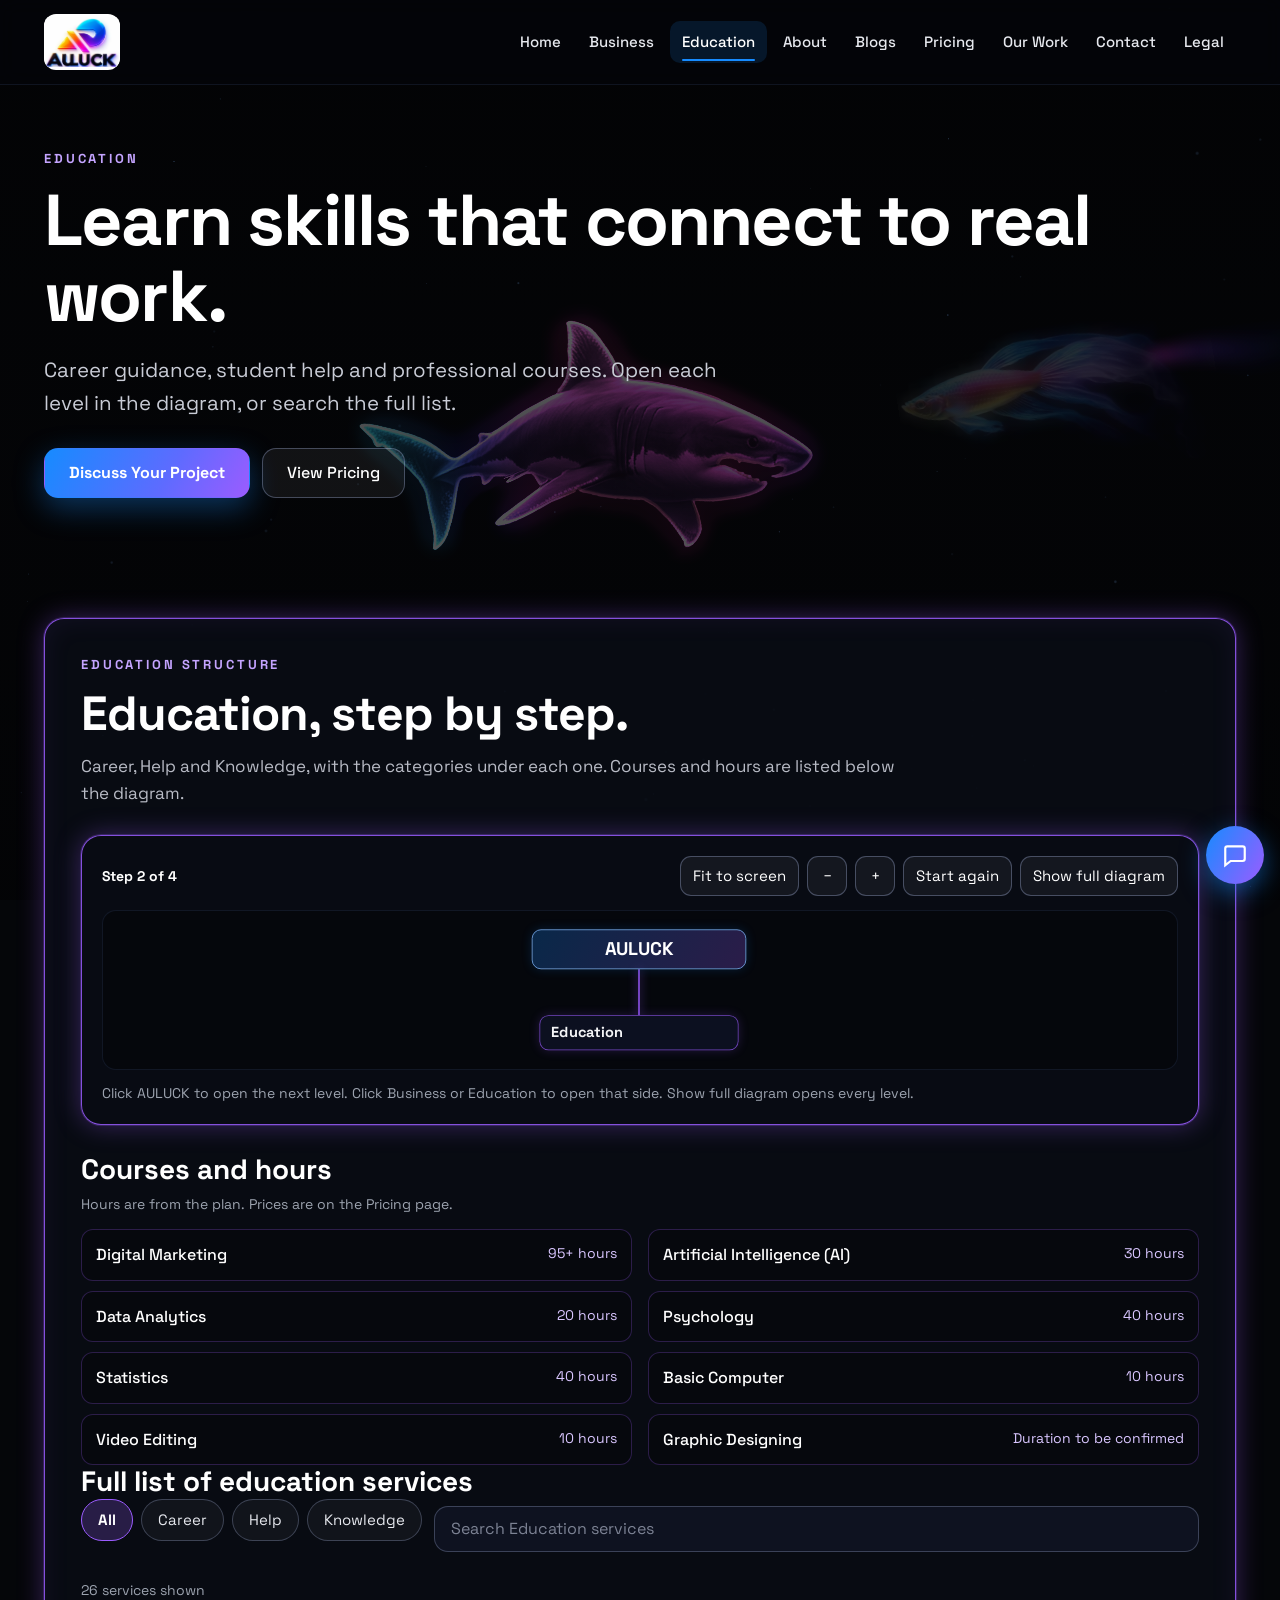
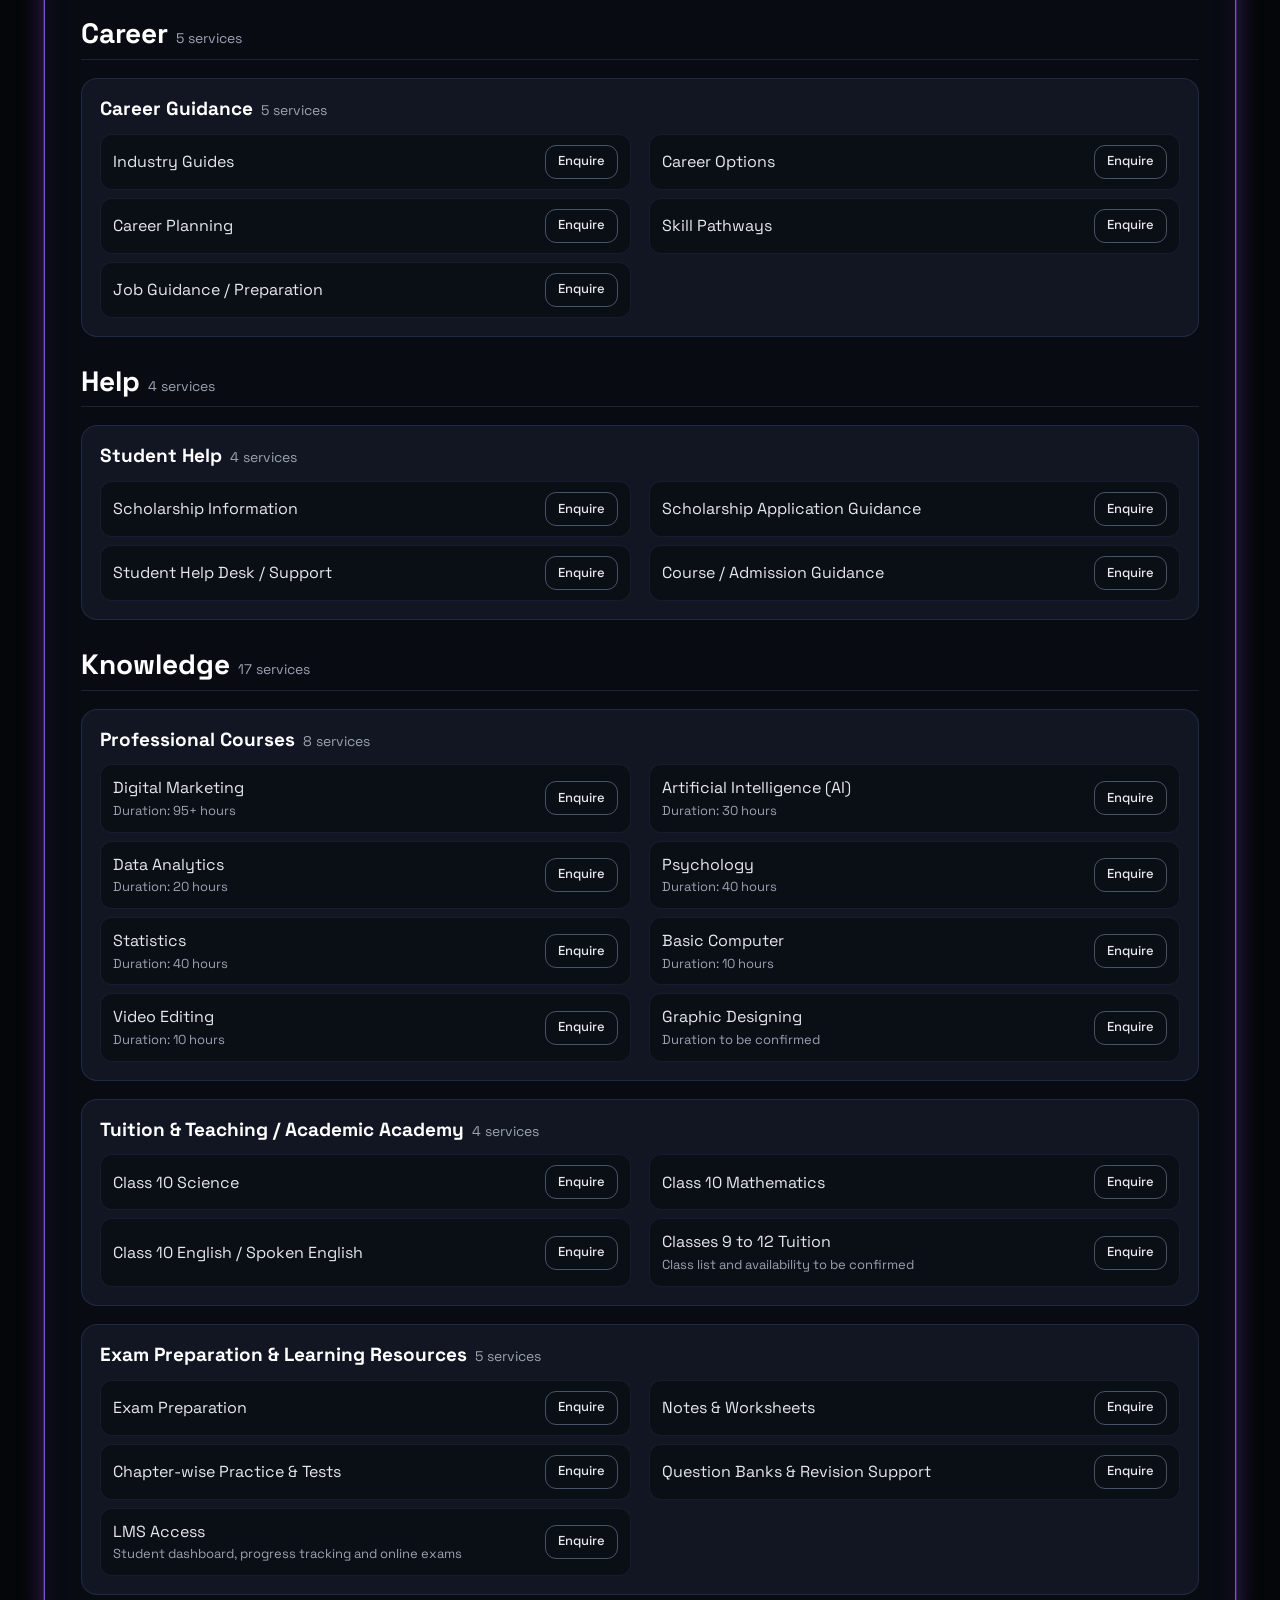
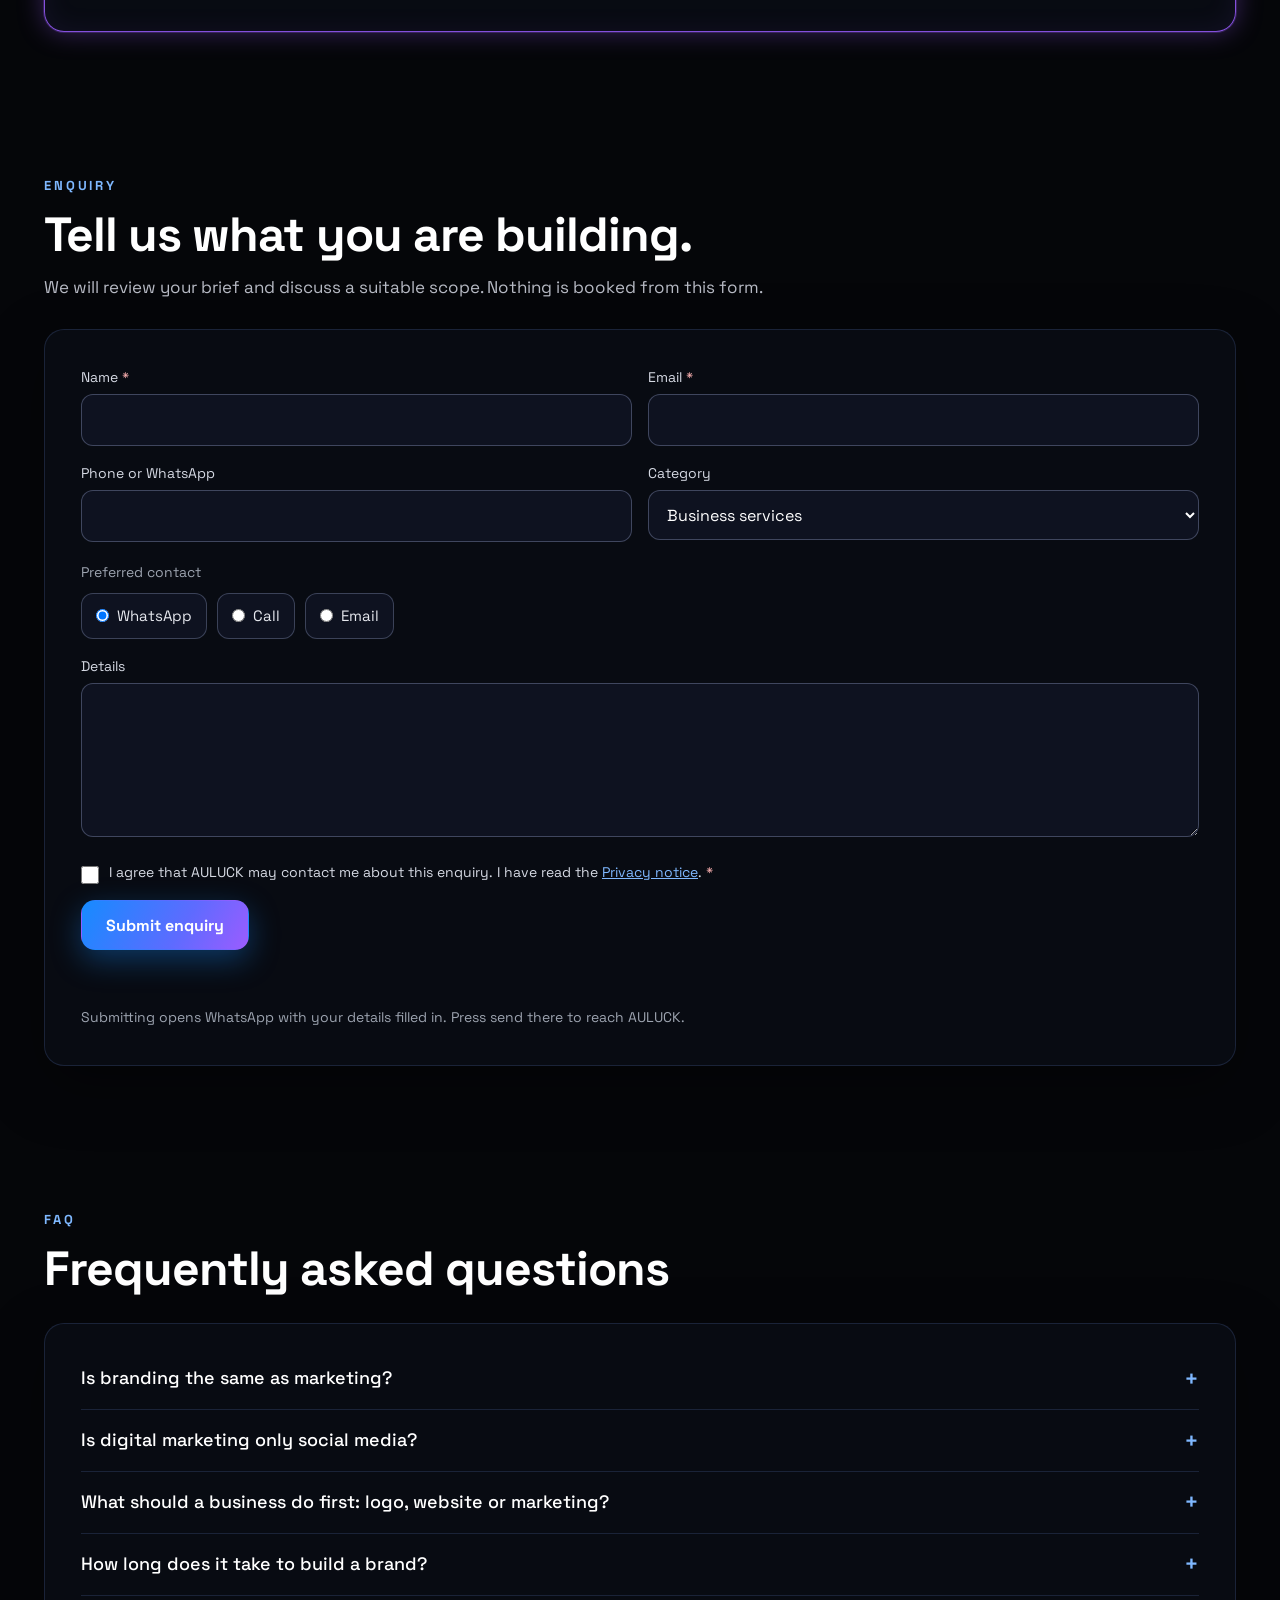
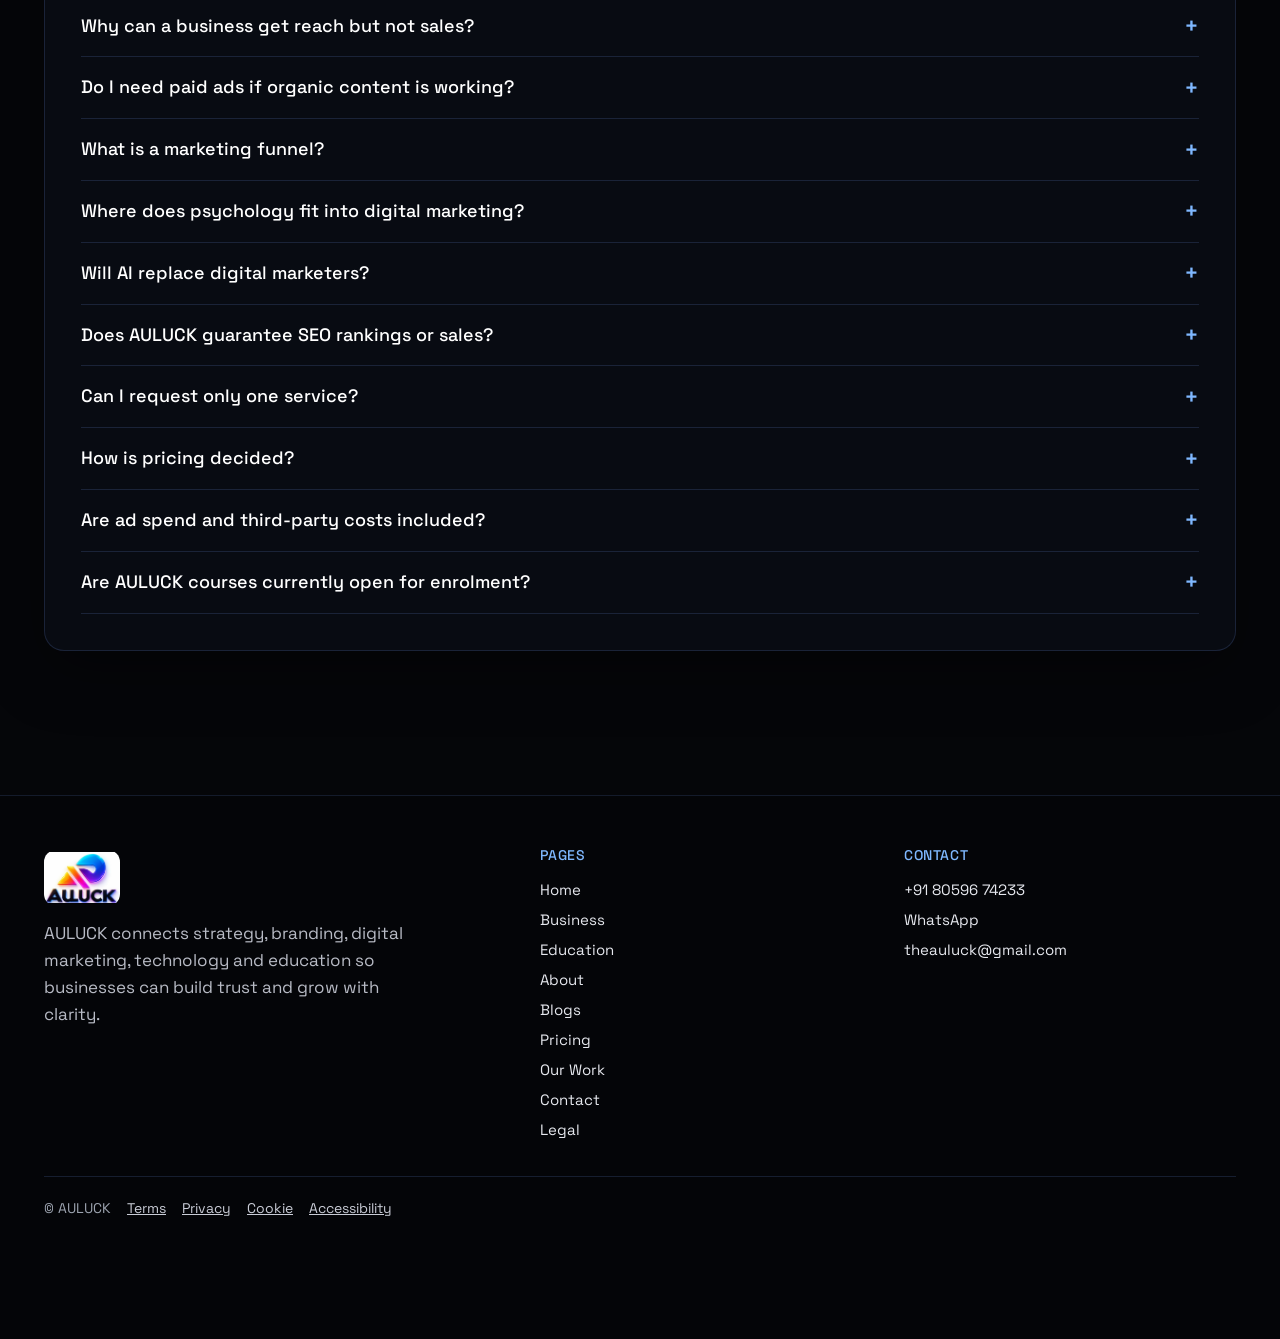
<file: education.html>
<!doctype html>
<html lang="en">
<head>
<meta charset="utf-8">
<meta name="viewport" content="width=device-width,initial-scale=1">
<title>Education | AULUCK</title>
<meta name="description" content="Education by AULUCK: career guidance, student help and professional courses.">
<link rel="icon" href="data:,">
<link rel="stylesheet" href="assets/css/site.css">
</head>
<body data-page="education">
<canvas id="bg" aria-hidden="true"></canvas>
<div class="shade" aria-hidden="true"></div>
<a class="skip" href="#main">Skip to content</a>
<header class="top"><div class="wrap"><div class="bar"><a class="logo" href="index.html" aria-label="AULUCK home"><img src="assets/img/logo-crop.jpg" alt="AULUCK logo" width="76" height="56"></a><button class="menu-btn" type="button" aria-expanded="false" aria-controls="site-nav">Menu</button><nav class="main" id="site-nav" aria-label="Main"><a href="index.html">Home</a><a href="business.html">Business</a><a href="education.html" aria-current="page">Education</a><a href="about.html">About</a><a href="blogs.html">Blogs</a><a href="pricing.html">Pricing</a><a href="our-work.html">Our Work</a><a href="contact.html">Contact</a><a href="legal.html">Legal</a></nav></div></div></header>
<main id="main">
<section class="hero"><div class="wrap hero-grid no-art"><div><div class="eyebrow pu">Education</div><h1>Learn skills that connect to real work.</h1><p class="lead" style="margin-top:20px">Career guidance, student help and professional courses. Open each level in the diagram, or search the full list.</p><div class="btn-row"><a class="btn p" href="#enquiry">Discuss Your Project</a><a class="btn s" href="pricing.html">View Pricing</a></div></div></div></section>
<section class="sec" id="services"><div class="wrap"><div class="box ring-e"><div class="sec-head"><div class="eyebrow pu">Education structure</div><h2>Education, step by step.</h2><p>Career, Help and Knowledge, with the categories under each one. Courses and hours are listed below the diagram.</p></div><div class="dg ring-e" data-dg="education"><div class="dg-bar"><div class="crumb">AULUCK</div><div class="dg-ctrl"><button type="button" data-dgc="fit">Fit to screen</button><button type="button" data-dgc="out" aria-label="Zoom out">&minus;</button><button type="button" data-dgc="in" aria-label="Zoom in">+</button><button type="button" data-dgc="reset">Start again</button><button type="button" data-dgc="all">Show full diagram</button></div></div><div class="dg-stage"><div class="dg-sizer"><div class="dg-canvas"></div></div></div><p class="dg-note">Click AULUCK to open the next level. Click Business or Education to open that side. Show full diagram opens every level.</p></div>
<div style="margin-top:28px"><h3>Courses and hours</h3><p class="note" style="margin-top:6px">Hours are from the plan. Prices are on the Pricing page.</p><div class="course-grid" id="course-grid"></div></div><div class="svc" data-svc="education" data-mode="list"><h3>Full list of education services</h3><div class="toolbar"><div class="svc-tabs-host seg"></div><div class="search"><input type="search" aria-label="Search Education services" placeholder="Search Education services"></div></div><p class="count"></p><div class="svc-host"></div></div>
</div></div></section>
<section class="sec" id="enquiry"><div class="wrap"><div class="sec-head"><div class="eyebrow">Enquiry</div><h2>Tell us what you are building.</h2><p>We will review your brief and discuss a suitable scope. Nothing is booked from this form.</p></div><div class="box"><form class="enq" novalidate><div><label for="e-name">Name <span class="req">*</span></label><input class="field" id="e-name" name="name" required autocomplete="name"></div><div><label for="e-email">Email <span class="req">*</span></label><input class="field" id="e-email" name="email" type="email" required autocomplete="email"></div><div><label for="e-phone">Phone or WhatsApp</label><input class="field" id="e-phone" name="phone" type="tel" autocomplete="tel"></div><div><label for="e-cat">Category</label><select class="field" id="e-cat" name="category"><option>Business services</option><option>Education</option><option>Not sure yet</option></select></div><div class="full"><span class="note">Preferred contact</span><div class="radios" style="margin-top:8px"><label><input type="radio" name="contact" value="WhatsApp" checked> WhatsApp</label><label><input type="radio" name="contact" value="Call"> Call</label><label><input type="radio" name="contact" value="Email"> Email</label></div></div><div class="full"><label for="e-details">Details</label><textarea class="field" id="e-details" name="details" rows="5"></textarea></div><div class="full consent"><input type="checkbox" id="e-consent" name="consent" required><label for="e-consent" style="margin:0">I agree that AULUCK may contact me about this enquiry. I have read the <button type="button" data-legal="privacy" style="background:none;border:0;color:#7FB8FF;text-decoration:underline;cursor:pointer;font:inherit;padding:0">Privacy notice</button>. <span class="req">*</span></label></div><div class="full btn-row" style="margin-top:0"><button class="btn p" type="submit">Submit enquiry</button></div><p class="form-status full" aria-live="polite"></p><p class="enq-note full">Submitting opens WhatsApp with your details filled in. Press send there to reach AULUCK.</p></form></div></div></section>
<section class="sec" id="faq"><div class="wrap"><div class="sec-head"><div class="eyebrow">FAQ</div><h2>Frequently asked questions</h2></div><div class="box"><details class="faq"><summary>Is branding the same as marketing?</summary><p>No. Branding shapes identity, meaning, recognition and expectations. Marketing is the broader system of understanding demand, creating value, communicating an offer and reaching customers. Branding supports marketing, but the two are not interchangeable.</p></details><details class="faq"><summary>Is digital marketing only social media?</summary><p>No. Digital marketing includes search, websites, analytics, email, paid media, social platforms, marketplaces, CRM and other digital touchpoints. Social media is one channel within a wider customer journey.</p></details><details class="faq"><summary>What should a business do first: logo, website or marketing?</summary><p>Start with strategic clarity. Define the audience, problem, offer and positioning. Then build the identity and digital assets that communicate that strategy. The right order depends on the business and its current assets.</p></details><details class="faq"><summary>How long does it take to build a brand?</summary><p>A visual identity can be produced within an agreed project schedule. Brand strength takes longer because memory, trust and reputation develop through repeated exposure and customer experience. Separate asset-production timelines from long-term market perception.</p></details><details class="faq"><summary>Why can a business get reach but not sales?</summary><p>Reach is an attention measure. Sales also depend on relevance, offer quality, trust, price, timing, friction, lead quality and the sales process. Review the full journey rather than assuming more reach will solve the problem.</p></details><details class="faq"><summary>Do I need paid ads if organic content is working?</summary><p>Not automatically. Organic and paid channels have different roles. The right mix depends on the objective, economics, audience behaviour and maturity of the offer. Advertising should be tested with a clear budget and reliable tracking.</p></details><details class="faq"><summary>What is a marketing funnel?</summary><p>A funnel describes the journey from awareness and consideration to conversion and retention. It helps a business identify where suitable customers are getting stuck and what should be improved.</p></details><details class="faq"><summary>Where does psychology fit into digital marketing?</summary><p>Psychology helps explain attention, perception, trust, comparison, decision friction and memory. It should be applied ethically to improve clarity and relevance, not to deceive or pressure customers.</p></details><details class="faq"><summary>Will AI replace digital marketers?</summary><p>AI can accelerate parts of research, production, analysis and operations. It does not remove the need for market judgement, positioning, commercial thinking, verification, creativity and relationship management.</p></details><details class="faq"><summary>Does AULUCK guarantee SEO rankings or sales?</summary><p>No. Search rankings, reach, leads and sales depend on multiple factors outside any one provider’s control. AULUCK should agree scope, measurement and reporting, but must not guarantee a fixed outcome.</p></details><details class="faq"><summary>Can I request only one service?</summary><p>Yes. A project can be scoped around an individual service or a combination of capabilities where the requirements justify it.</p></details><details class="faq"><summary>How is pricing decided?</summary><p>Starting prices are on the Pricing page. Services with a fixed starting price show it there, and services that need a scope are marked Get Quote. Prices are to be confirmed by AULUCK. Quotes depend on scope, deliverables, complexity, timeline and third-party costs.</p></details><details class="faq"><summary>Are ad spend and third-party costs included?</summary><p>They are separate unless the written quotation specifically includes them. This may include media spend, influencer fees, printing, domain, hosting, software, APIs, subscriptions and other external costs.</p></details><details class="faq"><summary>Are AULUCK courses currently open for enrolment?</summary><p>Course materials and course portfolio are reported prepared. Current enrolment status, launch dates, fees, course format and certificate policy must be confirmed on the relevant course page before a learner registers.</p></details></div></div></section>

</main>
<footer class="site"><div class="wrap"><div class="foot-grid"><div><a class="logo" href="index.html" aria-label="AULUCK home"><img src="assets/img/logo-crop.jpg" alt="AULUCK logo" width="76" height="56"></a><p style="margin-top:14px;max-width:360px">AULUCK connects strategy, branding, digital marketing, technology and education so businesses can build trust and grow with clarity.</p></div><div><h5>Pages</h5><a href="index.html">Home</a><a href="business.html">Business</a><a href="education.html">Education</a><a href="about.html">About</a><a href="blogs.html">Blogs</a><a href="pricing.html">Pricing</a><a href="our-work.html">Our Work</a><a href="contact.html">Contact</a><a href="legal.html">Legal</a></div><div><h5>Contact</h5><a data-tel href="tel:+918059674233">+91 80596 74233</a><a data-wa href="https://wa.me/918059674233">WhatsApp</a><a href="mailto:theauluck@gmail.com">theauluck@gmail.com</a></div></div><div class="legal-row"><span>&copy; AULUCK</span><button type="button" data-legal="terms">Terms</button><button type="button" data-legal="privacy">Privacy</button><button type="button" data-legal="cookie">Cookie</button><button type="button" data-legal="access">Accessibility</button></div></div></footer>
<div class="fab">
<div class="fab-menu" id="fab-menu" hidden><a data-tel href="tel:+918059674233">Call AULUCK</a><a data-wa href="https://wa.me/918059674233">WhatsApp AULUCK</a></div>
<button class="fab-btn" type="button" aria-expanded="false" aria-controls="fab-menu" aria-label="Call or WhatsApp AULUCK"><svg viewBox="0 0 24 24" fill="none" stroke="currentColor" stroke-width="2" aria-hidden="true"><path d="M21 15.5a2 2 0 0 1-2 2H8l-5 4V6a2 2 0 0 1 2-2h14a2 2 0 0 1 2 2z"/></svg></button></div>
<div id="modal" class="modal" role="dialog" aria-modal="true" aria-labelledby="modal-title" hidden><div class="modal-box"><div class="modal-top"><div id="modal-tag"></div><button class="modal-x" type="button" aria-label="Close">&times;</button></div><div class="modal-scroll" id="modal-scroll"><h2 id="modal-title"></h2><div id="modal-body"></div></div><div class="modal-foot" id="modal-foot"></div></div></div>
<script src="assets/js/bg.js"></script>
<script src="assets/js/config.js"></script>
<script src="assets/js/data.js"></script>
<script src="assets/js/app.js"></script>
<noscript><p class="wrap" style="padding-top:20px">Some lists and the diagram need JavaScript. The main text of each page is still here.</p></noscript>
</body>
</html>
</file>
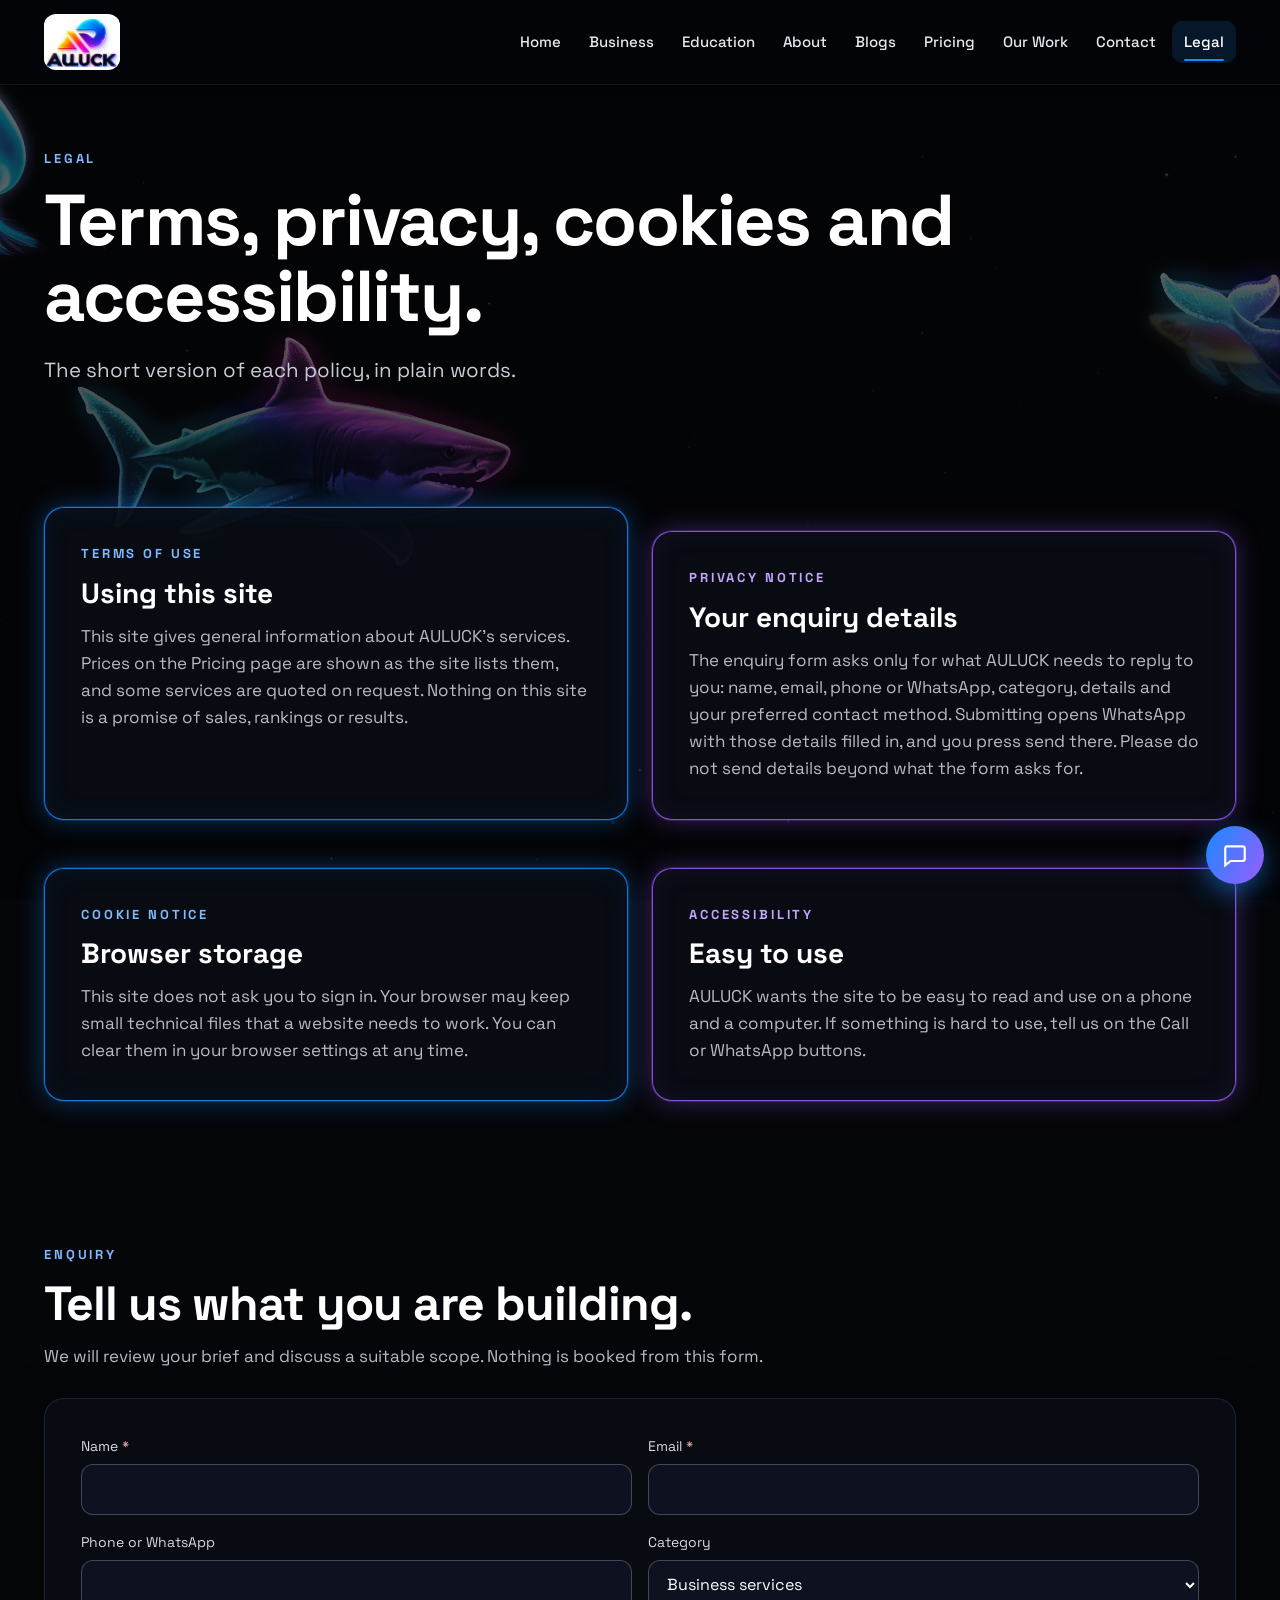
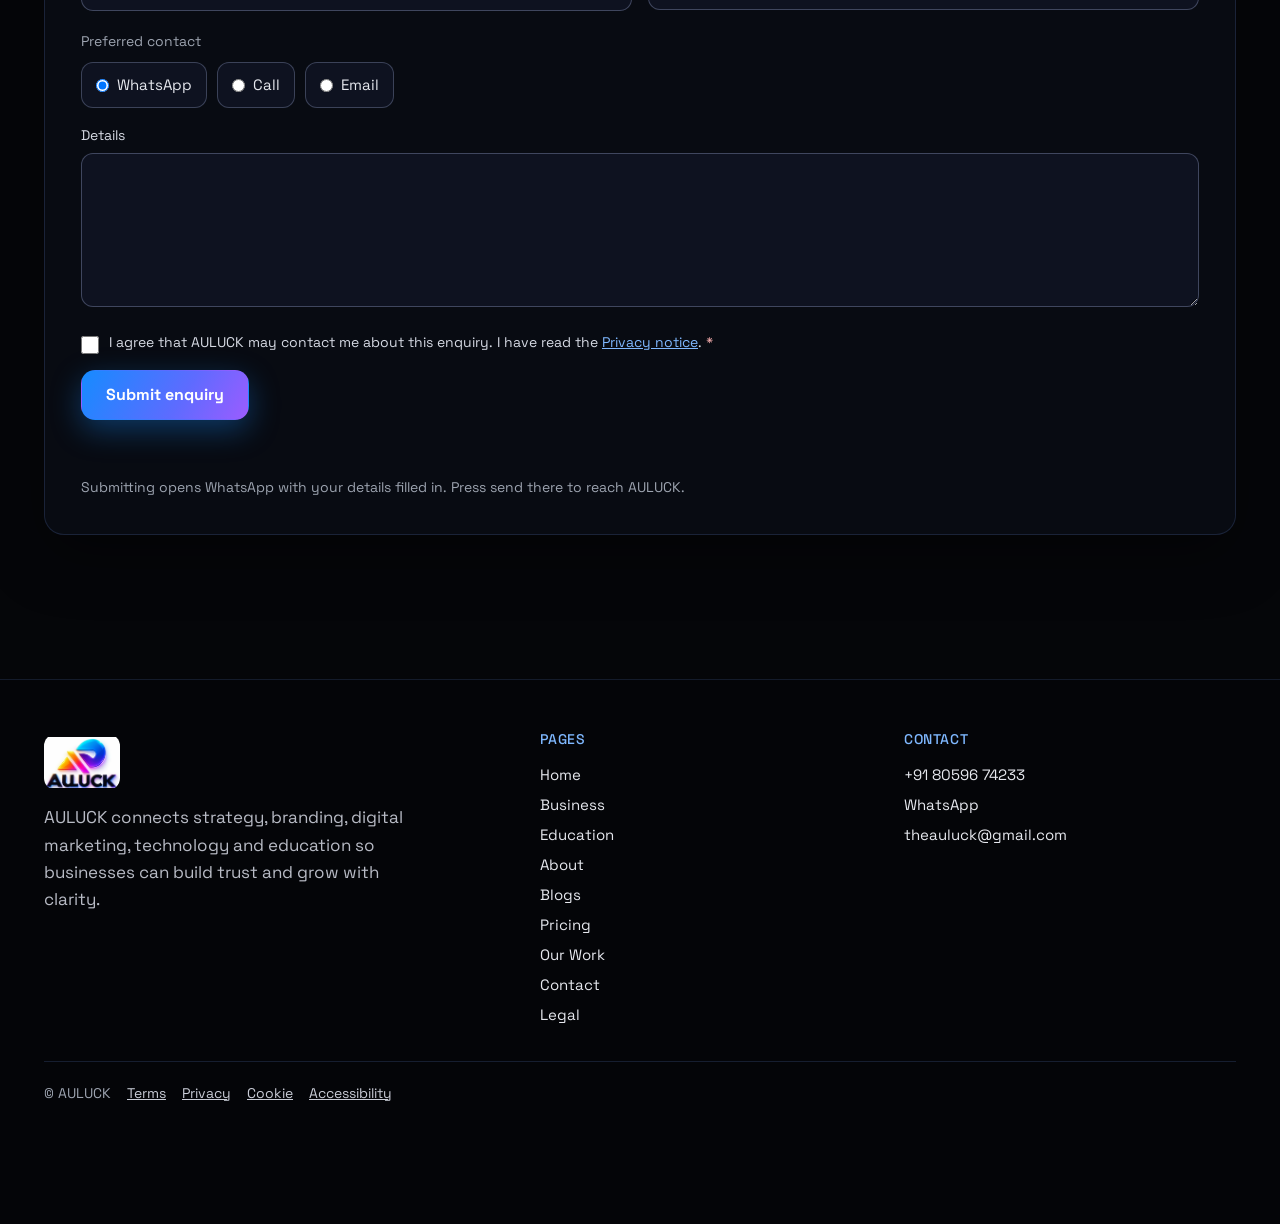
<file: legal.html>
<!doctype html>
<html lang="en">
<head>
<meta charset="utf-8">
<meta name="viewport" content="width=device-width,initial-scale=1">
<title>Legal | AULUCK Terms, Privacy, Cookies and Accessibility</title>
<meta name="description" content="Plain-words terms of use, privacy notice, cookie notice and accessibility statement for AULUCK.">
<link rel="icon" href="data:,">
<link rel="stylesheet" href="assets/css/site.css">
</head>
<body data-page="legal">
<canvas id="bg" aria-hidden="true"></canvas>
<div class="shade" aria-hidden="true"></div>
<a class="skip" href="#main">Skip to content</a>
<header class="top"><div class="wrap"><div class="bar"><a class="logo" href="index.html" aria-label="AULUCK home"><img src="assets/img/logo-crop.jpg" alt="AULUCK logo" width="76" height="56"></a><button class="menu-btn" type="button" aria-expanded="false" aria-controls="site-nav">Menu</button><nav class="main" id="site-nav" aria-label="Main"><a href="index.html">Home</a><a href="business.html">Business</a><a href="education.html">Education</a><a href="about.html">About</a><a href="blogs.html">Blogs</a><a href="pricing.html">Pricing</a><a href="our-work.html">Our Work</a><a href="contact.html">Contact</a><a href="legal.html" aria-current="page">Legal</a></nav></div></div></header>
<main id="main"><section class="hero"><div class="wrap hero-grid no-art"><div><div class="eyebrow">Legal</div><h1>Terms, privacy, cookies and accessibility.</h1><p class="lead" style="margin-top:20px">The short version of each policy, in plain words.</p></div></div></section><section class="sec"><div class="wrap box-grid"><div class="box ring-b" id="terms"><div class="eyebrow">Terms of use</div><h3>Using this site</h3><p style="margin-top:12px">This site gives general information about AULUCK&rsquo;s services. Prices on the Pricing page are shown as the site lists them, and some services are quoted on request. Nothing on this site is a promise of sales, rankings or results.</p></div><div class="box ring-e" id="privacy"><div class="eyebrow pu">Privacy notice</div><h3>Your enquiry details</h3><p style="margin-top:12px">The enquiry form asks only for what AULUCK needs to reply to you: name, email, phone or WhatsApp, category, details and your preferred contact method. Submitting opens WhatsApp with those details filled in, and you press send there. Please do not send details beyond what the form asks for.</p></div><div class="box ring-b" id="cookies"><div class="eyebrow">Cookie notice</div><h3>Browser storage</h3><p style="margin-top:12px">This site does not ask you to sign in. Your browser may keep small technical files that a website needs to work. You can clear them in your browser settings at any time.</p></div><div class="box ring-e" id="access"><div class="eyebrow pu">Accessibility</div><h3>Easy to use</h3><p style="margin-top:12px">AULUCK wants the site to be easy to read and use on a phone and a computer. If something is hard to use, tell us on the Call or WhatsApp buttons.</p></div></div></section><section class="sec" id="enquiry"><div class="wrap"><div class="sec-head"><div class="eyebrow">Enquiry</div><h2>Tell us what you are building.</h2><p>We will review your brief and discuss a suitable scope. Nothing is booked from this form.</p></div><div class="box"><form class="enq" novalidate><div><label for="e-name">Name <span class="req">*</span></label><input class="field" id="e-name" name="name" required autocomplete="name"></div><div><label for="e-email">Email <span class="req">*</span></label><input class="field" id="e-email" name="email" type="email" required autocomplete="email"></div><div><label for="e-phone">Phone or WhatsApp</label><input class="field" id="e-phone" name="phone" type="tel" autocomplete="tel"></div><div><label for="e-cat">Category</label><select class="field" id="e-cat" name="category"><option>Business services</option><option>Education</option><option>Not sure yet</option></select></div><div class="full"><span class="note">Preferred contact</span><div class="radios" style="margin-top:8px"><label><input type="radio" name="contact" value="WhatsApp" checked> WhatsApp</label><label><input type="radio" name="contact" value="Call"> Call</label><label><input type="radio" name="contact" value="Email"> Email</label></div></div><div class="full"><label for="e-details">Details</label><textarea class="field" id="e-details" name="details" rows="5"></textarea></div><div class="full consent"><input type="checkbox" id="e-consent" name="consent" required><label for="e-consent" style="margin:0">I agree that AULUCK may contact me about this enquiry. I have read the <button type="button" data-legal="privacy" style="background:none;border:0;color:#7FB8FF;text-decoration:underline;cursor:pointer;font:inherit;padding:0">Privacy notice</button>. <span class="req">*</span></label></div><div class="full btn-row" style="margin-top:0"><button class="btn p" type="submit">Submit enquiry</button></div><p class="form-status full" aria-live="polite"></p><p class="enq-note full">Submitting opens WhatsApp with your details filled in. Press send there to reach AULUCK.</p></form></div></div></section></main>
<footer class="site"><div class="wrap"><div class="foot-grid"><div><a class="logo" href="index.html" aria-label="AULUCK home"><img src="assets/img/logo-crop.jpg" alt="AULUCK logo" width="76" height="56"></a><p style="margin-top:14px;max-width:360px">AULUCK connects strategy, branding, digital marketing, technology and education so businesses can build trust and grow with clarity.</p></div><div><h5>Pages</h5><a href="index.html">Home</a><a href="business.html">Business</a><a href="education.html">Education</a><a href="about.html">About</a><a href="blogs.html">Blogs</a><a href="pricing.html">Pricing</a><a href="our-work.html">Our Work</a><a href="contact.html">Contact</a><a href="legal.html">Legal</a></div><div><h5>Contact</h5><a data-tel href="tel:+918059674233">+91 80596 74233</a><a data-wa href="https://wa.me/918059674233">WhatsApp</a><a href="mailto:theauluck@gmail.com">theauluck@gmail.com</a></div></div><div class="legal-row"><span>&copy; AULUCK</span><button type="button" data-legal="terms">Terms</button><button type="button" data-legal="privacy">Privacy</button><button type="button" data-legal="cookie">Cookie</button><button type="button" data-legal="access">Accessibility</button></div></div></footer>
<div class="fab">
<div class="fab-menu" id="fab-menu" hidden><a data-tel href="tel:+918059674233">Call AULUCK</a><a data-wa href="https://wa.me/918059674233">WhatsApp AULUCK</a></div>
<button class="fab-btn" type="button" aria-expanded="false" aria-controls="fab-menu" aria-label="Call or WhatsApp AULUCK"><svg viewBox="0 0 24 24" fill="none" stroke="currentColor" stroke-width="2" aria-hidden="true"><path d="M21 15.5a2 2 0 0 1-2 2H8l-5 4V6a2 2 0 0 1 2-2h14a2 2 0 0 1 2 2z"/></svg></button></div>
<div id="modal" class="modal" role="dialog" aria-modal="true" aria-labelledby="modal-title" hidden><div class="modal-box"><div class="modal-top"><div id="modal-tag"></div><button class="modal-x" type="button" aria-label="Close">&times;</button></div><div class="modal-scroll" id="modal-scroll"><h2 id="modal-title"></h2><div id="modal-body"></div></div><div class="modal-foot" id="modal-foot"></div></div></div>
<script src="assets/js/bg.js"></script>
<script src="assets/js/config.js"></script>
<script src="assets/js/data.js"></script>
<script src="assets/js/app.js"></script>
<noscript><p class="wrap" style="padding-top:20px">Some lists and the diagram need JavaScript. The main text of each page is still here.</p></noscript>
</body>
</html>
</file>
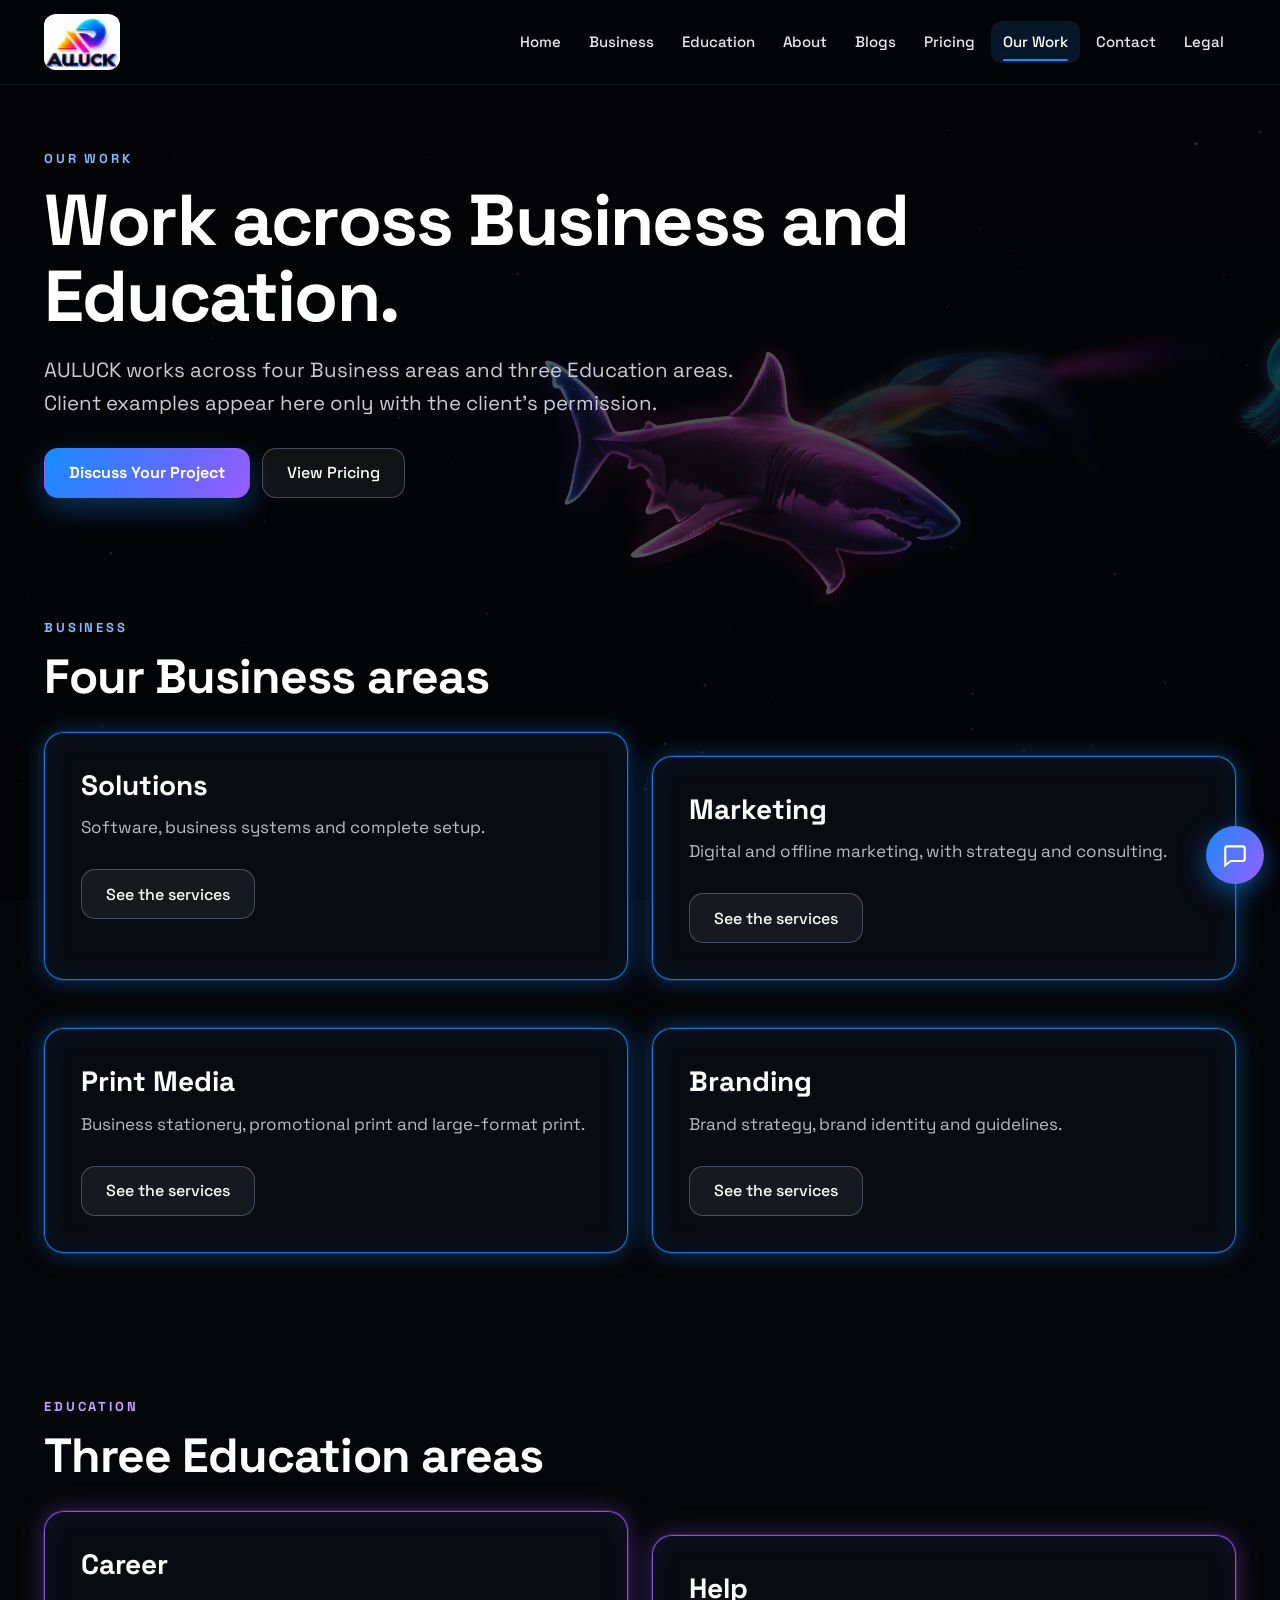
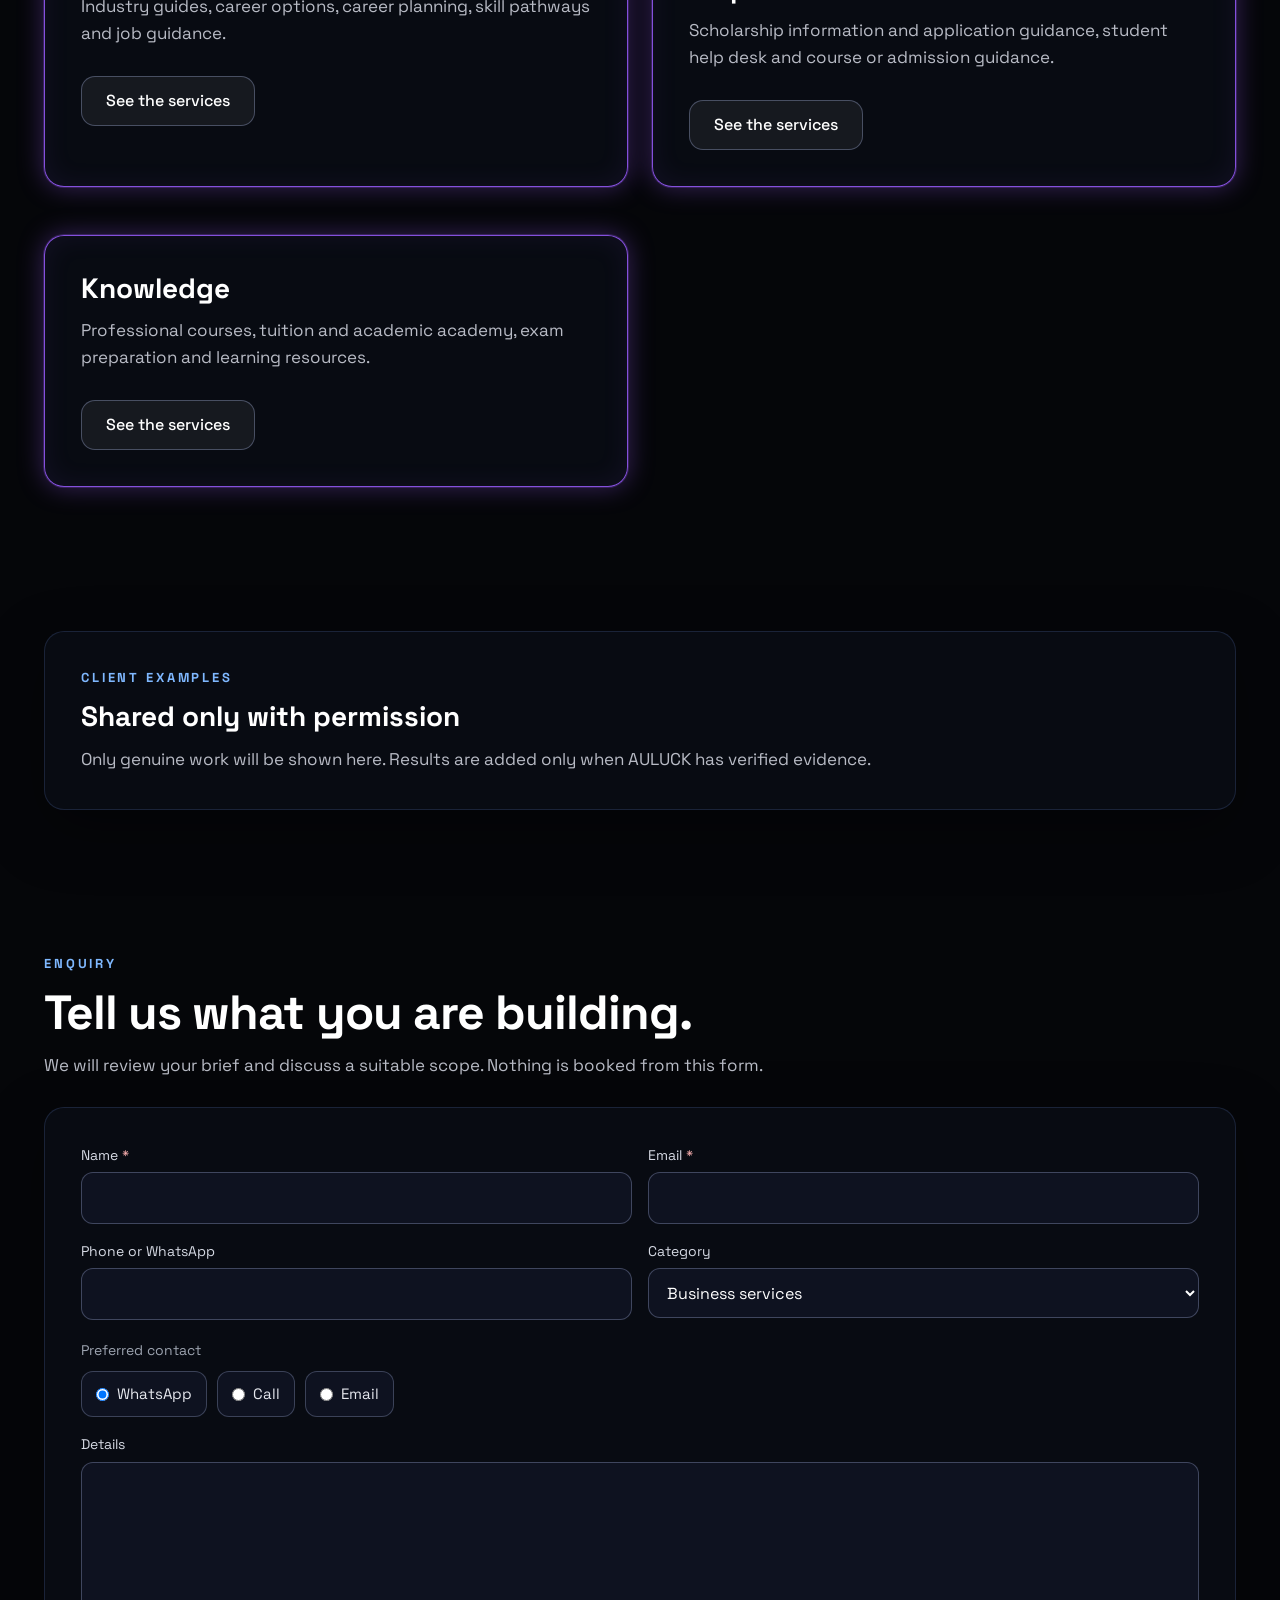
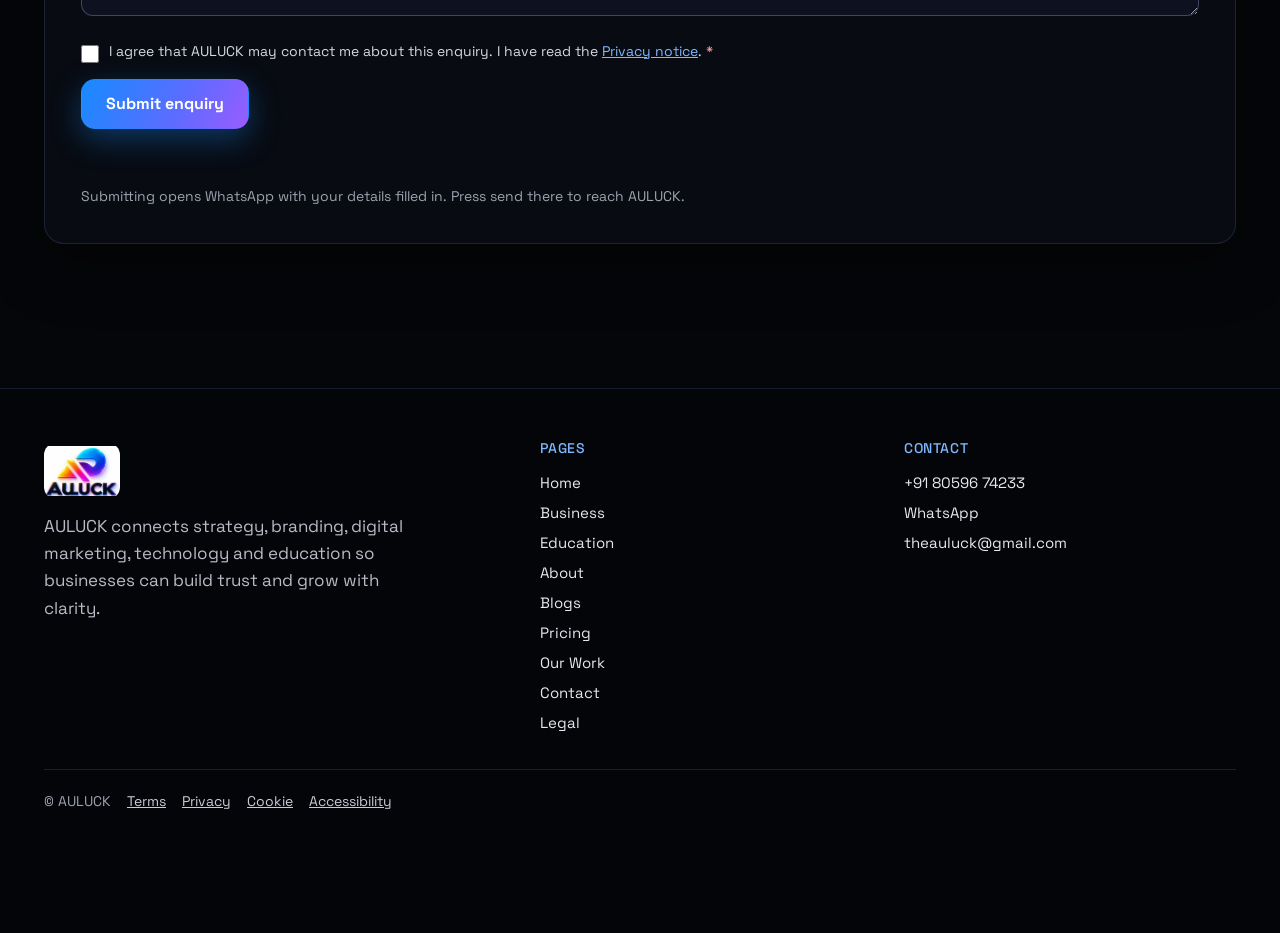
<file: our-work.html>
<!doctype html>
<html lang="en">
<head>
<meta charset="utf-8">
<meta name="viewport" content="width=device-width,initial-scale=1">
<title>Our Work | AULUCK</title>
<meta name="description" content="Business and Education areas AULUCK works in, and how client examples are shared.">
<link rel="icon" href="data:,">
<link rel="stylesheet" href="assets/css/site.css">
</head>
<body data-page="work">
<canvas id="bg" aria-hidden="true"></canvas>
<div class="shade" aria-hidden="true"></div>
<a class="skip" href="#main">Skip to content</a>
<header class="top"><div class="wrap"><div class="bar"><a class="logo" href="index.html" aria-label="AULUCK home"><img src="assets/img/logo-crop.jpg" alt="AULUCK logo" width="76" height="56"></a><button class="menu-btn" type="button" aria-expanded="false" aria-controls="site-nav">Menu</button><nav class="main" id="site-nav" aria-label="Main"><a href="index.html">Home</a><a href="business.html">Business</a><a href="education.html">Education</a><a href="about.html">About</a><a href="blogs.html">Blogs</a><a href="pricing.html">Pricing</a><a href="our-work.html" aria-current="page">Our Work</a><a href="contact.html">Contact</a><a href="legal.html">Legal</a></nav></div></div></header>
<main id="main"><section class="hero"><div class="wrap hero-grid no-art"><div><div class="eyebrow">Our Work</div><h1>Work across Business and Education.</h1><p class="lead" style="margin-top:20px">AULUCK works across four Business areas and three Education areas. Client examples appear here only with the client&rsquo;s permission.</p><div class="btn-row"><a class="btn p" href="#enquiry">Discuss Your Project</a><a class="btn s" href="pricing.html">View Pricing</a></div></div></div></section><section class="sec"><div class="wrap"><div class="sec-head"><div class="eyebrow">Business</div><h2>Four Business areas</h2></div><div class="box-grid"><div class="box ring-b"><h3>Solutions</h3><p style="margin-top:12px">Software, business systems and complete setup.</p><div class="btn-row"><a class="btn s" href="business.html">See the services</a></div></div><div class="box ring-b"><h3>Marketing</h3><p style="margin-top:12px">Digital and offline marketing, with strategy and consulting.</p><div class="btn-row"><a class="btn s" href="business.html">See the services</a></div></div><div class="box ring-b"><h3>Print Media</h3><p style="margin-top:12px">Business stationery, promotional print and large-format print.</p><div class="btn-row"><a class="btn s" href="business.html">See the services</a></div></div><div class="box ring-b"><h3>Branding</h3><p style="margin-top:12px">Brand strategy, brand identity and guidelines.</p><div class="btn-row"><a class="btn s" href="business.html">See the services</a></div></div></div></div></section><section class="sec"><div class="wrap"><div class="sec-head"><div class="eyebrow pu">Education</div><h2>Three Education areas</h2></div><div class="box-grid"><div class="box ring-e"><h3>Career</h3><p style="margin-top:12px">Industry guides, career options, career planning, skill pathways and job guidance.</p><div class="btn-row"><a class="btn s" href="education.html">See the services</a></div></div><div class="box ring-e"><h3>Help</h3><p style="margin-top:12px">Scholarship information and application guidance, student help desk and course or admission guidance.</p><div class="btn-row"><a class="btn s" href="education.html">See the services</a></div></div><div class="box ring-e"><h3>Knowledge</h3><p style="margin-top:12px">Professional courses, tuition and academic academy, exam preparation and learning resources.</p><div class="btn-row"><a class="btn s" href="education.html">See the services</a></div></div></div></div></section><section class="sec"><div class="wrap"><div class="box"><div class="eyebrow">Client examples</div><h3>Shared only with permission</h3><p style="margin-top:12px">Only genuine work will be shown here. Results are added only when AULUCK has verified evidence.</p></div></div></section><section class="sec" id="enquiry"><div class="wrap"><div class="sec-head"><div class="eyebrow">Enquiry</div><h2>Tell us what you are building.</h2><p>We will review your brief and discuss a suitable scope. Nothing is booked from this form.</p></div><div class="box"><form class="enq" novalidate><div><label for="e-name">Name <span class="req">*</span></label><input class="field" id="e-name" name="name" required autocomplete="name"></div><div><label for="e-email">Email <span class="req">*</span></label><input class="field" id="e-email" name="email" type="email" required autocomplete="email"></div><div><label for="e-phone">Phone or WhatsApp</label><input class="field" id="e-phone" name="phone" type="tel" autocomplete="tel"></div><div><label for="e-cat">Category</label><select class="field" id="e-cat" name="category"><option>Business services</option><option>Education</option><option>Not sure yet</option></select></div><div class="full"><span class="note">Preferred contact</span><div class="radios" style="margin-top:8px"><label><input type="radio" name="contact" value="WhatsApp" checked> WhatsApp</label><label><input type="radio" name="contact" value="Call"> Call</label><label><input type="radio" name="contact" value="Email"> Email</label></div></div><div class="full"><label for="e-details">Details</label><textarea class="field" id="e-details" name="details" rows="5"></textarea></div><div class="full consent"><input type="checkbox" id="e-consent" name="consent" required><label for="e-consent" style="margin:0">I agree that AULUCK may contact me about this enquiry. I have read the <button type="button" data-legal="privacy" style="background:none;border:0;color:#7FB8FF;text-decoration:underline;cursor:pointer;font:inherit;padding:0">Privacy notice</button>. <span class="req">*</span></label></div><div class="full btn-row" style="margin-top:0"><button class="btn p" type="submit">Submit enquiry</button></div><p class="form-status full" aria-live="polite"></p><p class="enq-note full">Submitting opens WhatsApp with your details filled in. Press send there to reach AULUCK.</p></form></div></div></section></main>
<footer class="site"><div class="wrap"><div class="foot-grid"><div><a class="logo" href="index.html" aria-label="AULUCK home"><img src="assets/img/logo-crop.jpg" alt="AULUCK logo" width="76" height="56"></a><p style="margin-top:14px;max-width:360px">AULUCK connects strategy, branding, digital marketing, technology and education so businesses can build trust and grow with clarity.</p></div><div><h5>Pages</h5><a href="index.html">Home</a><a href="business.html">Business</a><a href="education.html">Education</a><a href="about.html">About</a><a href="blogs.html">Blogs</a><a href="pricing.html">Pricing</a><a href="our-work.html">Our Work</a><a href="contact.html">Contact</a><a href="legal.html">Legal</a></div><div><h5>Contact</h5><a data-tel href="tel:+918059674233">+91 80596 74233</a><a data-wa href="https://wa.me/918059674233">WhatsApp</a><a href="mailto:theauluck@gmail.com">theauluck@gmail.com</a></div></div><div class="legal-row"><span>&copy; AULUCK</span><button type="button" data-legal="terms">Terms</button><button type="button" data-legal="privacy">Privacy</button><button type="button" data-legal="cookie">Cookie</button><button type="button" data-legal="access">Accessibility</button></div></div></footer>
<div class="fab">
<div class="fab-menu" id="fab-menu" hidden><a data-tel href="tel:+918059674233">Call AULUCK</a><a data-wa href="https://wa.me/918059674233">WhatsApp AULUCK</a></div>
<button class="fab-btn" type="button" aria-expanded="false" aria-controls="fab-menu" aria-label="Call or WhatsApp AULUCK"><svg viewBox="0 0 24 24" fill="none" stroke="currentColor" stroke-width="2" aria-hidden="true"><path d="M21 15.5a2 2 0 0 1-2 2H8l-5 4V6a2 2 0 0 1 2-2h14a2 2 0 0 1 2 2z"/></svg></button></div>
<div id="modal" class="modal" role="dialog" aria-modal="true" aria-labelledby="modal-title" hidden><div class="modal-box"><div class="modal-top"><div id="modal-tag"></div><button class="modal-x" type="button" aria-label="Close">&times;</button></div><div class="modal-scroll" id="modal-scroll"><h2 id="modal-title"></h2><div id="modal-body"></div></div><div class="modal-foot" id="modal-foot"></div></div></div>
<script src="assets/js/bg.js"></script>
<script src="assets/js/config.js"></script>
<script src="assets/js/data.js"></script>
<script src="assets/js/app.js"></script>
<noscript><p class="wrap" style="padding-top:20px">Some lists and the diagram need JavaScript. The main text of each page is still here.</p></noscript>
</body>
</html>
</file>
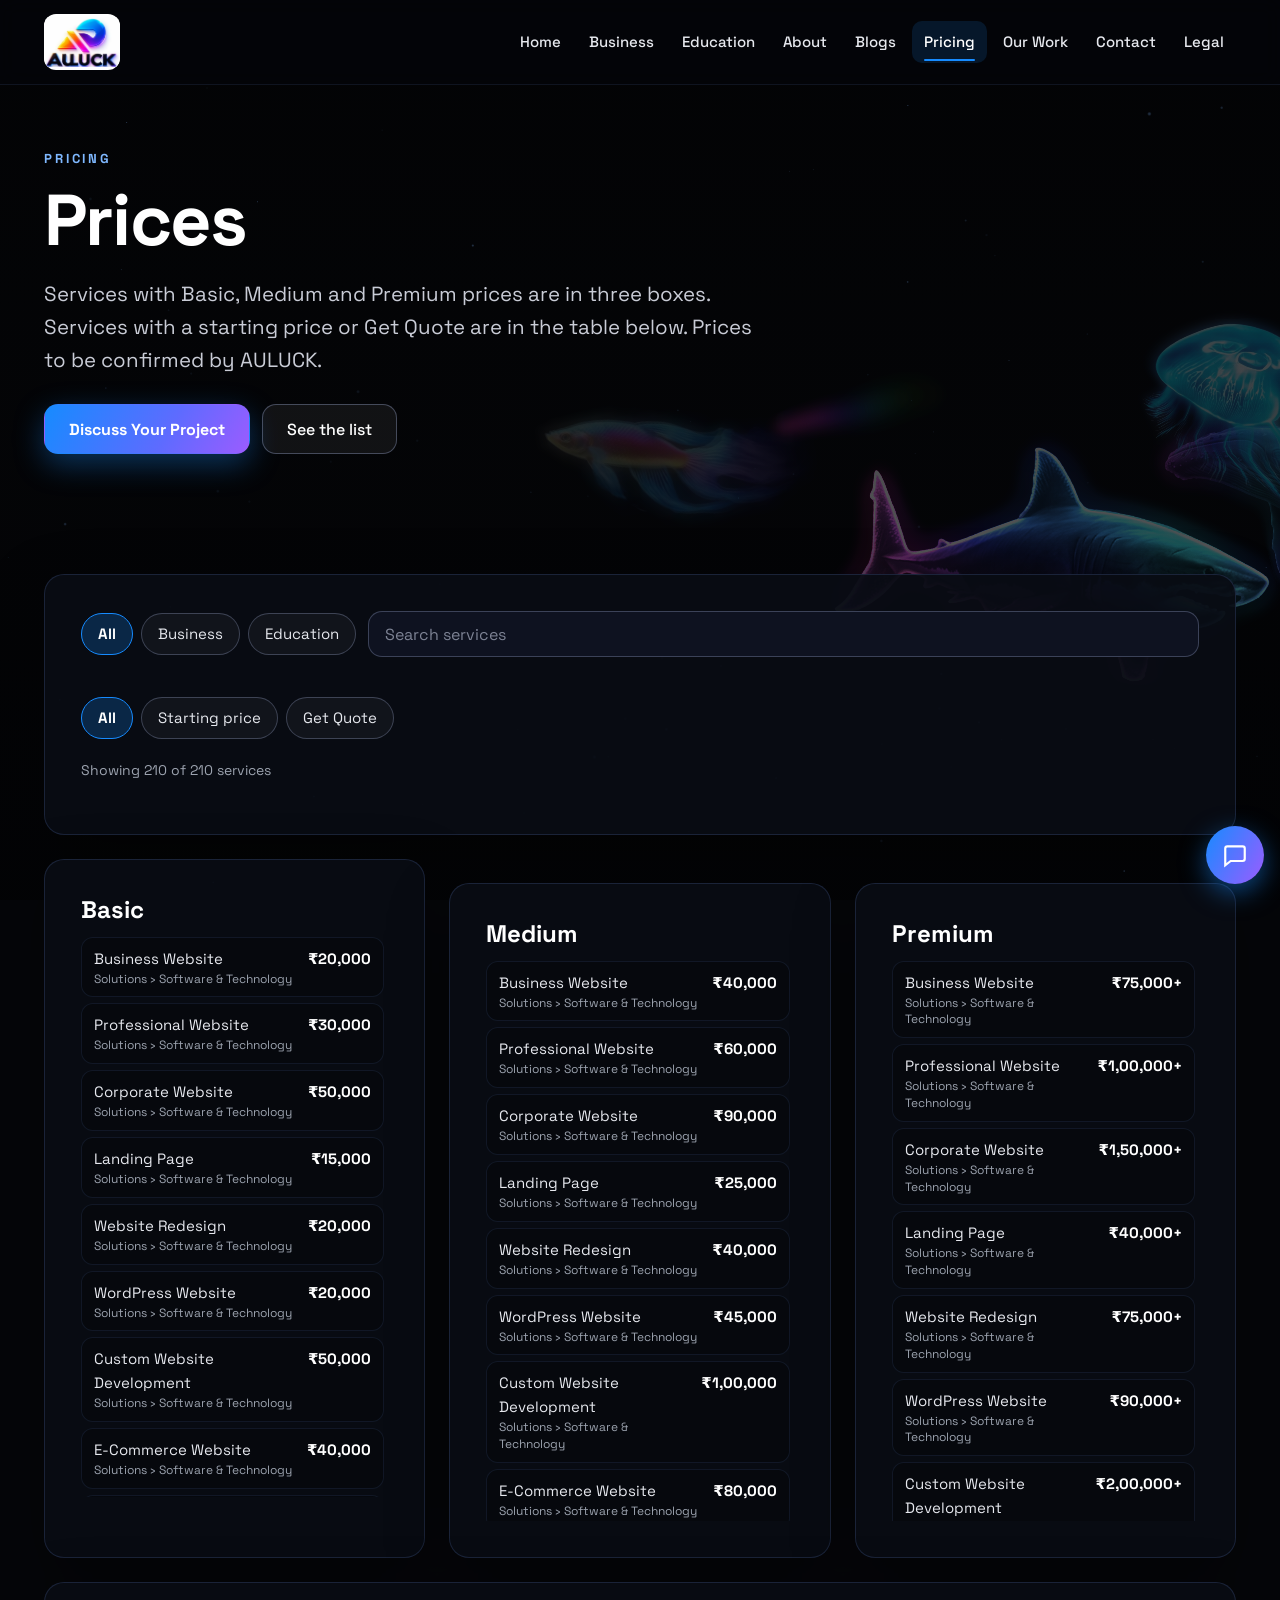
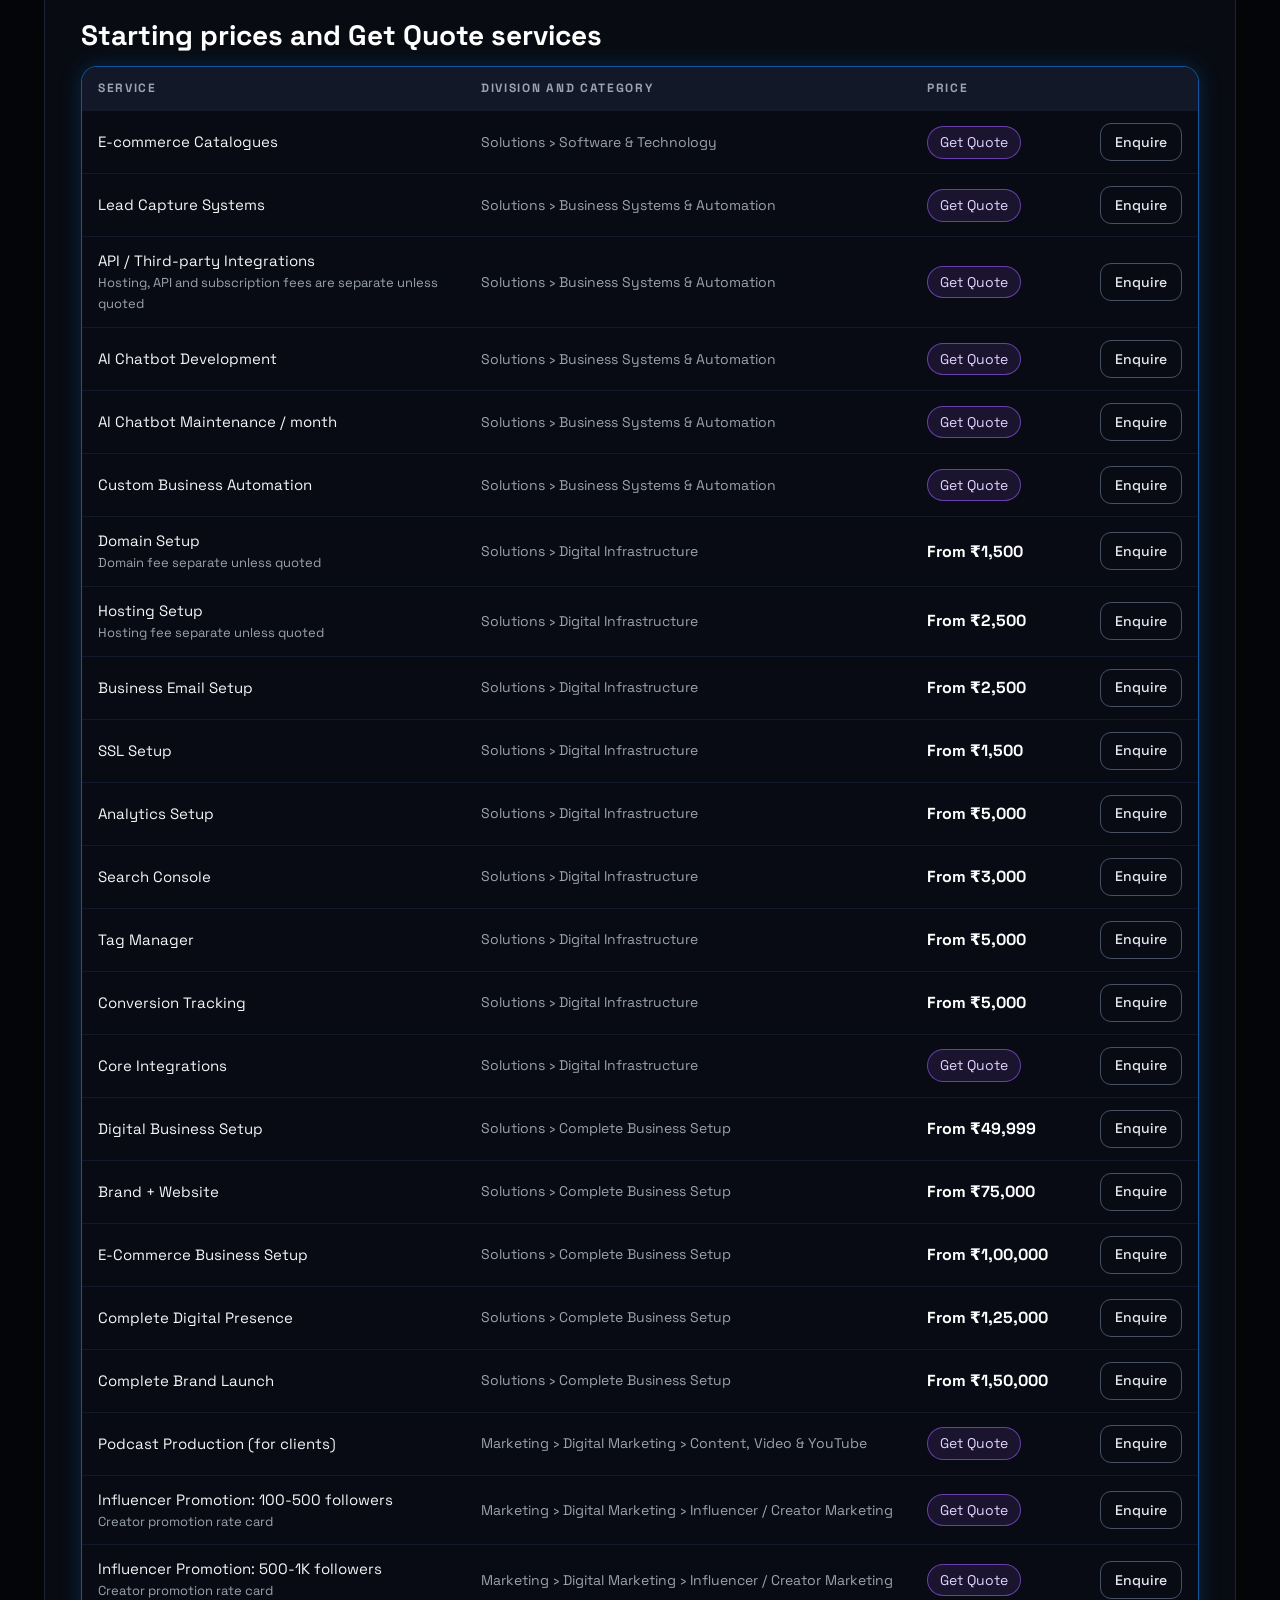
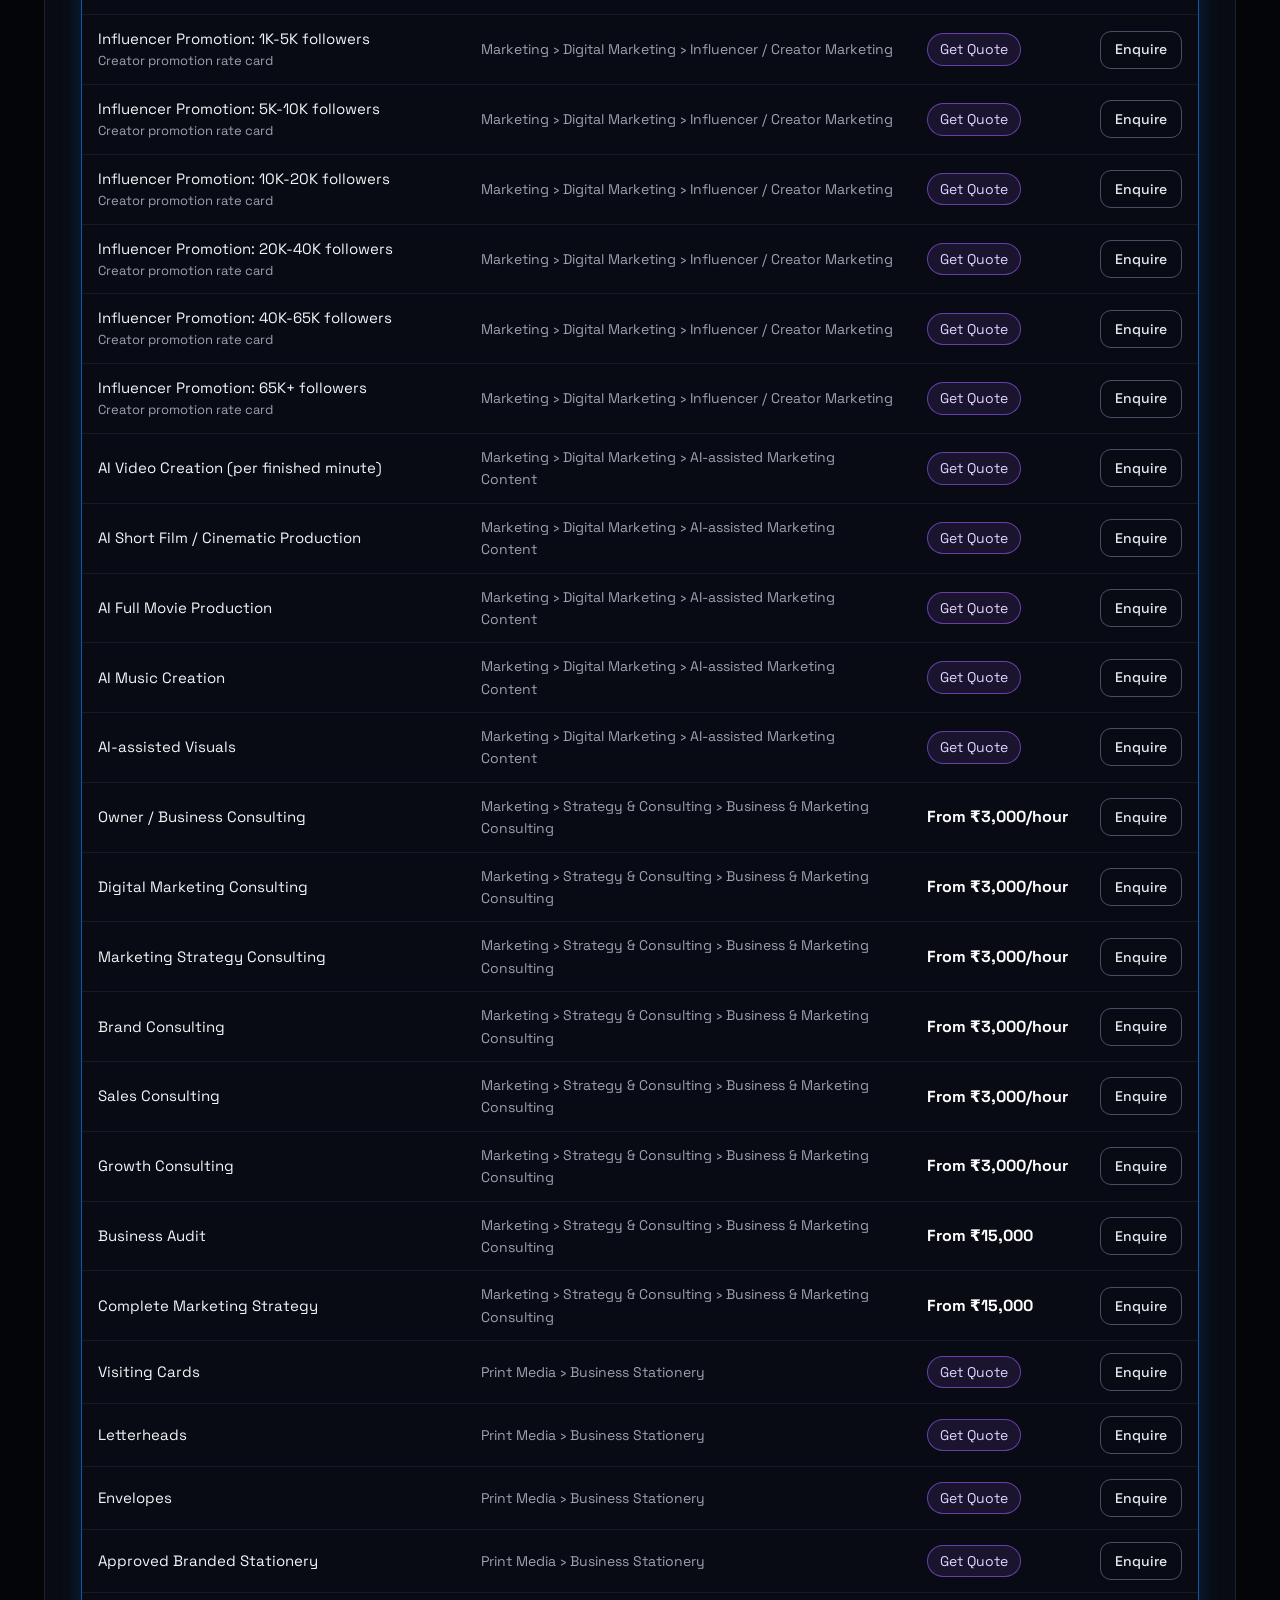
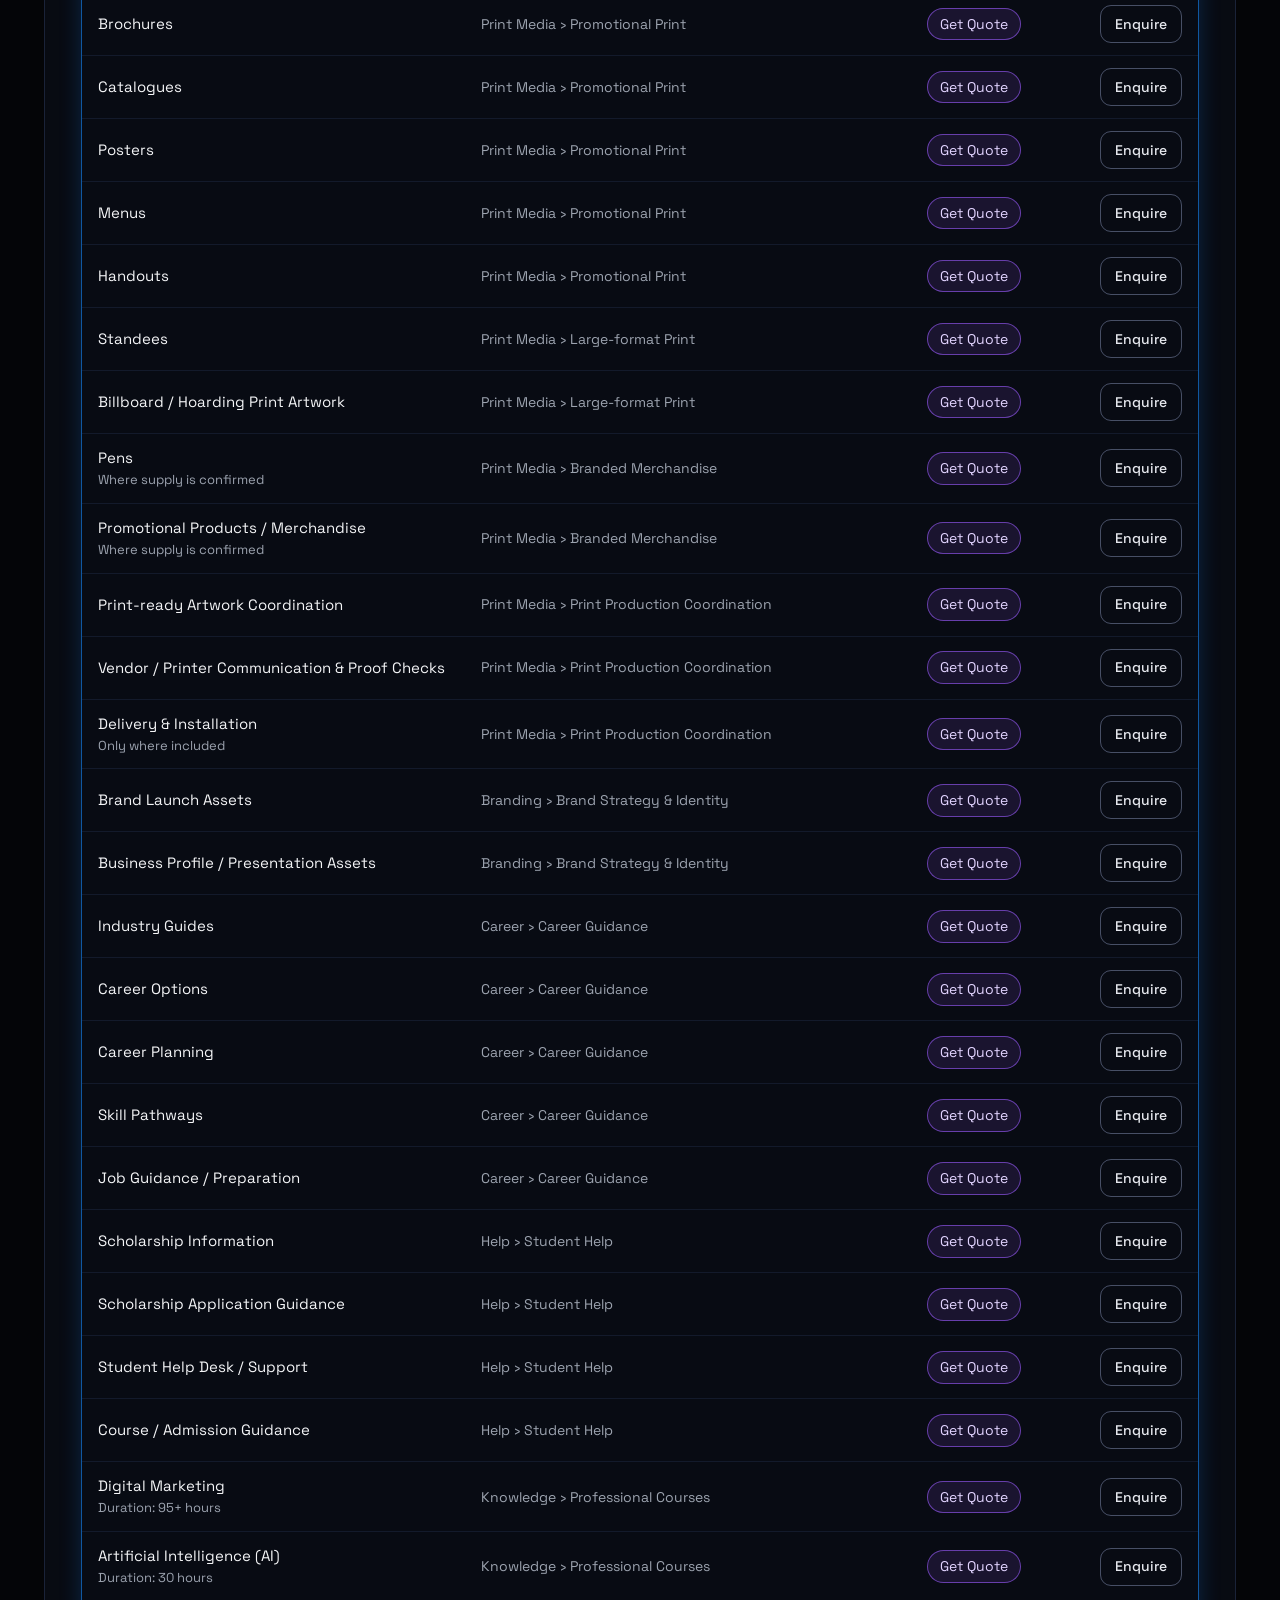
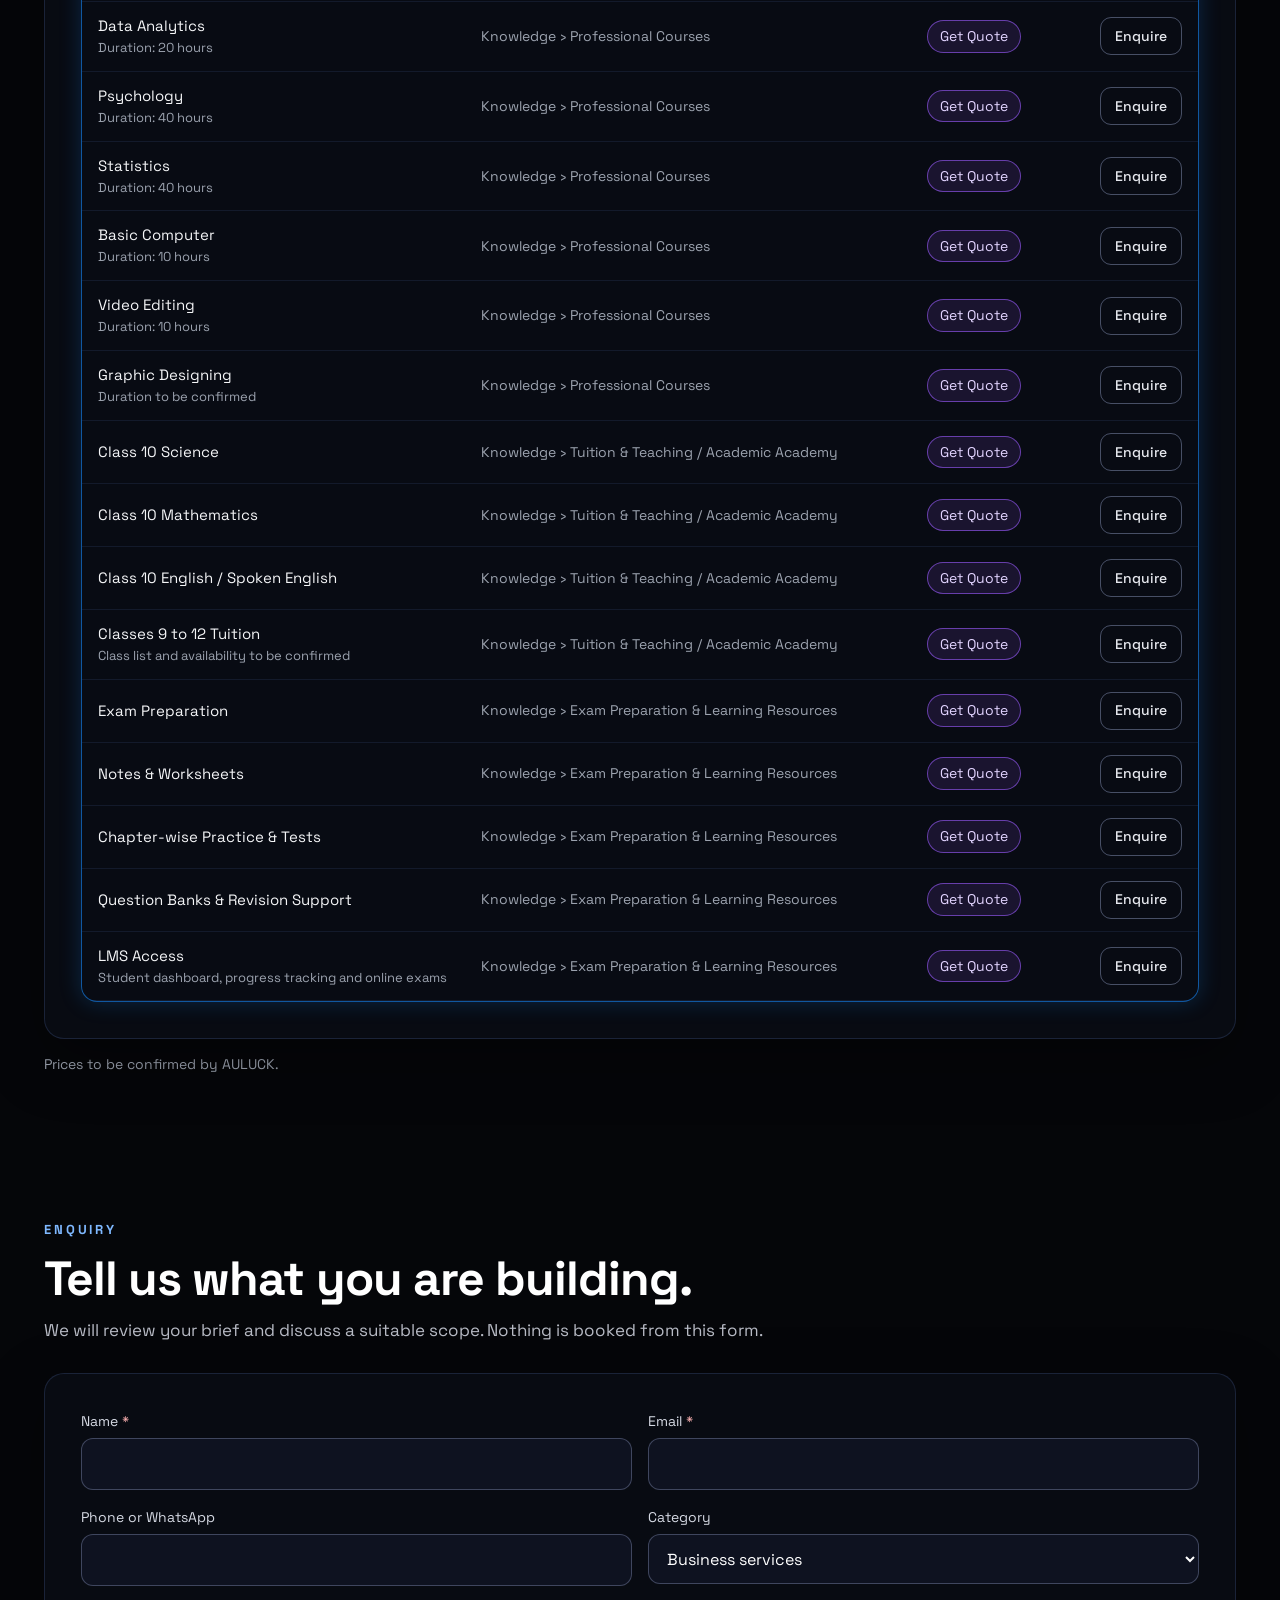
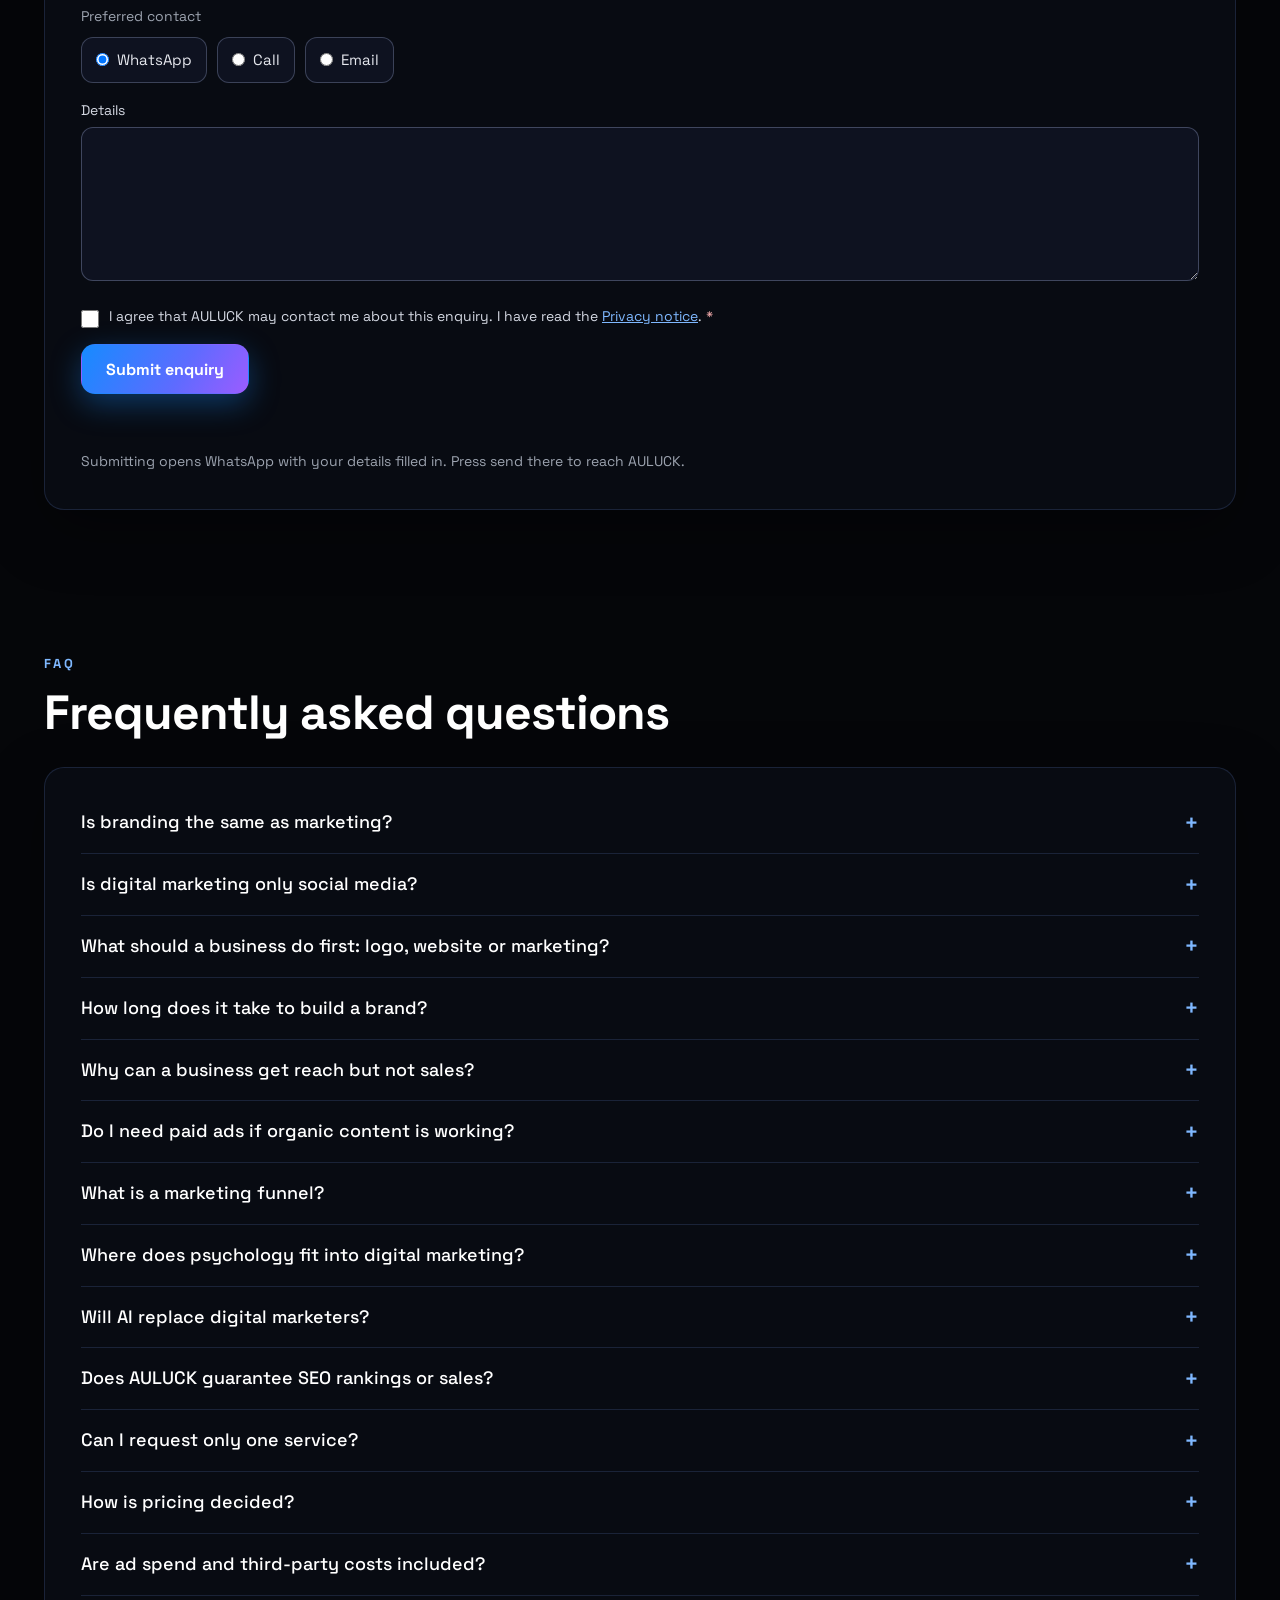
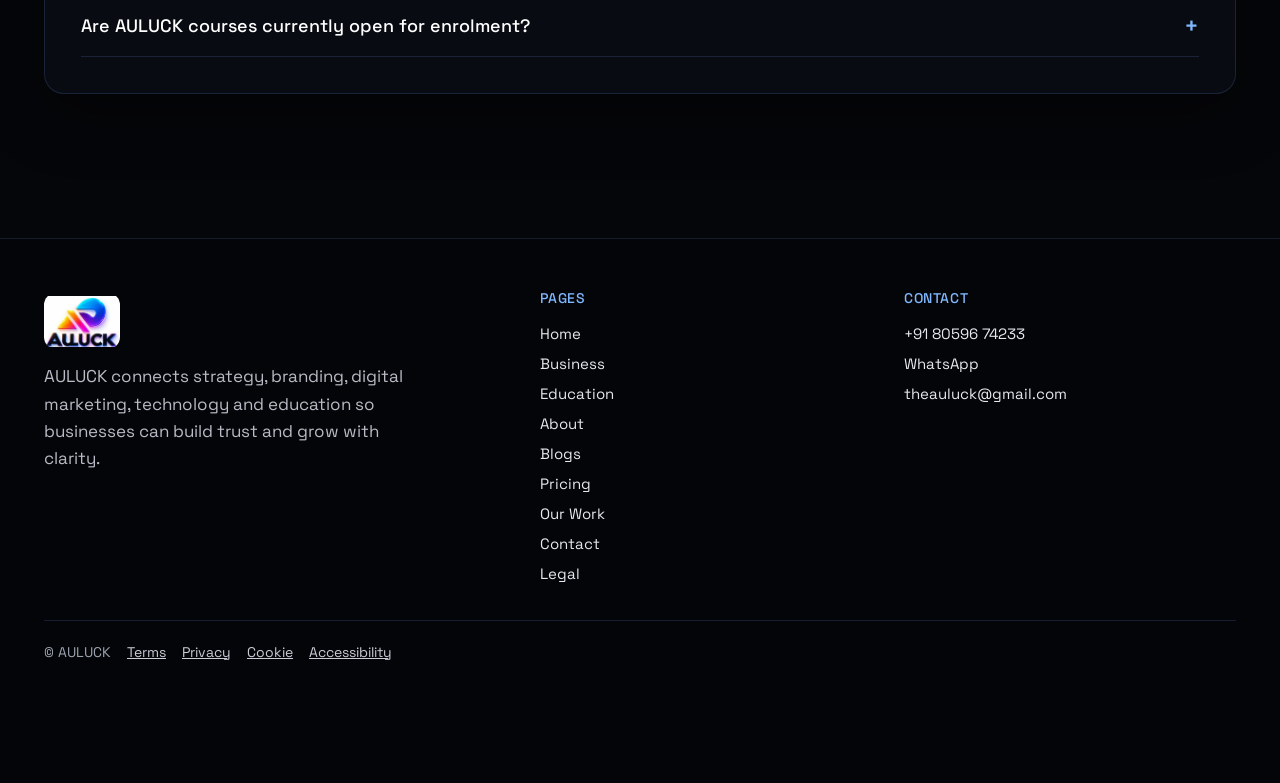
<file: pricing.html>
<!doctype html>
<html lang="en">
<head>
<meta charset="utf-8">
<meta name="viewport" content="width=device-width,initial-scale=1">
<title>Pricing | AULUCK</title>
<meta name="description" content="Services and prices from AULUCK. Starting prices and Get Quote services. Prices to be confirmed by AULUCK.">
<link rel="icon" href="data:,">
<link rel="stylesheet" href="assets/css/site.css">
</head>
<body data-page="pricing">
<canvas id="bg" aria-hidden="true"></canvas>
<div class="shade" aria-hidden="true"></div>
<a class="skip" href="#main">Skip to content</a>
<header class="top"><div class="wrap"><div class="bar"><a class="logo" href="index.html" aria-label="AULUCK home"><img src="assets/img/logo-crop.jpg" alt="AULUCK logo" width="76" height="56"></a><button class="menu-btn" type="button" aria-expanded="false" aria-controls="site-nav">Menu</button><nav class="main" id="site-nav" aria-label="Main"><a href="index.html">Home</a><a href="business.html">Business</a><a href="education.html">Education</a><a href="about.html">About</a><a href="blogs.html">Blogs</a><a href="pricing.html" aria-current="page">Pricing</a><a href="our-work.html">Our Work</a><a href="contact.html">Contact</a><a href="legal.html">Legal</a></nav></div></div></header>
<main id="main">
<section class="hero"><div class="wrap hero-grid no-art"><div><div class="eyebrow">Pricing</div><h1>Prices</h1><p class="lead" style="margin-top:20px">Services with Basic, Medium and Premium prices are in three boxes. Services with a starting price or Get Quote are in the table below. Prices to be confirmed by AULUCK.</p><div class="btn-row"><a class="btn p" href="#enquiry">Discuss Your Project</a><a class="btn s" href="#price-list">See the list</a></div></div></div></section>
<section class="sec" id="price-list"><div class="wrap"><div data-pricing><div class="box"><div class="toolbar"><div class="seg p-scope" role="group" aria-label="Scope"></div><div class="search"><input type="search" aria-label="Search prices" placeholder="Search services"></div></div><div class="toolbar"><div class="seg p-div" role="group" aria-label="Division"></div></div><div class="toolbar"><div class="seg p-price" role="group" aria-label="Price type"></div></div><p class="count"></p></div><div class="tier-grid"><div class="box tier-box"><h3>Basic</h3><ul class="tier-list" data-tier="0"></ul></div><div class="box tier-box"><h3>Medium</h3><ul class="tier-list" data-tier="1"></ul></div><div class="box tier-box"><h3>Premium</h3><ul class="tier-list" data-tier="2"></ul></div></div><div class="box" style="margin-top:var(--gap)"><h3>Starting prices and Get Quote services</h3><div class="table-wrap" style="margin-top:14px"><table><thead><tr><th>Service</th><th>Division and category</th><th>Price</th><th><span class="sr">Enquire</span></th></tr></thead><tbody></tbody></table></div></div><p class="svc-note">Prices to be confirmed by AULUCK.</p></div>
</div></section>
<section class="sec" id="enquiry"><div class="wrap"><div class="sec-head"><div class="eyebrow">Enquiry</div><h2>Tell us what you are building.</h2><p>We will review your brief and discuss a suitable scope. Nothing is booked from this form.</p></div><div class="box"><form class="enq" novalidate><div><label for="e-name">Name <span class="req">*</span></label><input class="field" id="e-name" name="name" required autocomplete="name"></div><div><label for="e-email">Email <span class="req">*</span></label><input class="field" id="e-email" name="email" type="email" required autocomplete="email"></div><div><label for="e-phone">Phone or WhatsApp</label><input class="field" id="e-phone" name="phone" type="tel" autocomplete="tel"></div><div><label for="e-cat">Category</label><select class="field" id="e-cat" name="category"><option>Business services</option><option>Education</option><option>Not sure yet</option></select></div><div class="full"><span class="note">Preferred contact</span><div class="radios" style="margin-top:8px"><label><input type="radio" name="contact" value="WhatsApp" checked> WhatsApp</label><label><input type="radio" name="contact" value="Call"> Call</label><label><input type="radio" name="contact" value="Email"> Email</label></div></div><div class="full"><label for="e-details">Details</label><textarea class="field" id="e-details" name="details" rows="5"></textarea></div><div class="full consent"><input type="checkbox" id="e-consent" name="consent" required><label for="e-consent" style="margin:0">I agree that AULUCK may contact me about this enquiry. I have read the <button type="button" data-legal="privacy" style="background:none;border:0;color:#7FB8FF;text-decoration:underline;cursor:pointer;font:inherit;padding:0">Privacy notice</button>. <span class="req">*</span></label></div><div class="full btn-row" style="margin-top:0"><button class="btn p" type="submit">Submit enquiry</button></div><p class="form-status full" aria-live="polite"></p><p class="enq-note full">Submitting opens WhatsApp with your details filled in. Press send there to reach AULUCK.</p></form></div></div></section>
<section class="sec" id="faq"><div class="wrap"><div class="sec-head"><div class="eyebrow">FAQ</div><h2>Frequently asked questions</h2></div><div class="box"><details class="faq"><summary>Is branding the same as marketing?</summary><p>No. Branding shapes identity, meaning, recognition and expectations. Marketing is the broader system of understanding demand, creating value, communicating an offer and reaching customers. Branding supports marketing, but the two are not interchangeable.</p></details><details class="faq"><summary>Is digital marketing only social media?</summary><p>No. Digital marketing includes search, websites, analytics, email, paid media, social platforms, marketplaces, CRM and other digital touchpoints. Social media is one channel within a wider customer journey.</p></details><details class="faq"><summary>What should a business do first: logo, website or marketing?</summary><p>Start with strategic clarity. Define the audience, problem, offer and positioning. Then build the identity and digital assets that communicate that strategy. The right order depends on the business and its current assets.</p></details><details class="faq"><summary>How long does it take to build a brand?</summary><p>A visual identity can be produced within an agreed project schedule. Brand strength takes longer because memory, trust and reputation develop through repeated exposure and customer experience. Separate asset-production timelines from long-term market perception.</p></details><details class="faq"><summary>Why can a business get reach but not sales?</summary><p>Reach is an attention measure. Sales also depend on relevance, offer quality, trust, price, timing, friction, lead quality and the sales process. Review the full journey rather than assuming more reach will solve the problem.</p></details><details class="faq"><summary>Do I need paid ads if organic content is working?</summary><p>Not automatically. Organic and paid channels have different roles. The right mix depends on the objective, economics, audience behaviour and maturity of the offer. Advertising should be tested with a clear budget and reliable tracking.</p></details><details class="faq"><summary>What is a marketing funnel?</summary><p>A funnel describes the journey from awareness and consideration to conversion and retention. It helps a business identify where suitable customers are getting stuck and what should be improved.</p></details><details class="faq"><summary>Where does psychology fit into digital marketing?</summary><p>Psychology helps explain attention, perception, trust, comparison, decision friction and memory. It should be applied ethically to improve clarity and relevance, not to deceive or pressure customers.</p></details><details class="faq"><summary>Will AI replace digital marketers?</summary><p>AI can accelerate parts of research, production, analysis and operations. It does not remove the need for market judgement, positioning, commercial thinking, verification, creativity and relationship management.</p></details><details class="faq"><summary>Does AULUCK guarantee SEO rankings or sales?</summary><p>No. Search rankings, reach, leads and sales depend on multiple factors outside any one provider’s control. AULUCK should agree scope, measurement and reporting, but must not guarantee a fixed outcome.</p></details><details class="faq"><summary>Can I request only one service?</summary><p>Yes. A project can be scoped around an individual service or a combination of capabilities where the requirements justify it.</p></details><details class="faq"><summary>How is pricing decided?</summary><p>Starting prices are on the Pricing page. Services with a fixed starting price show it there, and services that need a scope are marked Get Quote. Prices are to be confirmed by AULUCK. Quotes depend on scope, deliverables, complexity, timeline and third-party costs.</p></details><details class="faq"><summary>Are ad spend and third-party costs included?</summary><p>They are separate unless the written quotation specifically includes them. This may include media spend, influencer fees, printing, domain, hosting, software, APIs, subscriptions and other external costs.</p></details><details class="faq"><summary>Are AULUCK courses currently open for enrolment?</summary><p>Course materials and course portfolio are reported prepared. Current enrolment status, launch dates, fees, course format and certificate policy must be confirmed on the relevant course page before a learner registers.</p></details></div></div></section>

</main>
<footer class="site"><div class="wrap"><div class="foot-grid"><div><a class="logo" href="index.html" aria-label="AULUCK home"><img src="assets/img/logo-crop.jpg" alt="AULUCK logo" width="76" height="56"></a><p style="margin-top:14px;max-width:360px">AULUCK connects strategy, branding, digital marketing, technology and education so businesses can build trust and grow with clarity.</p></div><div><h5>Pages</h5><a href="index.html">Home</a><a href="business.html">Business</a><a href="education.html">Education</a><a href="about.html">About</a><a href="blogs.html">Blogs</a><a href="pricing.html">Pricing</a><a href="our-work.html">Our Work</a><a href="contact.html">Contact</a><a href="legal.html">Legal</a></div><div><h5>Contact</h5><a data-tel href="tel:+918059674233">+91 80596 74233</a><a data-wa href="https://wa.me/918059674233">WhatsApp</a><a href="mailto:theauluck@gmail.com">theauluck@gmail.com</a></div></div><div class="legal-row"><span>&copy; AULUCK</span><button type="button" data-legal="terms">Terms</button><button type="button" data-legal="privacy">Privacy</button><button type="button" data-legal="cookie">Cookie</button><button type="button" data-legal="access">Accessibility</button></div></div></footer>
<div class="fab">
<div class="fab-menu" id="fab-menu" hidden><a data-tel href="tel:+918059674233">Call AULUCK</a><a data-wa href="https://wa.me/918059674233">WhatsApp AULUCK</a></div>
<button class="fab-btn" type="button" aria-expanded="false" aria-controls="fab-menu" aria-label="Call or WhatsApp AULUCK"><svg viewBox="0 0 24 24" fill="none" stroke="currentColor" stroke-width="2" aria-hidden="true"><path d="M21 15.5a2 2 0 0 1-2 2H8l-5 4V6a2 2 0 0 1 2-2h14a2 2 0 0 1 2 2z"/></svg></button></div>
<div id="modal" class="modal" role="dialog" aria-modal="true" aria-labelledby="modal-title" hidden><div class="modal-box"><div class="modal-top"><div id="modal-tag"></div><button class="modal-x" type="button" aria-label="Close">&times;</button></div><div class="modal-scroll" id="modal-scroll"><h2 id="modal-title"></h2><div id="modal-body"></div></div><div class="modal-foot" id="modal-foot"></div></div></div>
<script src="assets/js/bg.js"></script>
<script src="assets/js/config.js"></script>
<script src="assets/js/data.js"></script>
<script src="assets/js/app.js"></script>
<noscript><p class="wrap" style="padding-top:20px">Some lists and the diagram need JavaScript. The main text of each page is still here.</p></noscript>
</body>
</html>
</file>
<file: assets/css/site.css>
/* AULUCK website v2: shared styles for all 7 pages.
   Breakpoints: mobile below 768px, tablet 768 to 1023px, desktop 1024px and up. */
@font-face{font-family:'Space Grotesk';font-weight:400;font-display:swap;src:url('../fonts/sg400.ttf') format('truetype')}
@font-face{font-family:'Space Grotesk';font-weight:500;font-display:swap;src:url('../fonts/sg500.ttf') format('truetype')}
@font-face{font-family:'Space Grotesk';font-weight:700;font-display:swap;src:url('../fonts/sg700.ttf') format('truetype')}

:root{
  --black:#050609; --navy:#101522; --surface:#151A27;
  --blue:#168BFF; --purple:#9B5CFF;
  --text:#F4F5F7; --text2:#B8BBC5; --muted:#9CA3AF;
  --line:rgba(120,160,255,.16);
  --panel:rgba(9,12,20,.92);
  --radius:20px;
  --gap:24px;
}
*{box-sizing:border-box;margin:0;padding:0}
html{scroll-behavior:smooth;background:var(--black)}
body{background:var(--black);color:var(--text);font-family:'Space Grotesk',system-ui,sans-serif;font-size:17px;line-height:1.6;-webkit-font-smoothing:antialiased;min-height:100vh;padding-bottom:0}
img{max-width:100%;display:block}
a{color:inherit}
button,input,select,textarea{font:inherit;color:inherit}
:focus-visible{outline:3px solid #7FB8FF;outline-offset:3px;border-radius:8px}
.skip{position:absolute;left:12px;top:-60px;z-index:100;background:#fff;color:#000;padding:10px 16px;border-radius:10px}
.skip:focus{top:12px}
.sr{position:absolute;width:1px;height:1px;overflow:hidden;clip:rect(0 0 0 0);white-space:nowrap}

/* background layers */
#bg{position:fixed;inset:0;width:100%;height:100%;z-index:0;pointer-events:none;display:block}
.shade{position:fixed;inset:0;z-index:1;pointer-events:none;background:linear-gradient(180deg,rgba(5,6,9,.55),rgba(5,6,9,.72) 50%,rgba(5,6,9,.6))}
main,header.top,footer{position:relative;z-index:2}

.wrap{width:100%;max-width:1240px;margin:0 auto;padding:0 24px}

/* header */
header.top{position:sticky;top:0;z-index:30;background:rgba(5,6,9,.78);backdrop-filter:blur(10px);-webkit-backdrop-filter:blur(10px);border-bottom:1px solid rgba(120,160,255,.10)}
.bar{display:flex;align-items:center;gap:20px;min-height:84px}
.logo{display:block;width:76px;height:56px;border-radius:12px;overflow:hidden;background:#fff;flex:none;box-shadow:none}
.logo img{width:100%;height:100%;object-fit:contain}
nav.main{display:flex;gap:4px;margin-left:auto;align-items:center;flex-wrap:wrap}
nav.main a{color:#E6E8EE;text-decoration:none;font-size:15px;font-weight:500;padding:9px 12px;border-radius:10px;position:relative;white-space:nowrap}
nav.main a:hover{background:rgba(255,255,255,.05)}
nav.main a[aria-current="page"]{color:#fff;background:rgba(22,139,255,.14)}
nav.main a[aria-current="page"]::after{content:'';position:absolute;left:12px;right:12px;bottom:2px;height:2px;border-radius:2px;background:var(--blue)}
.menu-btn{display:none;margin-left:auto;height:44px;padding:0 16px;border-radius:12px;background:rgba(255,255,255,.06);border:1px solid rgba(190,205,255,.3);cursor:pointer;font-weight:500}
.head-cta{margin-left:8px}

/* buttons */
.btn{display:inline-flex;align-items:center;justify-content:center;gap:8px;min-height:50px;padding:0 24px;border-radius:14px;font-weight:500;font-size:16px;text-decoration:none;cursor:pointer;border:1px solid transparent;color:#fff;white-space:nowrap;background:none;transition:transform .15s ease,background .2s ease}
.btn:hover{transform:translateY(-1px)}
.btn.p{background:linear-gradient(120deg,#168BFF,#5E6BFF 60%,#9B5CFF);box-shadow:0 10px 30px rgba(22,139,255,.35);font-weight:700}
.btn.s{background:rgba(255,255,255,.06);border-color:rgba(190,205,255,.3)}
.btn.sm{min-height:38px;padding:0 14px;font-size:14px;border-radius:11px}
.btn.ghost{background:transparent;border-color:rgba(190,205,255,.35);color:#E6E8EE}
.btn.on{background:rgba(22,139,255,.22);border-color:#168BFF;color:#fff}
.btn-row{display:flex;flex-wrap:wrap;gap:12px;margin-top:28px}

/* type */
.eyebrow{font-size:13px;font-weight:700;letter-spacing:.22em;text-transform:uppercase;color:#7FB8FF;margin-bottom:12px}
.eyebrow.pu{color:#C4A4FF}
h1{font-size:clamp(38px,6vw,72px);line-height:1.06;font-weight:700;letter-spacing:-.025em;color:#fff}
h1 .grad{background:linear-gradient(100deg,#7CC4FF 0%,#B79BFF 100%);-webkit-background-clip:text;background-clip:text;color:transparent}
h2{font-size:clamp(30px,4vw,48px);line-height:1.1;font-weight:700;letter-spacing:-.02em;color:#fff}
h3{font-size:clamp(22px,2.4vw,28px);line-height:1.2;font-weight:700;color:#fff}
h4{font-size:19px;font-weight:700;color:#fff;line-height:1.3}
h5{font-size:14px;font-weight:500;color:#C4A4FF;letter-spacing:.04em;text-transform:uppercase}
p{color:var(--text2)}
.lead{font-size:clamp(18px,1.6vw,21px);line-height:1.6;color:#C9CCD6;max-width:720px}
.note{font-size:14px;color:var(--muted)}
.bl{color:#7FB8FF}
.pu{color:#C4A4FF}

/* sections */
section.sec{padding:72px 0;scroll-margin-top:96px}
.sec-head{margin-bottom:28px;max-width:820px}
.sec-head p{margin-top:12px}
.hero{padding:64px 0 48px}
.hero-grid{display:grid;grid-template-columns:1.1fr .9fr;gap:40px;align-items:center}
.hero-grid.no-art{grid-template-columns:1fr}
.hero-art{position:relative;border-radius:var(--radius);overflow:hidden;background:var(--panel);border:1px solid var(--line);aspect-ratio:3/2}
.hero-art img{width:100%;height:100%;object-fit:contain}

/* boxes: one box per topic. Blue ring for Business, purple for Education */
.box{background:var(--panel);border:1px solid var(--line);border-radius:var(--radius);padding:clamp(20px,3vw,36px);position:relative;box-shadow:0 20px 60px rgba(0,0,0,.35)}
.box.ring-b{border:1.5px solid rgba(22,139,255,.85);box-shadow:0 0 0 1px rgba(22,139,255,.22),0 0 26px rgba(22,139,255,.36),inset 0 0 28px rgba(22,139,255,.08)}
.box.ring-e{border:1.5px solid rgba(155,92,255,.85);box-shadow:0 0 0 1px rgba(155,92,255,.22),0 0 26px rgba(155,92,255,.34),inset 0 0 28px rgba(155,92,255,.08)}
.box + .box{margin-top:var(--gap)}
.box-grid{display:grid;grid-template-columns:minmax(0,1fr) minmax(0,1fr);gap:var(--gap)}
.box-grid>*,.box,.svc,.slider,.stack>*{min-width:0;max-width:100%}
.stack{display:grid;gap:var(--gap)}
.banner{display:flex;gap:12px;align-items:flex-start;padding:14px 18px;border-radius:14px;background:rgba(155,92,255,.10);border:1px solid rgba(155,92,255,.45);color:#E6DBFF;font-size:15px;margin-bottom:20px}
.tag{display:inline-flex;align-items:center;height:28px;padding:0 12px;border-radius:999px;font-size:13px;font-weight:500;color:#D9C6FF;background:rgba(155,92,255,.1);border:1px solid rgba(155,92,255,.5)}
.tag.b{color:#CFE5FF;background:rgba(22,139,255,.1);border-color:rgba(22,139,255,.5)}
.ph{display:inline-flex;align-items:center;min-height:30px;padding:4px 12px;border-radius:10px;border:1px dashed rgba(255,214,140,.7);color:#FFE3A8;font-size:14px;background:rgba(255,200,90,.06)}

/* filter buttons and search */
.toolbar{display:flex;flex-wrap:wrap;gap:12px;align-items:center;margin-bottom:20px}
.seg{display:flex;flex-wrap:wrap;gap:8px}
.seg button{min-height:42px;padding:0 16px;border-radius:999px;background:rgba(255,255,255,.04);border:1px solid rgba(190,205,255,.25);color:#E6E8EE;cursor:pointer;font-size:15px}
.seg button[aria-pressed="true"]{background:rgba(22,139,255,.22);border-color:#168BFF;color:#fff;font-weight:700}
.seg.pu button[aria-pressed="true"]{background:rgba(155,92,255,.22);border-color:#9B5CFF}
.search{flex:1 1 260px;min-width:220px;display:flex;align-items:center;gap:10px;min-height:46px;padding:0 16px;border-radius:14px;background:#0E1220;border:1px solid rgba(190,205,255,.25)}
.search input{flex:1;background:none;border:0;outline:0;font-size:16px;min-height:44px}
.search input::placeholder{color:#7D8394}
.count{font-size:14px;color:var(--muted);margin:4px 0 16px}

/* diagram */
.dg{background:var(--panel);border-radius:var(--radius);border:1px solid var(--line);padding:20px;overflow:hidden}
.dg.ring-b{border:1.5px solid rgba(22,139,255,.85);box-shadow:0 0 0 1px rgba(22,139,255,.22),0 0 26px rgba(22,139,255,.36)}
.dg.ring-e{border:1.5px solid rgba(155,92,255,.85);box-shadow:0 0 0 1px rgba(155,92,255,.22),0 0 26px rgba(155,92,255,.34)}
.dg-bar{display:flex;flex-wrap:wrap;gap:10px;align-items:center;justify-content:space-between;margin-bottom:14px}
.crumb{font-size:14px;color:#C9CCD6}
.crumb b{color:#fff}
.dg-ctrl{display:flex;gap:8px;flex-wrap:wrap}
.dg-ctrl button{min-height:40px;min-width:40px;padding:0 12px;border-radius:11px;background:rgba(255,255,255,.05);border:1px solid rgba(190,205,255,.3);color:#fff;cursor:pointer;font-size:15px}
.dg-stage{position:relative;overflow:auto;border-radius:14px;background:rgba(5,6,9,.55);border:1px solid rgba(120,160,255,.10);max-height:none}
.dg-sizer{position:relative}
.dg-canvas{position:absolute;left:0;top:0;transform-origin:0 0;width:1400px}
.dg-node.hid,.dg-canvas path.hid{display:none}
.dg-canvas svg{position:absolute;left:0;top:0;width:100%;height:100%;overflow:visible;pointer-events:none}
.dg-canvas path{fill:none;stroke-width:2.2;stroke:rgba(22,139,255,.8);filter:drop-shadow(0 0 6px rgba(22,139,255,.8));stroke-dasharray:1000;stroke-dashoffset:0;transition:stroke-dashoffset .9s ease,opacity .5s ease;opacity:0}
.dg-canvas path.e{stroke:rgba(155,92,255,.85);filter:drop-shadow(0 0 6px rgba(155,92,255,.85))}
.dg-canvas path.on{opacity:1}
.dg-node{position:absolute;display:flex;align-items:center;padding:10px 14px;border-radius:12px;background:#0C1020;border:1px solid rgba(22,139,255,.6);color:#F4F5F7;font-size:16px;line-height:1.25;box-shadow:0 0 14px rgba(22,139,255,.18);opacity:0;transform:translateY(6px);transition:opacity .45s ease,transform .45s ease}
.dg-node.on{opacity:1;transform:none}
.dg-node.e{border-color:rgba(155,92,255,.7);box-shadow:0 0 14px rgba(155,92,255,.2)}
.dg-node.root{font-size:24px;font-weight:700;background:linear-gradient(120deg,rgba(22,139,255,.25),rgba(155,92,255,.25));border-color:#7FB8FF;color:#fff;justify-content:center}
.dg-node.l2{font-size:19px;font-weight:700;border-width:1.5px}
.dg-node.l3{font-size:16px;font-weight:700}
.dg-node.l4{font-size:15px;font-weight:400;color:#E6E8EE;line-height:1.3}
.dg-note{font-size:14px;color:var(--muted);margin-top:12px}
.dg-legend{display:flex;gap:16px;font-size:14px;color:var(--muted);margin-top:8px;flex-wrap:wrap}
.dg-legend i{display:inline-block;width:14px;height:14px;border-radius:4px;margin-right:6px;vertical-align:-2px}

/* service lists */
.svc-tabs{margin-bottom:18px}
.svc-title{font-size:clamp(24px,3vw,34px);margin-bottom:6px}
.svc-div{margin-top:28px;padding-bottom:8px;border-bottom:1px solid var(--line)}
.svc-div:first-of-type{margin-top:8px}
.svc-div>span{font-size:14px;color:var(--muted);font-weight:400;margin-left:8px}
.svc-cat{margin-top:18px;padding:18px;border-radius:16px;background:rgba(21,26,39,.8);border:1px solid rgba(120,160,255,.14)}
.svc-cat h4 span{font-size:14px;color:var(--muted);font-weight:400;margin-left:8px}
.svc-cat h5{margin-top:12px}
.svc-list{list-style:none;margin-top:12px;display:grid;grid-template-columns:repeat(2,minmax(0,1fr));gap:8px 18px}
.svc-list li{display:flex;align-items:center;justify-content:space-between;gap:10px;padding:10px 12px;border-radius:12px;background:rgba(5,6,9,.5);border:1px solid rgba(120,160,255,.10);color:#E6E8EE;font-size:16px}
.svc-list small{display:block;color:var(--muted);font-size:13px}
.svc-list .btn{min-height:34px;padding:0 12px;font-size:13px}
.svc-list .nm{min-width:0}
.svc-empty{color:var(--muted);padding:20px 0}
.svc-note{font-size:14px;color:var(--muted);margin-top:14px}

/* slider (two cards visible on desktop and tablet, one on mobile) */
.slider{position:relative;min-width:0;max-width:100%}
.track{display:flex;gap:var(--gap);overflow-x:auto;scroll-snap-type:x mandatory;scroll-behavior:smooth;padding:4px 2px 12px;scrollbar-width:thin;scrollbar-color:#2A3350 transparent}
.track>*{flex:0 0 calc((100% - var(--gap)) / 2);scroll-snap-align:start;min-width:0}
.slide-nav{display:flex;gap:10px;justify-content:flex-end;margin-top:6px}
.slide-nav button{width:46px;height:46px;border-radius:50%;background:rgba(255,255,255,.05);border:1px solid rgba(190,205,255,.35);color:#fff;cursor:pointer;font-size:20px}
.slide-nav button:disabled{opacity:.35;cursor:default}
.card{display:flex;flex-direction:column;height:100%;border-radius:18px;background:rgba(21,26,39,.92);border:1px solid rgba(120,160,255,.16);overflow:hidden}
.card.b{border-color:rgba(22,139,255,.45)}
.card.e{border-color:rgba(155,92,255,.45)}
.card-body{padding:20px;display:flex;flex-direction:column;gap:10px;flex:1}
.card .txt{overflow:visible}
.card ul{list-style:none;display:grid;gap:6px;margin-top:8px}
.card li{color:#E6E8EE;font-size:15px;padding:8px 10px;border-radius:10px;background:rgba(5,6,9,.5)}
.card li small{display:block;color:var(--muted);font-size:13px}
.card .num{font-size:14px;color:#7FB8FF;font-weight:700;letter-spacing:.12em}
.card.e .num{color:#C4A4FF}
.holo{position:relative;aspect-ratio:1/1;background:radial-gradient(circle at 50% 40%,rgba(22,139,255,.18),transparent 65%),#0B0F1A;overflow:hidden}
.holo img{width:100%;height:100%;object-fit:contain;animation:holo 7s ease-in-out infinite;filter:drop-shadow(0 0 18px rgba(80,140,255,.55))}
.holo.short{aspect-ratio:1/1}
@keyframes holo{0%,100%{transform:translateY(0) scale(1) rotate(0deg);filter:hue-rotate(0deg) drop-shadow(0 0 18px rgba(80,140,255,.55))}50%{transform:translateY(-10px) scale(1.05) rotate(2deg);filter:hue-rotate(40deg) drop-shadow(0 0 28px rgba(155,92,255,.7))}}
@keyframes holo-soft{0%,100%{transform:translateY(0)}50%{transform:translateY(-4px)}}
.card .holo{aspect-ratio:1/1;width:min(100%,300px);margin:28px auto 0}
.card-body h4{font-size:20px}
.card-body .excerpt{font-size:15px;color:var(--text2)}
.card-body .btn{margin-top:auto;align-self:flex-start}

/* founder */
.founder-grid{display:grid;grid-template-columns:.9fr 1.1fr;gap:40px;align-items:center}
.photo{border-radius:var(--radius);overflow:hidden;border:1px solid var(--line);background:#0B0F1A}
.photo img{width:100%;aspect-ratio:1/1;object-fit:cover}
.photo figcaption{padding:12px 16px;font-size:14px;color:var(--muted);background:rgba(5,6,9,.7)}
.quote-area{border-left:3px solid #9B5CFF;padding:14px 20px;margin-top:20px;color:#E6DBFF;font-size:18px;background:rgba(155,92,255,.06);border-radius:0 12px 12px 0}
ul.list{list-style:none;display:grid;gap:10px;margin-top:14px}
ul.list li{color:#E6E8EE;padding-left:22px;position:relative}
ul.list li::before{content:'';position:absolute;left:0;top:11px;width:8px;height:8px;border-radius:50%;background:#168BFF;box-shadow:0 0 10px #168BFF}
.steps{display:grid;grid-template-columns:repeat(5,minmax(0,1fr));gap:14px;margin-top:20px}
.step{padding:20px;border-radius:16px;background:rgba(21,26,39,.9);border:1px solid rgba(22,139,255,.4)}
.step b{display:block;color:#7FB8FF;font-size:13px;letter-spacing:.14em;text-transform:uppercase;margin-bottom:6px}
.step p{font-size:15px}
.phil{display:flex;flex-wrap:wrap;gap:12px;align-items:center;font-size:clamp(22px,2.8vw,32px);font-weight:700;color:#fff;margin:14px 0 4px}
.phil span{padding:10px 18px;border-radius:14px;background:rgba(22,139,255,.12);border:1px solid rgba(22,139,255,.55)}
.phil em{font-style:normal;color:#7FB8FF}
.course-grid{display:grid;grid-template-columns:repeat(2,minmax(0,1fr));gap:10px 16px;margin-top:14px}
.course{display:flex;justify-content:space-between;gap:12px;padding:12px 14px;border-radius:12px;background:rgba(5,6,9,.5);border:1px solid rgba(155,92,255,.25);font-size:16px}
.course span{color:#D9C6FF;font-size:14px;white-space:nowrap}
.course .cn{color:#fff;font-size:16px;white-space:normal;font-weight:500}

/* pricing table */
.table-wrap{overflow-x:auto;border-radius:16px;border:1px solid rgba(22,139,255,.6);box-shadow:0 0 22px rgba(22,139,255,.22);background:var(--panel)}
table{width:100%;border-collapse:collapse;min-width:760px}
th,td{text-align:left;padding:12px 16px;border-bottom:1px solid rgba(120,160,255,.10);vertical-align:middle;font-size:15px}
th{font-size:12px;letter-spacing:.14em;text-transform:uppercase;color:var(--muted);background:#121828;position:sticky;top:0}
td.pr{white-space:nowrap}
td.pr small{display:block;color:var(--muted);font-size:13px;line-height:1.5}
.pill-q{display:inline-flex;padding:4px 12px;border-radius:999px;border:1px solid rgba(155,92,255,.6);background:rgba(155,92,255,.12);color:#E2D4FF;font-size:14px}
.pill-p{font-weight:700;color:#fff;font-size:16px}
.tlab{display:block;font-size:12px;color:var(--muted);font-weight:400;letter-spacing:.08em;text-transform:uppercase;margin-bottom:2px}
td.pr .pill-p.tier{display:block}
td.pr .pill-q{white-space:nowrap}
td .btn{min-height:34px;padding:0 12px;font-size:13px}
td.dv{color:var(--muted);font-size:14px}

/* blog pop-up */
.modal{position:fixed;inset:0;z-index:80;display:flex;align-items:center;justify-content:center;padding:16px;background:rgba(2,3,6,.78)}
.modal[hidden]{display:none}
.modal-box{width:min(860px,100%);max-height:calc(100vh - 32px);display:flex;flex-direction:column;background:#0B0F1A;border-radius:22px;border:1.5px solid rgba(22,139,255,.8);box-shadow:0 0 40px rgba(22,139,255,.35);overflow:hidden}
.modal-top{display:flex;justify-content:space-between;align-items:center;gap:12px;padding:14px 18px;border-bottom:1px solid var(--line)}
.modal-x{width:44px;height:44px;border-radius:12px;background:rgba(255,255,255,.06);border:1px solid rgba(190,205,255,.3);color:#fff;font-size:22px;cursor:pointer;flex:none}
.modal-scroll{overflow-y:auto;padding:20px 28px 28px;scrollbar-width:thin}
.modal-scroll h2{font-size:clamp(26px,3.6vw,38px);margin:12px 0 16px}
.modal-scroll h3{font-size:22px;margin:26px 0 8px;color:#CFE5FF}
.modal-scroll p{margin-bottom:12px;font-size:16px;line-height:1.7}
.modal-foot{padding:16px 28px;border-top:1px solid var(--line);display:flex;flex-wrap:wrap;gap:12px;justify-content:space-between;align-items:center}
.modal-holo{max-height:200px;margin-bottom:8px;border-radius:14px}
.legal-text p{font-size:16px}

/* forms */
form.enq{display:grid;grid-template-columns:1fr 1fr;gap:16px}
form.enq .full{grid-column:1/-1}
label{display:block;font-size:14px;color:#D5D9E3;margin-bottom:6px}
label .req{color:#FFB3B3}
.field{width:100%;min-height:50px;padding:12px 14px;border-radius:12px;background:#0E1220;border:1px solid rgba(190,205,255,.28);color:#fff;font-size:16px}
textarea.field{min-height:120px;resize:vertical}
.field:focus{border-color:#168BFF;box-shadow:0 0 0 3px rgba(22,139,255,.2);outline:none}
.radios{display:flex;flex-wrap:wrap;gap:10px}
.radios label{display:inline-flex;align-items:center;gap:8px;margin:0;padding:10px 14px;border-radius:12px;background:#0E1220;border:1px solid rgba(190,205,255,.25);color:#E6E8EE;cursor:pointer;font-size:15px}
.consent{display:flex;gap:10px;align-items:flex-start;font-size:15px;color:var(--text2)}
.consent input{margin-top:5px;width:18px;height:18px;flex:none}
.form-status{font-size:15px;color:#CFE5FF;min-height:24px}
.enq-note{font-size:14px;color:var(--muted)}

/* FAQ */
details.faq{border-bottom:1px solid var(--line);padding:16px 0}
details.faq:first-of-type{padding-top:4px}
details.faq summary{cursor:pointer;font-size:18px;font-weight:500;color:#fff;list-style:none;display:flex;justify-content:space-between;gap:16px;align-items:center}
details.faq summary::-webkit-details-marker{display:none}
details.faq summary::after{content:'+';font-size:24px;color:#7FB8FF;flex:none;line-height:1}
details.faq[open] summary::after{content:'-'}
details.faq p{margin-top:12px;font-size:16px;line-height:1.7}

/* footer */
footer.site{border-top:1px solid rgba(120,160,255,.14);background:rgba(5,6,9,.9);padding:48px 0 120px;margin-top:72px}
.foot-grid{display:grid;grid-template-columns:1.4fr 1fr 1fr;gap:32px}
.foot-grid h5{margin-bottom:12px;color:#7FB8FF}
.foot-grid a,.foot-grid button.lk{display:block;color:#E6E8EE;text-decoration:none;margin:6px 0;font-size:15px;background:none;border:0;padding:0;cursor:pointer;text-align:left}
.foot-grid a:hover,.foot-grid button.lk:hover{color:#fff;text-decoration:underline}
.legal-row{display:flex;flex-wrap:wrap;gap:16px;margin-top:28px;padding-top:20px;border-top:1px solid var(--line);font-size:14px;color:var(--muted)}
.legal-row button{background:none;border:0;color:#C9CCD6;text-decoration:underline;cursor:pointer;font-size:14px;padding:0}

/* floating call and WhatsApp button */
.fab{position:fixed;right:16px;bottom:16px;z-index:60;display:flex;flex-direction:column;align-items:flex-end;gap:10px}
.fab-btn{width:58px;height:58px;border-radius:50%;border:0;cursor:pointer;background:linear-gradient(120deg,#168BFF,#9B5CFF);box-shadow:0 8px 26px rgba(22,139,255,.5);display:flex;align-items:center;justify-content:center;color:#fff}
.fab-btn svg{width:26px;height:26px}
.fab-menu{display:flex;flex-direction:column;gap:8px;align-items:flex-end}
.fab-menu[hidden]{display:none}
.fab-menu a{display:inline-flex;align-items:center;gap:8px;min-height:44px;padding:0 16px;border-radius:999px;background:#0E1220;border:1px solid rgba(190,205,255,.35);color:#fff;text-decoration:none;font-size:15px;box-shadow:0 6px 20px rgba(0,0,0,.45)}

/* Knowledge Hub grid (Blogs page): three cards, two on tablet, one on phone */
.grid-cards{display:grid;grid-template-columns:repeat(3,minmax(0,1fr));gap:var(--gap);margin-top:8px}
.grid-cards>*{min-width:0}
.card.feature{margin-bottom:var(--gap)}
.card.feature .holo{aspect-ratio:1/1;width:min(100%,360px);margin:28px auto 0}
.card.feature h3{padding:20px 20px 0;font-size:24px}
.card.feature .card-body{padding-top:12px}

/* pricing: Basic, Medium and Premium boxes, then the table of starting and Get Quote prices */
.tier-grid{display:grid;grid-template-columns:repeat(3,minmax(0,1fr));gap:var(--gap);margin-top:var(--gap)}
.tier-box{min-width:0}
.tier-box h3{font-size:24px;margin-bottom:12px}
.tier-list{list-style:none;display:grid;gap:6px;max-height:560px;overflow-y:auto;padding-right:4px;scrollbar-width:thin}
.tier-list li{display:flex;justify-content:space-between;gap:12px;align-items:flex-start;padding:9px 12px;border-radius:12px;background:rgba(5,6,9,.5);border:1px solid rgba(120,160,255,.10);color:#E6E8EE;font-size:15px}
.tier-list li small{display:block;color:var(--muted);font-size:12px;line-height:1.4}
.tier-list b{color:#fff;white-space:nowrap;font-size:15px;text-align:right}

/* responsive */
@media (max-width:1023px){
  .grid-cards{grid-template-columns:repeat(2,minmax(0,1fr))}
  .tier-grid{grid-template-columns:minmax(0,1fr)}
}
@media (max-width:767px){
  .grid-cards{grid-template-columns:minmax(0,1fr)}
}
@media (min-width:1024px){
  .tier-grid{grid-template-columns:repeat(3,minmax(0,1fr))}
}
@media (max-width:1023px){
  .menu-btn{display:inline-flex;align-items:center}
  nav.main{display:none;position:absolute;left:0;right:0;top:84px;background:rgba(5,6,9,.97);flex-direction:column;align-items:stretch;padding:12px 24px 20px;border-bottom:1px solid var(--line)}
  nav.main.open{display:flex}
  nav.main a{padding:14px 12px;font-size:17px}
  .head-cta{display:none}
  .box-grid{grid-template-columns:minmax(0,1fr)}
  .hero-grid,.founder-grid{grid-template-columns:1fr}
  .steps{grid-template-columns:repeat(2,minmax(0,1fr))}
  .foot-grid{grid-template-columns:1fr 1fr}
}
@media (max-width:767px){
  body{font-size:16px}
  .wrap{padding:0 16px}
  .logo{width:64px;height:48px}
  .bar{min-height:72px}
  nav.main{top:72px}
  section.sec{padding:52px 0}
  .track>*{flex-basis:100%}
  form.enq{grid-template-columns:1fr}
  .svc-list{grid-template-columns:1fr}
  .course-grid{grid-template-columns:1fr}
  .steps{grid-template-columns:1fr}
  .foot-grid{grid-template-columns:1fr}
  .box{padding:20px}
  .dg{padding:12px}
  .dg-ctrl button{min-width:44px}
  .fab{right:12px;bottom:12px}
  .modal-scroll{padding:16px 18px}
  .btn-row .btn{flex:1 1 auto}
}
@media (prefers-reduced-motion:reduce){
  *,*::before,*::after{transition:none!important;scroll-behavior:auto!important}
  .holo img{animation-name:holo-soft!important;animation-duration:12s!important}
  .dg-node{opacity:1;transform:none}
  .dg-canvas path{opacity:1}
}

/* v2 fixes: hero label and chips, Enquire per item in All Services */
.brand-big{font-size:clamp(56px,9vw,128px);line-height:.95;font-weight:700;letter-spacing:-.02em;color:#fff;margin-bottom:14px}
.chips{display:flex;flex-wrap:wrap;gap:10px;margin-top:22px}
.chip{display:inline-flex;align-items:center;min-height:36px;padding:0 14px;border-radius:999px;font-size:14px;text-decoration:none;color:#fff;border:1px solid;background:rgba(255,255,255,.04)}
.chip.b{border-color:rgba(22,139,255,.85);background:rgba(22,139,255,.14)}
.chip.e{border-color:rgba(155,92,255,.85);background:rgba(155,92,255,.14)}
.card li.enq-row{display:flex;align-items:center;justify-content:space-between;gap:10px}
.card li.enq-row span{min-width:0}
.card li.enq-row .btn{flex:none;min-height:32px;padding:0 10px;font-size:13px}

/* v3: glowing image frames. Each frame takes its image's own proportions (aspect-ratio set per image),
   so there is no empty space. Blue by default, purple (.pu) for Education and founder areas.
   The pulse stops for reduced-motion users. */
.glow-frame{--glow:22,139,255;position:relative;overflow:hidden;border-radius:16px;border:1.5px solid rgba(var(--glow),.85);box-shadow:0 0 0 1px rgba(var(--glow),.22),0 0 24px rgba(var(--glow),.36);animation:glow-pulse 6s ease-in-out infinite}
.glow-frame.pu{--glow:155,92,255}
.hero-art.glow-frame{border-radius:var(--radius)}
.glow-frame img{width:100%;height:100%;object-fit:contain}
@keyframes glow-pulse{0%,100%{box-shadow:0 0 0 1px rgba(var(--glow),.18),0 0 16px rgba(var(--glow),.26)}50%{box-shadow:0 0 0 1px rgba(var(--glow),.32),0 0 34px rgba(var(--glow),.5)}}
@media (prefers-reduced-motion:reduce){.glow-frame{animation:none!important}}
/* plain images (founder photo, logo): no glow, no frame pulse, no float */
.plain-img{box-shadow:none!important;border:0!important;animation:none!important;background:none!important;filter:none!important}
.plain-img img{animation:none!important;filter:none!important}
</file>
